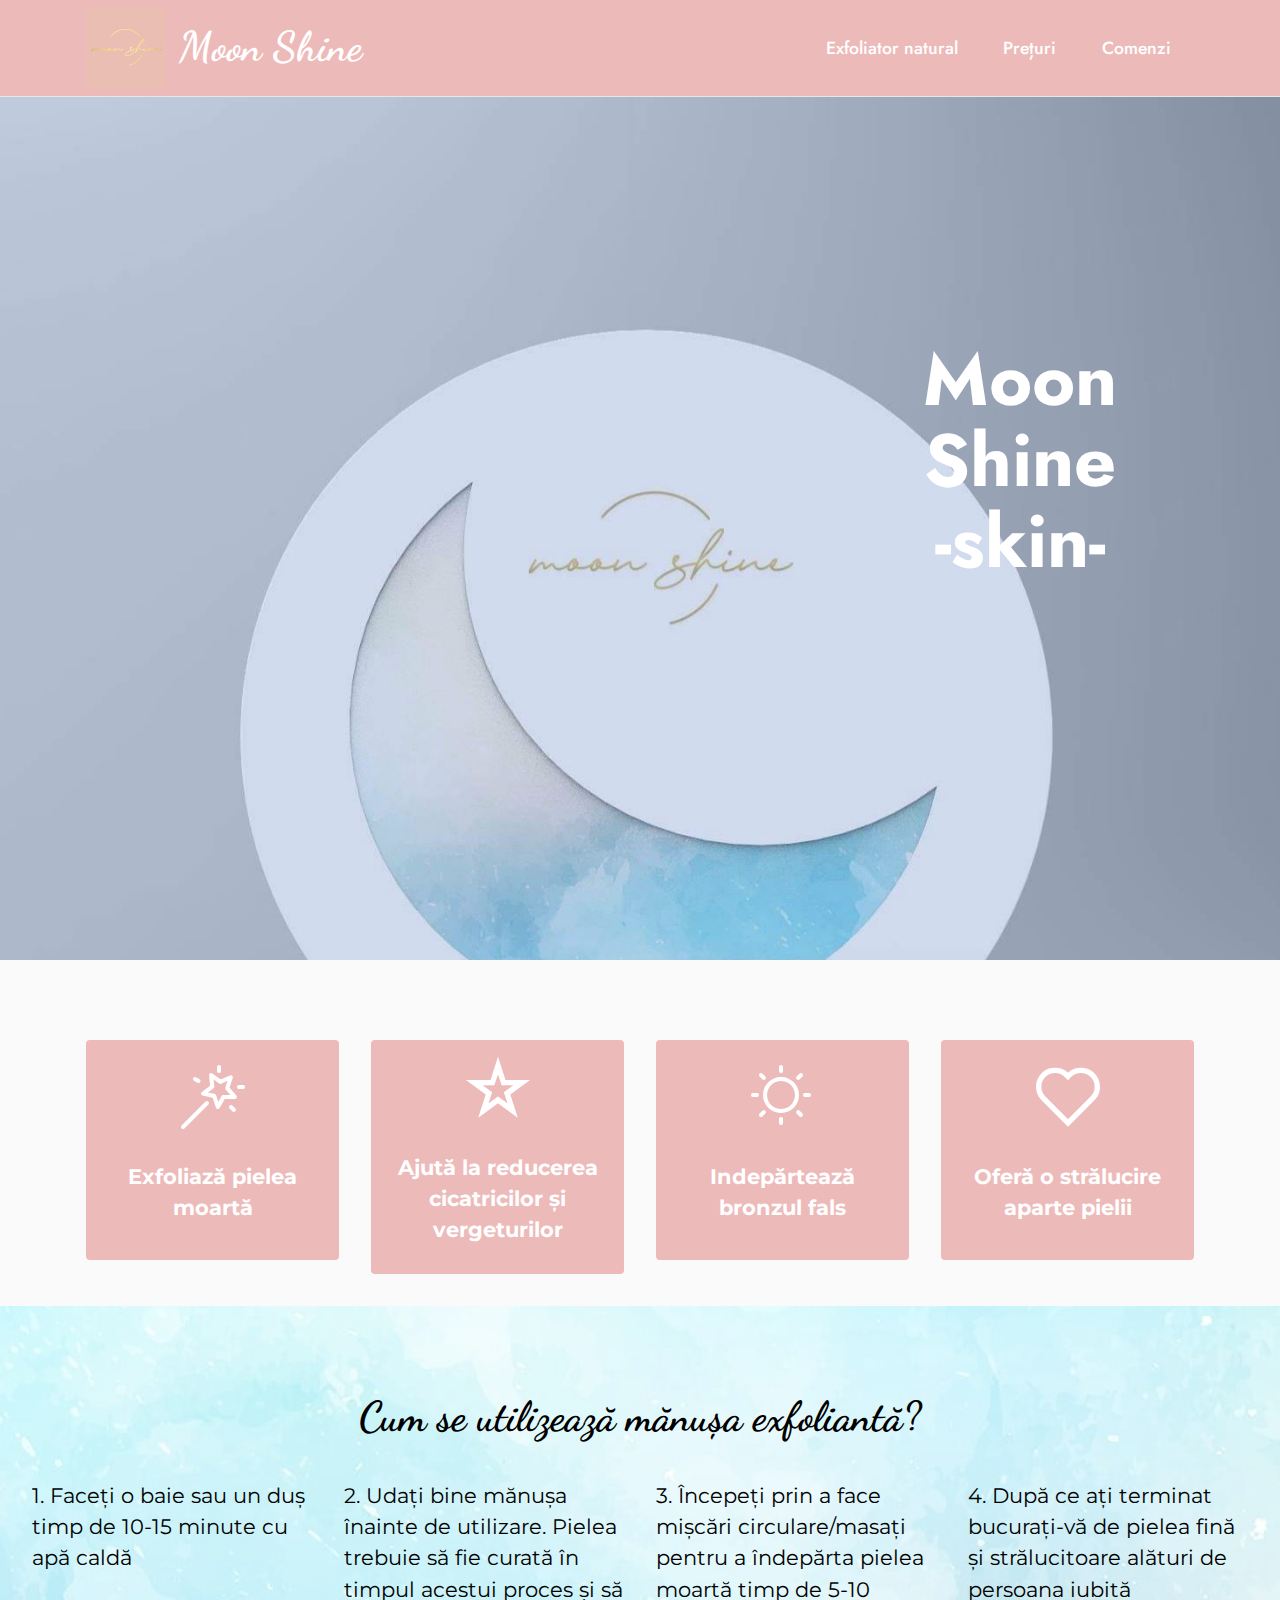
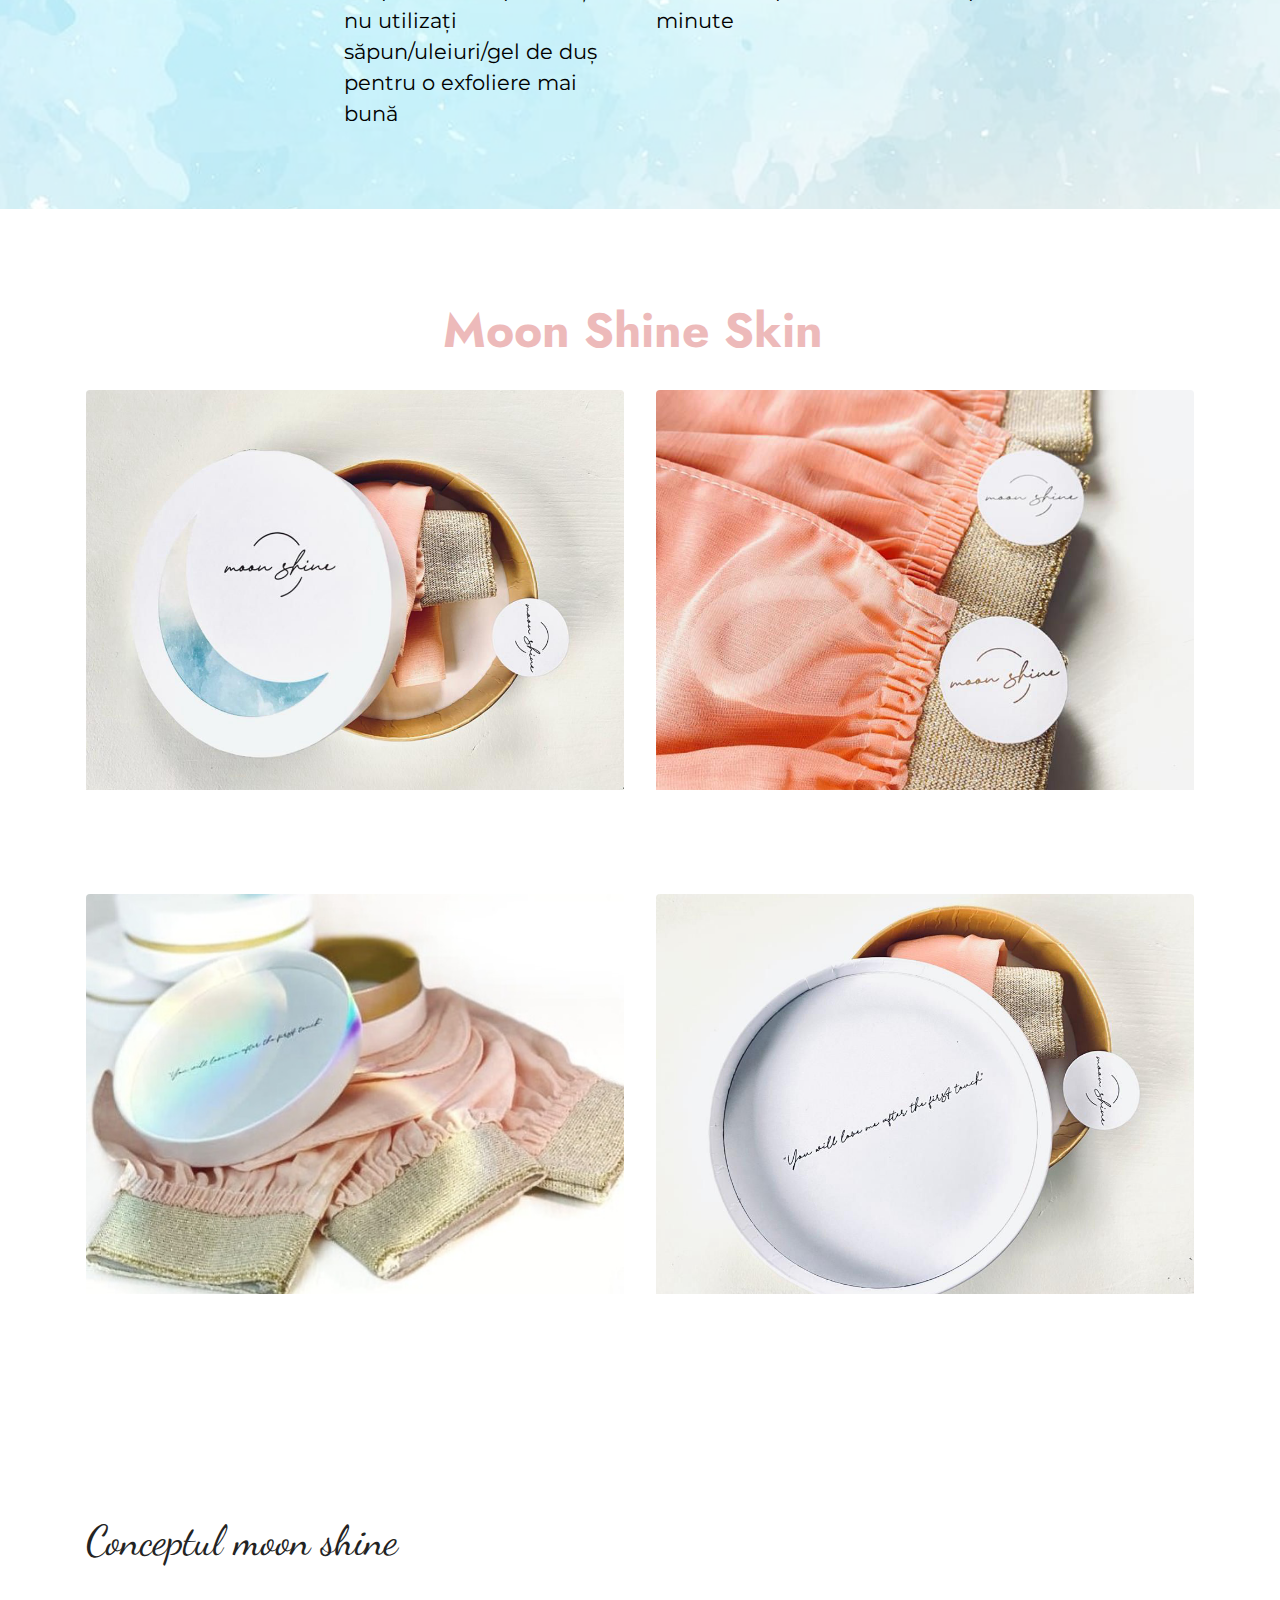
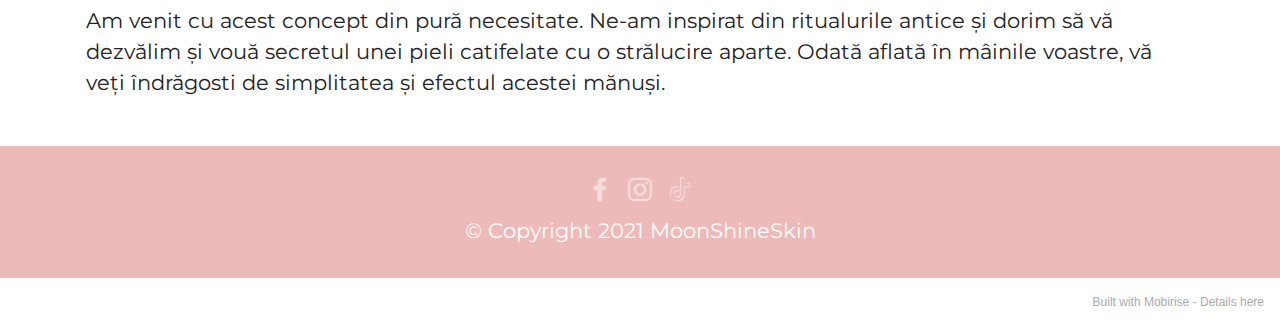
<file: index.html>
<!DOCTYPE html>
<html  >
<head>
  <!-- Site made with Mobirise Website Builder v5.2.0, https://mobirise.com -->
  <meta charset="UTF-8">
  <meta http-equiv="X-UA-Compatible" content="IE=edge">
  <meta name="generator" content="Mobirise v5.2.0, mobirise.com">
  <meta name="viewport" content="width=device-width, initial-scale=1, minimum-scale=1">
  <link rel="shortcut icon" href="assets/images/moonsh-160x160.jpg" type="image/x-icon">
  <meta name="description" content="">
  
  
  <title>Home</title>
  <link rel="stylesheet" href="assets/web/assets/mobirise-icons2/mobirise2.css">
  <link rel="stylesheet" href="assets/web/assets/mobirise-icons-bold/mobirise-icons-bold.css">
  <link rel="stylesheet" href="assets/tether/tether.min.css">
  <link rel="stylesheet" href="assets/bootstrap/css/bootstrap.min.css">
  <link rel="stylesheet" href="assets/bootstrap/css/bootstrap-grid.min.css">
  <link rel="stylesheet" href="assets/bootstrap/css/bootstrap-reboot.min.css">
  <link rel="stylesheet" href="assets/dropdown/css/style.css">
  <link rel="stylesheet" href="assets/socicon/css/styles.css">
  <link rel="stylesheet" href="assets/theme/css/style.css">
  <link rel="preload" as="style" href="assets/mobirise/css/mbr-additional.css"><link rel="stylesheet" href="assets/mobirise/css/mbr-additional.css" type="text/css">
  
  
  
  
</head>
<body>
  
  <section class="menu cid-s48OLK6784" once="menu" id="menu1-h">
    
    <nav class="navbar navbar-dropdown navbar-fixed-top navbar-expand-lg">
        <div class="container">
            <div class="navbar-brand">
                <span class="navbar-logo">
                    <a href="index.html">
                        <img src="assets/images/moonsh-160x160.jpg" alt="Mobirise" style="height: 5rem;">
                    </a>
                </span>
                <span class="navbar-caption-wrap"><a class="navbar-caption text-secondary display-5" href="index.html">Moon Shine</a></span>
            </div>
            <button class="navbar-toggler" type="button" data-toggle="collapse" data-target="#navbarSupportedContent" aria-controls="navbarNavAltMarkup" aria-expanded="false" aria-label="Toggle navigation">
                <div class="hamburger">
                    <span></span>
                    <span></span>
                    <span></span>
                    <span></span>
                </div>
            </button>
            <div class="collapse navbar-collapse" id="navbarSupportedContent">
                <ul class="navbar-nav nav-dropdown nav-right" data-app-modern-menu="true"><li class="nav-item"><a class="nav-link link text-secondary text-primary display-4" href="exfoliator natural.html">Exfoliator natural</a></li>
                    <li class="nav-item"><a class="nav-link link text-secondary text-primary display-4" href="page4.html">Prețuri</a></li><li class="nav-item"><a class="nav-link link text-secondary display-4" href="page3.html">Comenzi</a></li></ul>
                
                
            </div>
        </div>
    </nav>

</section>

<section class="header3 cid-sl1KBeVNVL mbr-fullscreen" id="header3-r">

    

    <div class="mbr-overlay" style="opacity: 0.2; background-color: rgb(68, 121, 217);"></div>

    <div class="align-center container">
        <div class="row justify-content-end">
            <div class="col-12 col-lg-4">
                <h1 class="mbr-section-title mbr-fonts-style mb-3 display-1"><strong>Moon Shine</strong><br><strong>-skin-<br></strong><br></h1>
                
                
                
            </div>
        </div>
    </div>
</section>

<section class="features1 cid-slZ04m0PbH" id="features2-23">

    

    
    <div class="container">
        <div class="row justify-content-center">
            <div class="col-12 col-md-6 col-lg-3">
                <div class="card-wrapper">
                    <div class="card-box align-center">
                        <span class="mbr-iconfont mbrib-magic-stick" style="color: rgb(255, 255, 255); fill: rgb(255, 255, 255);"></span>
                        <h4 class="card-title align-center mbr-black mbr-fonts-style display-7"><strong>Exfoliază pielea moartă</strong></h4>
                    </div>
                </div>
            </div>
            <div class="col-12 col-md-6 col-lg-3">
                <div class="card-wrapper">
                    <div class="card-box align-center">
                        <span class="mbr-iconfont mobi-mbri-star mobi-mbri" style="color: rgb(255, 255, 255); fill: rgb(255, 255, 255);"></span>
                        <h4 class="card-title align-center mbr-black mbr-fonts-style display-7"><strong>Ajută la reducerea cicatricilor și vergeturilor</strong></h4>
                    </div>
                </div>
            </div>
            <div class="col-12 col-md-6 col-lg-3">
                <div class="card-wrapper">
                    <div class="card-box align-center">
                        <span class="mbr-iconfont mbrib-sun" style="color: rgb(255, 255, 255); fill: rgb(255, 255, 255);"></span>
                        <h4 class="card-title align-center mbr-black mbr-fonts-style display-7"><strong>Indepărtează bronzul fals</strong></h4>
                    </div>
                </div>
            </div>
            <div class="col-12 col-md-6 col-lg-3">
                <div class="card-wrapper">
                    <div class="card-box align-center">
                        <span class="mbr-iconfont mobi-mbri-hearth mobi-mbri" style="color: rgb(255, 255, 255); fill: rgb(255, 255, 255);"></span>
                        <h4 class="card-title align-center mbr-black mbr-fonts-style display-7"><strong>Oferă o strălucire aparte pielii</strong></h4>
                    </div>
                </div>
            </div>
        </div>
    </div>
</section>

<section class="features17 cid-slZ071wQtu" id="features18-24">

    

    <div class="mbr-overlay" style="opacity: 0.5; background-color: rgb(255, 255, 255);">
    </div>
    <div class="container-fluid">
        <div class="mbr-section-head">
            <div class="col-12">
                <h4 class="mbr-section-title mbr-fonts-style align-center mb-0 display-5"><strong>Cum se utilizează mănușa exfoliantă?</strong></h4>
                
            </div>
        </div>
        <div class="row mt-4">
            <div class="col-12 col-md-6 col-lg-3">
                <div class="card-wrapper mb-4">
                    <div class="card-box align-left">
                        
                        <p class="mbr-text mbr-fonts-style mb-3 display-7">1. Faceți o baie sau un duș timp de 10-15 minute cu apă caldă</p><div class="link-wrap">
                                
                            </div>
                    </div>
                </div>
            </div>
            <div class="col-12 col-md-6 col-lg-3">
                <div class="card-wrapper mb-4">
                    <div class="card-box align-left">
                        
                        <p class="mbr-text mbr-fonts-style mb-3 display-7">2.&nbsp;Udați bine mănușa înainte de utilizare. Pielea trebuie să fie curată în timpul acestui proces și să nu utilizați săpun/uleiuri/gel de duș pentru o exfoliere mai bună</p><div class="link-wrap">
                                
                            </div>
                    </div>
                </div>
            </div>
            <div class="col-12 col-md-6 col-lg-3">
                <div class="card-wrapper mb-4">
                    <div class="card-box align-left">
                        
                        <p class="mbr-text mbr-fonts-style mb-3 display-7">3.<strong>&nbsp;</strong>Începeți prin a face mișcări circulare/masați pentru a îndepărta pielea moartă timp de 5-10 minute</p><div class="link-wrap">
                                
                            </div>
                    </div>
                </div>
            </div>
            <div class="col-12 col-md-6 col-lg-3">
                <div class="card-wrapper mb-4">
                    <div class="card-box align-left">
                        
                        <p class="mbr-text mbr-fonts-style mb-3 display-7">4.&nbsp;După ce ați terminat bucurați-vă de pielea fină și strălucitoare alături de persoana iubită</p><div class="link-wrap">
                                
                            </div>
                    </div>
                </div>
            </div>
        </div>
    </div>
</section>

<section class="gallery2 cid-so2EDxvLj9" id="gallery2-29">
    
    
    <div class="container">
        <div class="mbr-section-head">
            <h4 class="mbr-section-title mbr-fonts-style align-center mb-0 display-2"><strong>Moon Shine Skin&nbsp;</strong></h4>
            
        </div>
        <div class="row mt-4">
            <div class="item features-image сol-12 col-md-6 col-lg-6">
                <div class="item-wrapper">
                    <div class="item-img">
                        <img src="assets/images/whatsapp-image-2021-02-04-at-11.42.08-2-967x1024.jpg" alt="">
                    </div>
                    <div class="item-content">
                        <h5 class="item-title mbr-fonts-style display-5"></h5>
                        
                        
                    </div>
                    
                </div>
            </div>
            <div class="item features-image сol-12 col-md-6 col-lg-6">
                <div class="item-wrapper">
                    <div class="item-img">
                        <img src="assets/images/whatsapp-image-2021-02-04-at-11.42.08-4-768x1024.jpg" alt="">
                    </div>
                    <div class="item-content">
                        <h5 class="item-title mbr-fonts-style display-5"></h5>
                        
                        
                    </div>
                    
                </div>
            </div>
            <div class="item features-image сol-12 col-md-6 col-lg-6">
                <div class="item-wrapper">
                    <div class="item-img">
                        <img src="assets/images/whatsapp-image-2021-02-04-at-11.42.08-768x1024.jpeg" alt="">
                    </div>
                    <div class="item-content">
                        <h5 class="item-title mbr-fonts-style display-5"></h5>
                        
                        
                    </div>
                    
                </div>
            </div>
            <div class="item features-image сol-12 col-md-6 col-lg-6">
                <div class="item-wrapper">
                    <div class="item-img">
                        <img src="assets/images/whatsapp-image-2021-02-04-at-12.19.50-961x1024.jpg" alt="" title="">
                    </div>
                    <div class="item-content">
                        <h5 class="item-title mbr-fonts-style display-5"></h5>
                        
                        
                    </div>
                    
                </div>
            </div>
        </div>
    </div>
</section>

<section class="content5 cid-so3f8te6VV" id="content5-2a">
    
    <div class="container">
        <div class="row justify-content-center">
            <div class="col-md-12 col-lg-12">
                
                <h4 class="mbr-section-subtitle mbr-fonts-style mb-4 display-5">Conceptul moon shine</h4>
                <p class="mbr-text mbr-fonts-style display-7">Am venit cu acest concept din pură necesitate. Ne-am inspirat din ritualurile antice și dorim să vă dezvălim și vouă secretul unei pieli catifelate cu o strălucire aparte.&nbsp;Odată aflată în mâinile voastre, vă veți îndrăgosti de simplitatea și efectul acestei mănuși.&nbsp;</p>
            </div>
        </div>
    </div>
</section>

<section class="footer3 cid-s48P1Icc8J" once="footers" id="footer3-i">

    

    

    <div class="container">
        <div class="media-container-row align-center mbr-white">
            
            <div class="row social-row">
                <div class="social-list align-right pb-2">
                    
                    
                    
                    
                    
                    
                <div class="soc-item">
                        <a href="https://www.facebook.com/moonshineskin" target="_blank">
                            <span class="mbr-iconfont mbr-iconfont-social socicon-facebook socicon"></span>
                        </a>
                    </div><div class="soc-item">
                        <a href="https://www.instagram.com/moon_shine_skin/" target="_blank">
                            <span class="mbr-iconfont mbr-iconfont-social socicon-instagram socicon"></span>
                        </a>
                    </div><div class="soc-item">
                        <a href="https://www.instagram.com/moon_shine_skin/" target="_blank">
                            <span class="mbr-iconfont mbr-iconfont-social socicon-tiktok socicon"></span>
                        </a>
                    </div></div>
            </div>
            <div class="row row-copirayt">
                <p class="mbr-text mb-0 mbr-fonts-style mbr-white align-center display-7">© Copyright 2021 MoonShineSkin</p>
            </div>
        </div>
    </div>
</section><section style="background-color: #fff; font-family: -apple-system, BlinkMacSystemFont, 'Segoe UI', 'Roboto', 'Helvetica Neue', Arial, sans-serif; color:#aaa; font-size:12px; padding: 0; align-items: center; display: flex;"><a href="https://mobirise.site/s" style="flex: 1 1; height: 3rem; padding-left: 1rem;"></a><p style="flex: 0 0 auto; margin:0; padding-right:1rem;">Built with Mobirise - <a href="https://mobirise.site/l" style="color:#aaa;">Details here</a></p></section><script src="assets/web/assets/jquery/jquery.min.js"></script>  <script src="assets/popper/popper.min.js"></script>  <script src="assets/tether/tether.min.js"></script>  <script src="assets/bootstrap/js/bootstrap.min.js"></script>  <script src="assets/smoothscroll/smooth-scroll.js"></script>  <script src="assets/dropdown/js/nav-dropdown.js"></script>  <script src="assets/dropdown/js/navbar-dropdown.js"></script>  <script src="assets/touchswipe/jquery.touch-swipe.min.js"></script>  <script src="assets/theme/js/script.js"></script>  
  
  
</body>
</html>
</file>
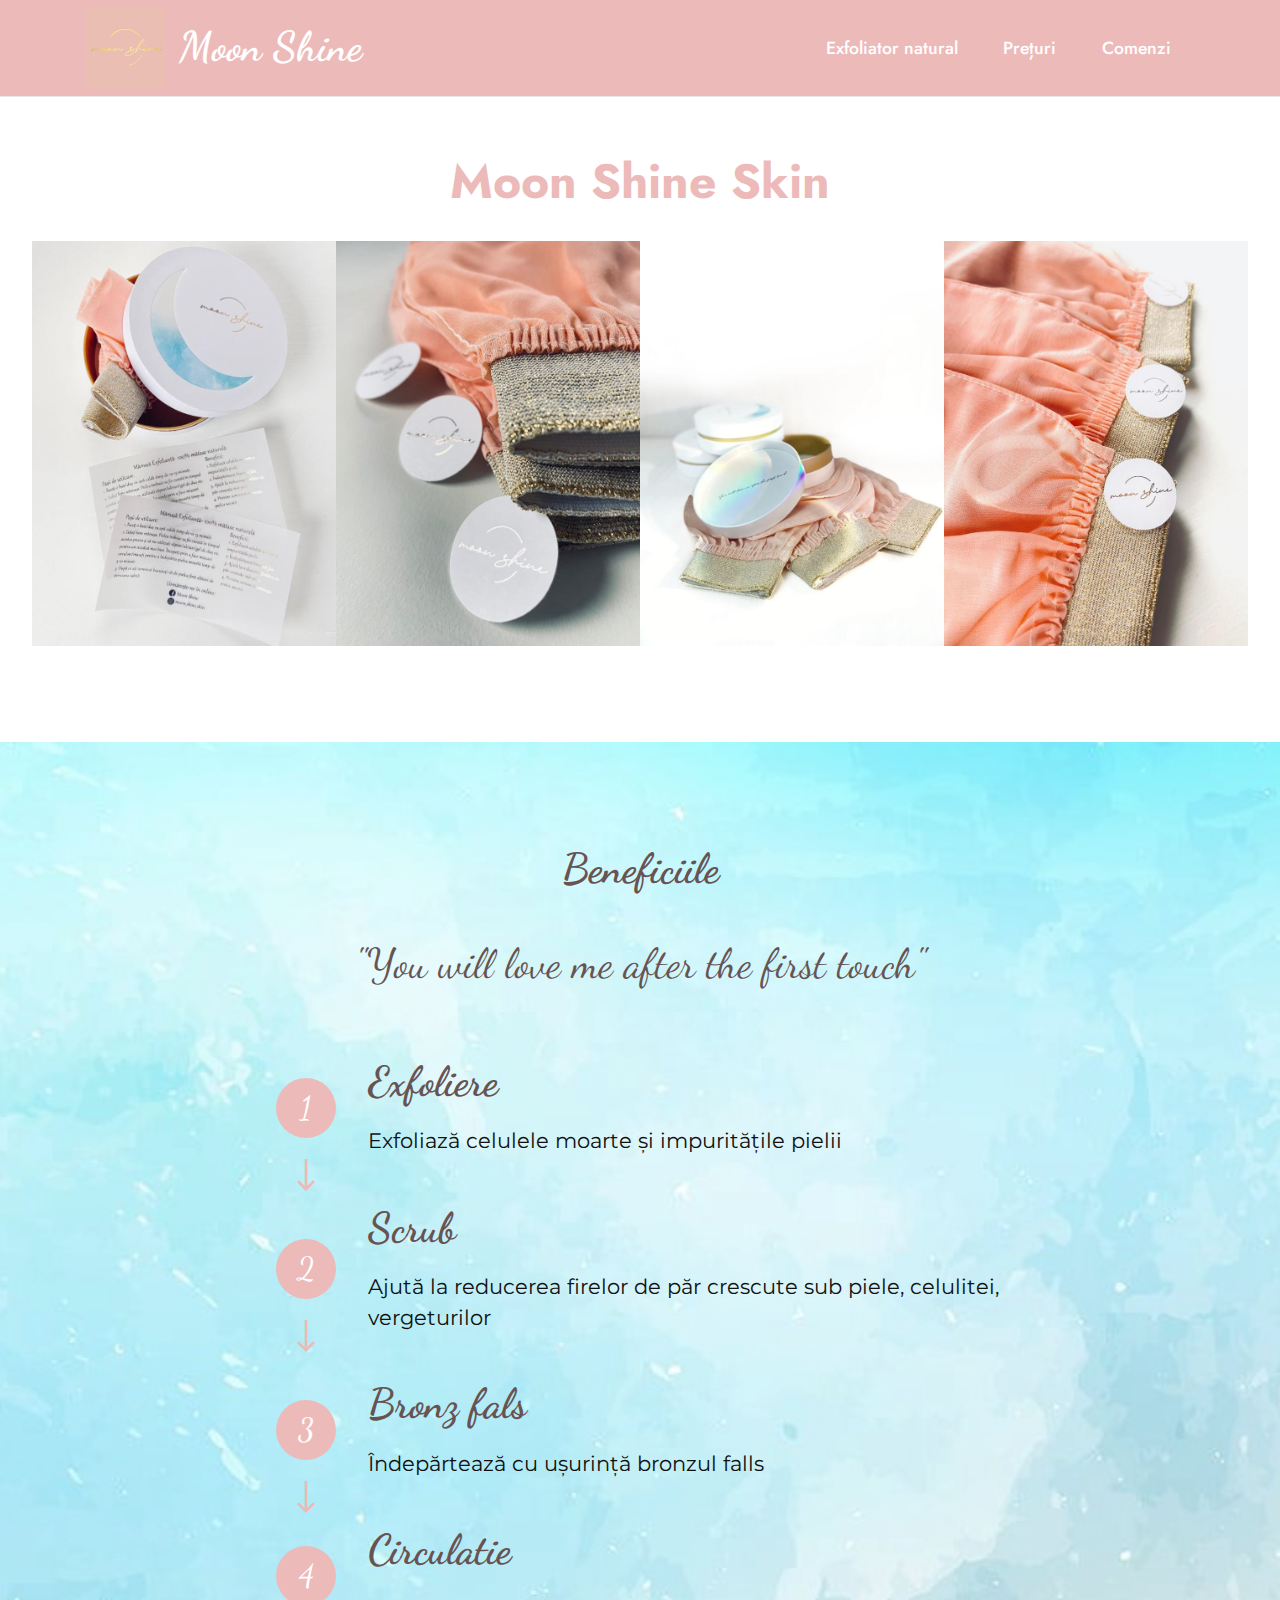
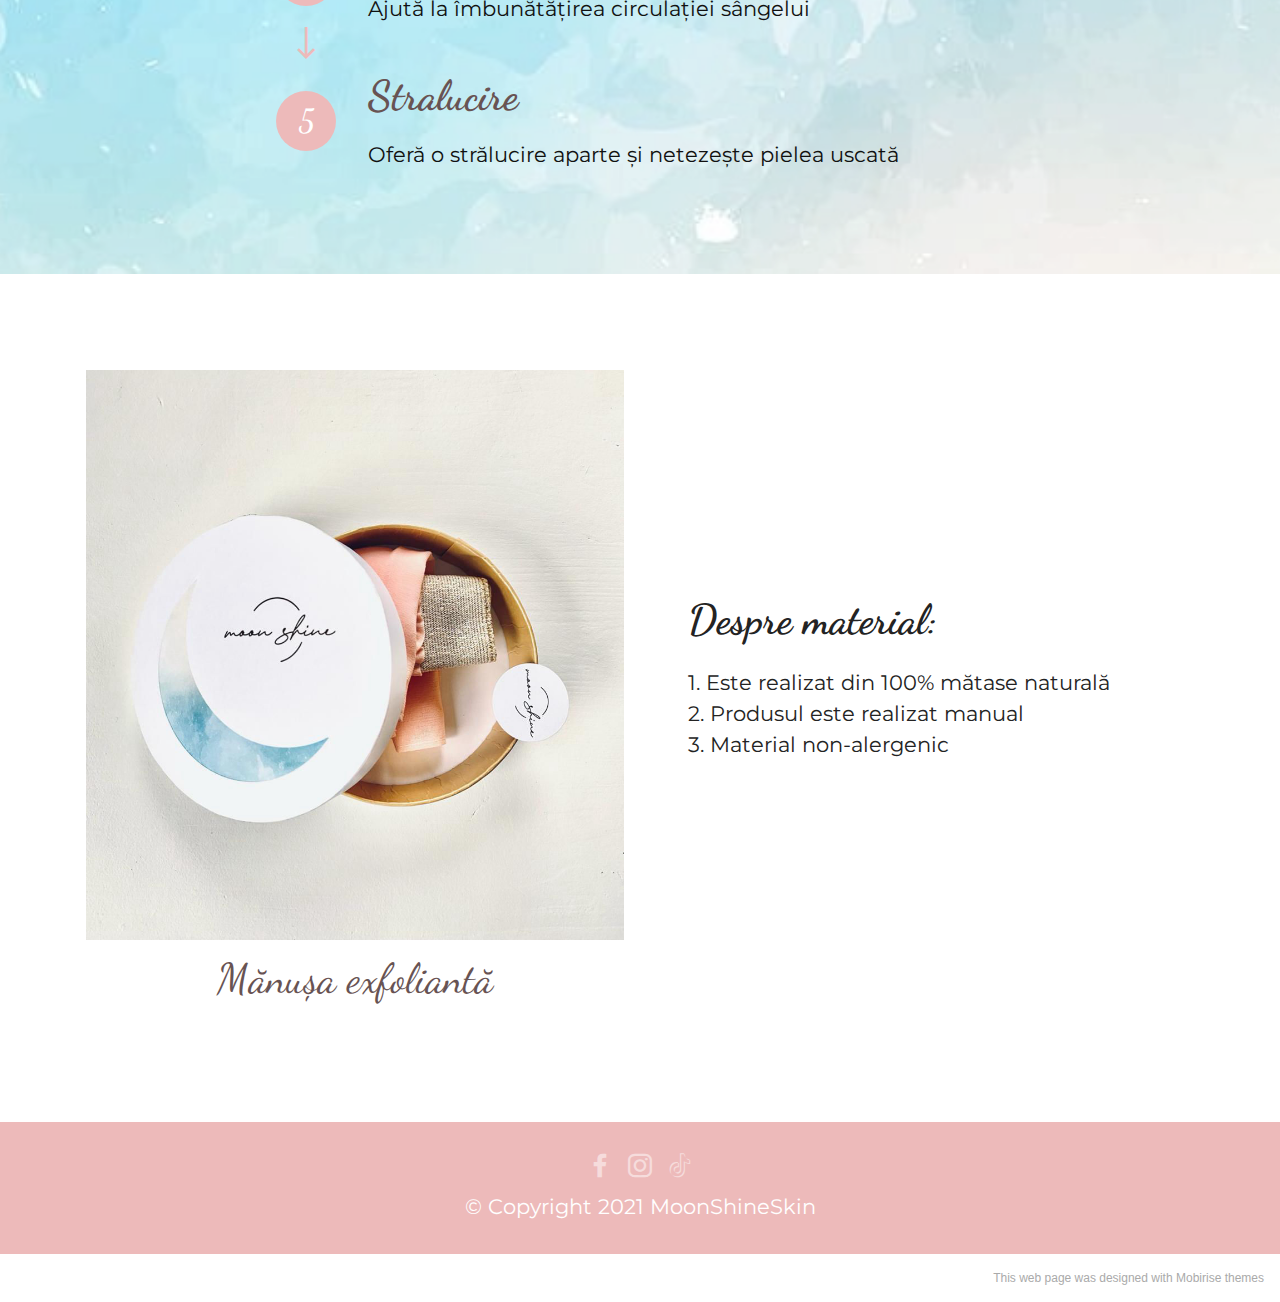
<file: exfoliator natural.html>
<!DOCTYPE html>
<html  >
<head>
  <!-- Site made with Mobirise Website Builder v5.2.0, https://mobirise.com -->
  <meta charset="UTF-8">
  <meta http-equiv="X-UA-Compatible" content="IE=edge">
  <meta name="generator" content="Mobirise v5.2.0, mobirise.com">
  <meta name="viewport" content="width=device-width, initial-scale=1, minimum-scale=1">
  <link rel="shortcut icon" href="assets/images/moonsh-160x160.jpg" type="image/x-icon">
  <meta name="description" content="">
  
  
  <title>exfoliator natural</title>
  <link rel="stylesheet" href="assets/web/assets/mobirise-icons2/mobirise2.css">
  <link rel="stylesheet" href="assets/tether/tether.min.css">
  <link rel="stylesheet" href="assets/bootstrap/css/bootstrap.min.css">
  <link rel="stylesheet" href="assets/bootstrap/css/bootstrap-grid.min.css">
  <link rel="stylesheet" href="assets/bootstrap/css/bootstrap-reboot.min.css">
  <link rel="stylesheet" href="assets/dropdown/css/style.css">
  <link rel="stylesheet" href="assets/socicon/css/styles.css">
  <link rel="stylesheet" href="assets/theme/css/style.css">
  <link rel="preload" as="style" href="assets/mobirise/css/mbr-additional.css"><link rel="stylesheet" href="assets/mobirise/css/mbr-additional.css" type="text/css">
  
  
  
  
</head>
<body>
  
  <section class="menu cid-s48OLK6784" once="menu" id="menu1-2b">
    
    <nav class="navbar navbar-dropdown navbar-fixed-top navbar-expand-lg">
        <div class="container">
            <div class="navbar-brand">
                <span class="navbar-logo">
                    <a href="index.html">
                        <img src="assets/images/moonsh-160x160.jpg" alt="Mobirise" style="height: 5rem;">
                    </a>
                </span>
                <span class="navbar-caption-wrap"><a class="navbar-caption text-secondary display-5" href="index.html">Moon Shine</a></span>
            </div>
            <button class="navbar-toggler" type="button" data-toggle="collapse" data-target="#navbarSupportedContent" aria-controls="navbarNavAltMarkup" aria-expanded="false" aria-label="Toggle navigation">
                <div class="hamburger">
                    <span></span>
                    <span></span>
                    <span></span>
                    <span></span>
                </div>
            </button>
            <div class="collapse navbar-collapse" id="navbarSupportedContent">
                <ul class="navbar-nav nav-dropdown nav-right" data-app-modern-menu="true"><li class="nav-item"><a class="nav-link link text-secondary text-primary display-4" href="exfoliator natural.html">Exfoliator natural</a></li>
                    <li class="nav-item"><a class="nav-link link text-secondary text-primary display-4" href="page4.html">Prețuri</a></li><li class="nav-item"><a class="nav-link link text-secondary display-4" href="page3.html">Comenzi</a></li></ul>
                
                
            </div>
        </div>
    </nav>

</section>

<section class="gallery6 mbr-gallery cid-so3nf8a1cy" id="gallery6-2l">
    

    

    <div class="container-fluid">
        <div class="mbr-section-head">
            <h3 class="mbr-section-title mbr-fonts-style align-center m-0 display-2"><strong>Moon Shine Skin</strong></h3>
            
        </div>
        <div class="row mbr-gallery mt-4">
            <div class="col-12 col-md-6 col-lg-3 item gallery-image">
                <div class="item-wrapper" data-toggle="modal" data-target="#solYG3cMCx-modal">
                    <img class="w-100" src="assets/images/whatsapp-image-2021-02-04-at-15.06.26-2-725x959.jpg" alt="" data-slide-to="0" data-target="#lb-solYG3cMCx">
                    <div class="icon-wrapper">
                        <span class="mobi-mbri mobi-mbri-search mbr-iconfont mbr-iconfont-btn"></span>
                    </div>
                </div>
                
            </div>
            <div class="col-12 col-md-6 col-lg-3 item gallery-image">
                <div class="item-wrapper" data-toggle="modal" data-target="#solYG3cMCx-modal">
                    <img class="w-100" src="assets/images/whatsapp-image-2021-02-04-at-15.06.26-725x967.jpg" alt="" data-slide-to="1" data-target="#lb-solYG3cMCx">
                    <div class="icon-wrapper">
                        <span class="mobi-mbri mobi-mbri-search mbr-iconfont mbr-iconfont-btn"></span>
                    </div>
                </div>
                
            </div>
            
            <div class="col-12 col-md-6 col-lg-3 item gallery-image">
                <div class="item-wrapper" data-toggle="modal" data-target="#solYG3cMCx-modal">
                    <img class="w-100" src="assets/images/whatsapp-image-2021-02-04-at-11.42.08-768x1024.jpg" alt="" data-slide-to="2" data-target="#lb-solYG3cMCx">
                    <div class="icon-wrapper">
                        <span class="mobi-mbri mobi-mbri-search mbr-iconfont mbr-iconfont-btn"></span>
                    </div>
                </div>
                
            </div><div class="col-12 col-md-6 col-lg-3 item gallery-image">
                <div class="item-wrapper" data-toggle="modal" data-target="#solYG3cMCx-modal">
                    <img class="w-100" src="assets/images/whatsapp-image-2021-02-04-at-11.42.08-4-725x967.jpg" alt="" data-slide-to="3" data-target="#lb-solYG3cMCx">
                    <div class="icon-wrapper">
                        <span class="mobi-mbri mobi-mbri-search mbr-iconfont mbr-iconfont-btn"></span>
                    </div>
                </div>
                
            </div>
        </div>

        <div class="modal mbr-slider" tabindex="-1" role="dialog" aria-hidden="true" id="solYG3cMCx-modal">
            <div class="modal-dialog" role="document">
                <div class="modal-content">
                    <div class="modal-body">
                        <div class="carousel slide" id="lb-solYG3cMCx" data-interval="5000">
                            <div class="carousel-inner">
                                <div class="carousel-item active">
                                    <img class="d-block w-100" src="assets/images/whatsapp-image-2021-02-04-at-15.06.26-2-725x959.jpg" alt="">
                                </div>
                                <div class="carousel-item">
                                    <img class="d-block w-100" src="assets/images/whatsapp-image-2021-02-04-at-15.06.26-725x967.jpg" alt="">
                                </div>
                                
                                <div class="carousel-item">
                                    <img class="d-block w-100" src="assets/images/whatsapp-image-2021-02-04-at-11.42.08-768x1024.jpg" alt="">
                                </div><div class="carousel-item">
                                    <img class="d-block w-100" src="assets/images/whatsapp-image-2021-02-04-at-11.42.08-4-725x967.jpg" alt="">
                                </div>
                            </div>
                            <ol class="carousel-indicators">
                                <li data-slide-to="0" class="active" data-target="#lb-solYG3cMCx"></li>
                                <li data-slide-to="1" data-target="#lb-solYG3cMCx"></li>
                                <li data-slide-to="2" data-target="#lb-solYG3cMCx"></li><li data-slide-to="3" data-target="#lb-solYG3cMCx"></li>
                                
                            </ol>
                            <a role="button" href="" class="close" data-dismiss="modal" aria-label="Close">
                            </a>
                            <a class="carousel-control-prev carousel-control" role="button" data-slide="prev" href="#lb-solYG3cMCx">
                                <span class="mobi-mbri mobi-mbri-arrow-prev" aria-hidden="true"></span>
                                <span class="sr-only">Previous</span>
                            </a>
                            <a class="carousel-control-next carousel-control" role="button" data-slide="next" href="#lb-solYG3cMCx">
                                <span class="mobi-mbri mobi-mbri-arrow-next" aria-hidden="true"></span>
                                <span class="sr-only">Next</span>
                            </a>
                        </div>
                    </div>
                </div>
            </div>
        </div>
    </div>
</section>

<section class="features19 cid-so3ojqgUqE" id="features20-2p">

    
    <div class="mbr-overlay" style="opacity: 0.3; background-color: rgb(255, 255, 255);">
    </div>
    <div class="container">
        <div class="row justify-content-center">
            <div class="col-md-12 col-lg-9">
                <div class="card-wrapper pb-4">
                    <div class="card-box align-center">
                        <h4 class="card-title mbr-fonts-style mb-4 display-5"><strong>Beneficiile</strong></h4>
                        <p class="mbr-text mbr-fonts-style mb-4 display-5">"You will love me after the first touch"</p>
                        
                    </div>
                </div>
            </div>
            <div class="col-12 col-md-8">
                <div class="item mbr-flex">
                    <div class="icon-box">
                        <span class="step-number mbr-fonts-style display-5">1</span>
                    </div>
                    <div class="text-box">
                        <h4 class="icon-title card-title mbr-black mbr-fonts-style display-5"><strong>Exfoliere</strong></h4>
                        <h5 class="icon-text mbr-black mbr-fonts-style display-7">Exfoliază celulele moarte și impuritățile pielii</h5>
                    </div>
                </div>
                <div class="item mbr-flex">
                    <div class="icon-box">
                        <span class="step-number mbr-fonts-style display-5">2</span>
                    </div>
                    <div class="text-box">
                        <h4 class="icon-title card-title mbr-black mbr-fonts-style display-5"><strong>Scrub</strong></h4>
                        <h5 class="icon-text mbr-black mbr-fonts-style display-7">Ajută la reducerea firelor de păr crescute sub piele, celulitei, vergeturilor</h5>
                    </div>
                </div>
                <div class="item mbr-flex">
                    <div class="icon-box">
                        <span class="step-number mbr-fonts-style display-5">3</span>
                    </div>
                    <div class="text-box">
                        <h4 class="icon-title card-title mbr-black mbr-fonts-style display-5"><strong>Bronz fals</strong></h4>
                        <h5 class="icon-text mbr-black mbr-fonts-style display-7">Îndepărtează cu ușurință bronzul falls</h5>
                    </div>
                </div>
                <div class="item mbr-flex">
                    <div class="icon-box">
                        <span class="step-number mbr-fonts-style display-5">4</span>
                    </div>
                    <div class="text-box">
                        <h4 class="icon-title card-title mbr-black mbr-fonts-style display-5"><strong>Circulatie</strong></h4>
                        <h5 class="icon-text mbr-black mbr-fonts-style display-7">Ajută la îmbunătățirea circulației sângelui</h5>
                    </div>
                </div>
                <div class="item mbr-flex last">
                    <div class="icon-box">
                        <span class="step-number mbr-fonts-style display-5">5</span>
                    </div>
                    <div class="text-box">
                        <h4 class="icon-title card-title mbr-black mbr-fonts-style display-5"><strong>Stralucire</strong></h4>
                        <h5 class="icon-text mbr-black mbr-fonts-style display-7">Oferă o strălucire aparte și netezește pielea uscată</h5>
                    </div>
                </div>
                
                
                
                
                
            </div>
        </div>
    </div>
</section>

<section class="image1 cid-so3nlUrXJP" id="image1-2n">
    

    

    <div class="container">
        <div class="row align-items-center">
            <div class="col-12 col-lg-6">
                <div class="image-wrapper">
                    <img src="assets/images/whatsapp-image-2021-02-04-at-11.42.08-2-967x1024.jpg" alt="Mobirise">
                    <p class="mbr-description mbr-fonts-style pt-2 align-center display-5">Mănușa exfoliantă</p>
                </div>
            </div>
            <div class="col-12 col-lg">
                <div class="text-wrapper">
                    <h3 class="mbr-section-title mbr-fonts-style mb-3 display-5"><strong>Despre material:</strong></h3>
                    <p class="mbr-text mbr-fonts-style display-7">1.&nbsp;Este realizat din 100% mătase naturală<br>2.&nbsp;Produsul este realizat manual<br>3.&nbsp;Material non-alergenic<br><br></p>
                </div>
            </div>
        </div>
    </div>
</section>

<section class="footer3 cid-s48P1Icc8J" once="footers" id="footer3-2c">

    

    

    <div class="container">
        <div class="media-container-row align-center mbr-white">
            
            <div class="row social-row">
                <div class="social-list align-right pb-2">
                    
                    
                    
                    
                    
                    
                <div class="soc-item">
                        <a href="https://www.facebook.com/moonshineskin" target="_blank">
                            <span class="mbr-iconfont mbr-iconfont-social socicon-facebook socicon"></span>
                        </a>
                    </div><div class="soc-item">
                        <a href="https://www.instagram.com/moon_shine_skin/" target="_blank">
                            <span class="mbr-iconfont mbr-iconfont-social socicon-instagram socicon"></span>
                        </a>
                    </div><div class="soc-item">
                        <a href="https://www.tiktok.com/@giuliagavriletea?lang=en" target="_blank">
                            <span class="mbr-iconfont mbr-iconfont-social socicon-tiktok socicon"></span>
                        </a>
                    </div></div>
            </div>
            <div class="row row-copirayt">
                <p class="mbr-text mb-0 mbr-fonts-style mbr-white align-center display-7">© Copyright 2021 MoonShineSkin</p>
            </div>
        </div>
    </div>
</section><section style="background-color: #fff; font-family: -apple-system, BlinkMacSystemFont, 'Segoe UI', 'Roboto', 'Helvetica Neue', Arial, sans-serif; color:#aaa; font-size:12px; padding: 0; align-items: center; display: flex;"><a href="https://mobirise.site/u" style="flex: 1 1; height: 3rem; padding-left: 1rem;"></a><p style="flex: 0 0 auto; margin:0; padding-right:1rem;"><a href="https://mobirise.site/r" style="color:#aaa;">This web page</a> was designed with Mobirise themes</p></section><script src="assets/web/assets/jquery/jquery.min.js"></script>  <script src="assets/popper/popper.min.js"></script>  <script src="assets/tether/tether.min.js"></script>  <script src="assets/bootstrap/js/bootstrap.min.js"></script>  <script src="assets/smoothscroll/smooth-scroll.js"></script>  <script src="assets/dropdown/js/nav-dropdown.js"></script>  <script src="assets/dropdown/js/navbar-dropdown.js"></script>  <script src="assets/touchswipe/jquery.touch-swipe.min.js"></script>  <script src="assets/theme/js/script.js"></script>  
  
  
</body>
</html>
</file>
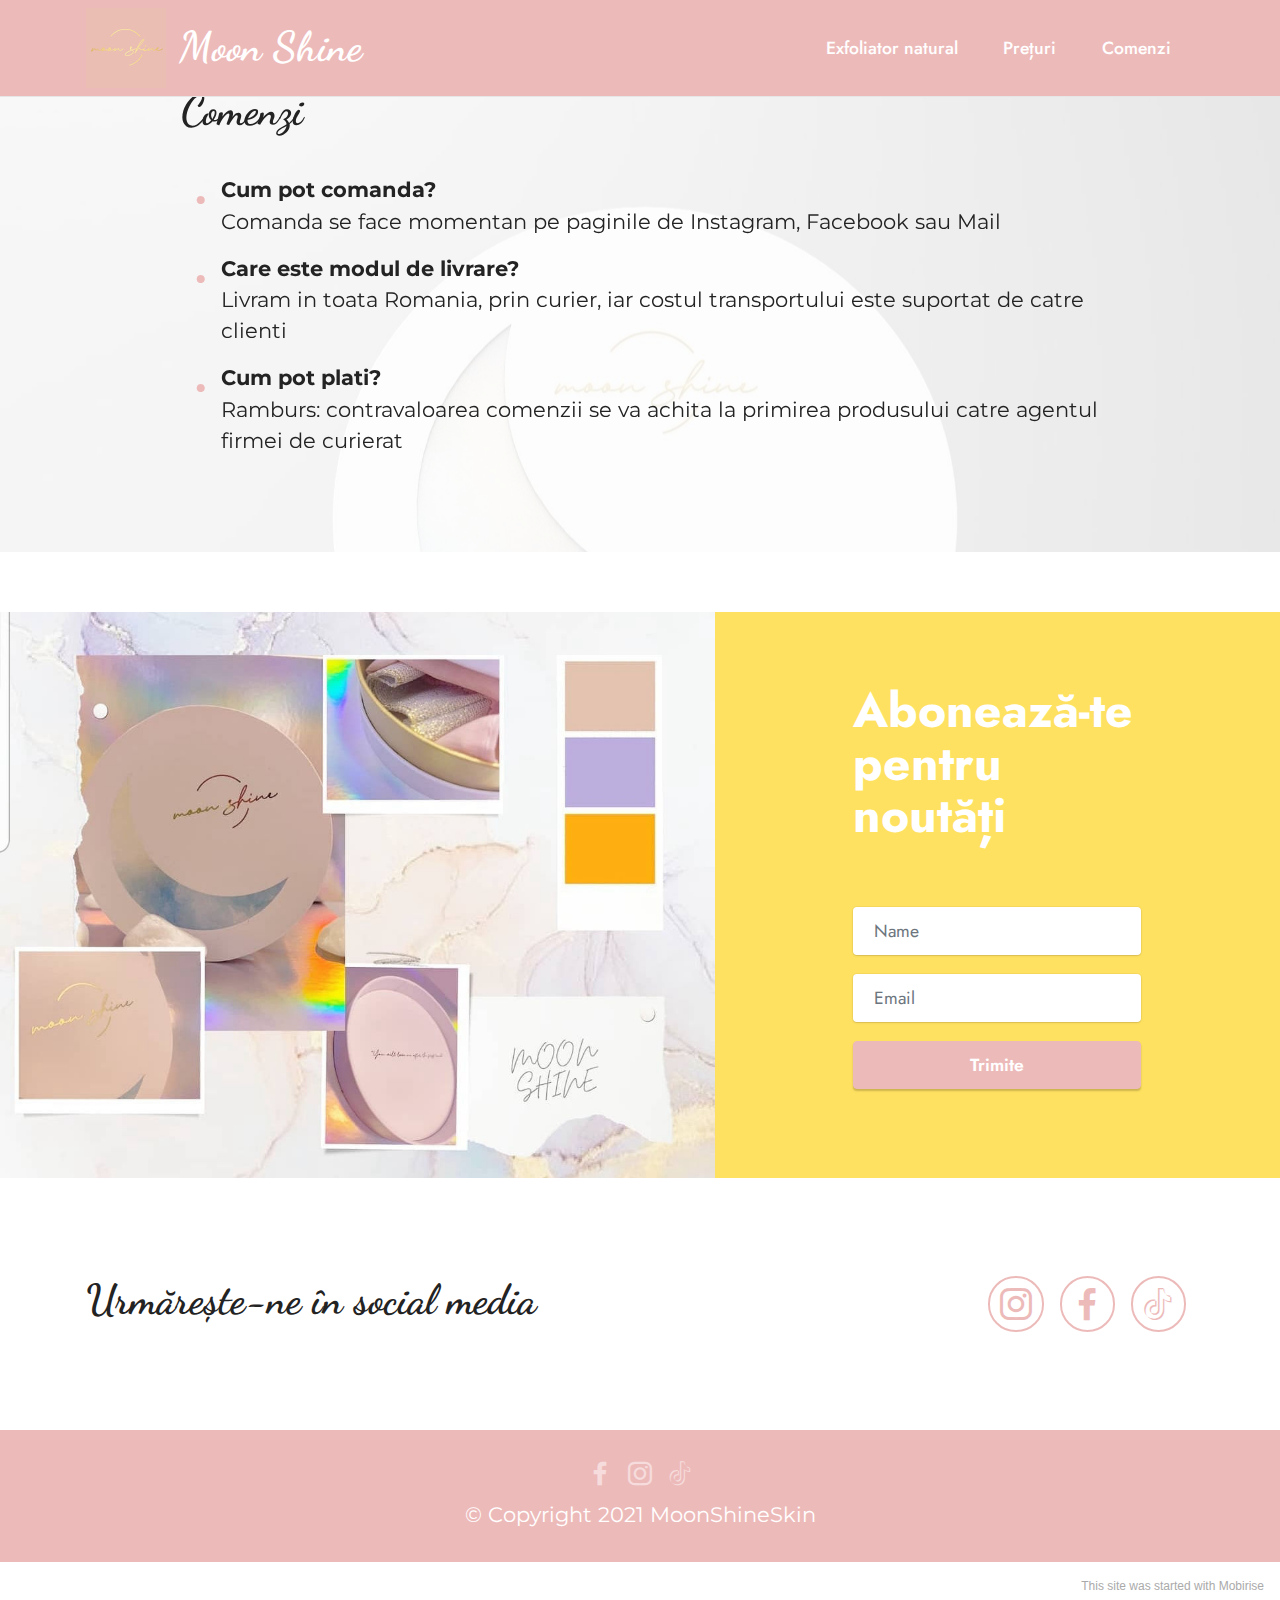
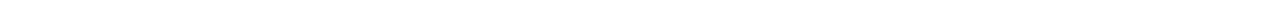
<file: page3.html>
<!DOCTYPE html>
<html  >
<head>
  <!-- Site made with Mobirise Website Builder v5.2.0, https://mobirise.com -->
  <meta charset="UTF-8">
  <meta http-equiv="X-UA-Compatible" content="IE=edge">
  <meta name="generator" content="Mobirise v5.2.0, mobirise.com">
  <meta name="viewport" content="width=device-width, initial-scale=1, minimum-scale=1">
  <link rel="shortcut icon" href="assets/images/moonsh-160x160.jpg" type="image/x-icon">
  <meta name="description" content="">
  
  
  <title>Comenzi</title>
  <link rel="stylesheet" href="assets/tether/tether.min.css">
  <link rel="stylesheet" href="assets/bootstrap/css/bootstrap.min.css">
  <link rel="stylesheet" href="assets/bootstrap/css/bootstrap-grid.min.css">
  <link rel="stylesheet" href="assets/bootstrap/css/bootstrap-reboot.min.css">
  <link rel="stylesheet" href="assets/dropdown/css/style.css">
  <link rel="stylesheet" href="assets/formstyler/jquery.formstyler.css">
  <link rel="stylesheet" href="assets/formstyler/jquery.formstyler.theme.css">
  <link rel="stylesheet" href="assets/datepicker/jquery.datetimepicker.min.css">
  <link rel="stylesheet" href="assets/socicon/css/styles.css">
  <link rel="stylesheet" href="assets/theme/css/style.css">
  <link rel="preload" as="style" href="assets/mobirise/css/mbr-additional.css"><link rel="stylesheet" href="assets/mobirise/css/mbr-additional.css" type="text/css">
  
  
  
  
</head>
<body>
  
  <section class="content14 cid-sl2nhXyrLQ mbr-parallax-background" id="content14-1f">
    
    <div class="mbr-overlay" style="opacity: 0.8; background-color: rgb(255, 255, 255);"></div>
    
    <div class="container">
        <div class="row justify-content-center">
            <div class="col-md-12 col-lg-10">
                    <h3 class="mbr-section-title mbr-fonts-style mb-4 display-5"><strong>Comenzi</strong></h3>
                <ul class="list mbr-fonts-style display-7">
                    <li><strong>Cum pot comanda?</strong><br>Comanda se face momentan pe paginile de Instagram, Facebook sau Mail</li>
                    <li><strong>Care este modul de livrare?</strong><br>Livram in toata Romania, prin curier, iar costul transportului este suportat de catre clienti&nbsp;</li>
                    <li><strong>Cum pot plati?</strong><br>Ramburs: contravaloarea comenzii se va achita la primirea produsului catre agentul firmei de curierat</li>
                </ul>
            </div>
        </div>
    </div>
</section>

<section class="menu cid-s48OLK6784" once="menu" id="menu1-19">
    
    <nav class="navbar navbar-dropdown navbar-fixed-top navbar-expand-lg">
        <div class="container">
            <div class="navbar-brand">
                <span class="navbar-logo">
                    <a href="index.html">
                        <img src="assets/images/moonsh-160x160.jpg" alt="Mobirise" style="height: 5rem;">
                    </a>
                </span>
                <span class="navbar-caption-wrap"><a class="navbar-caption text-secondary display-5" href="index.html">Moon Shine</a></span>
            </div>
            <button class="navbar-toggler" type="button" data-toggle="collapse" data-target="#navbarSupportedContent" aria-controls="navbarNavAltMarkup" aria-expanded="false" aria-label="Toggle navigation">
                <div class="hamburger">
                    <span></span>
                    <span></span>
                    <span></span>
                    <span></span>
                </div>
            </button>
            <div class="collapse navbar-collapse" id="navbarSupportedContent">
                <ul class="navbar-nav nav-dropdown nav-right" data-app-modern-menu="true"><li class="nav-item"><a class="nav-link link text-secondary text-primary display-4" href="exfoliator natural.html">Exfoliator natural</a></li>
                    <li class="nav-item"><a class="nav-link link text-secondary text-primary display-4" href="page4.html">Prețuri</a></li><li class="nav-item"><a class="nav-link link text-secondary display-4" href="page3.html">Comenzi</a></li></ul>
                
                
            </div>
        </div>
    </nav>

</section>

<section class="form3 cid-so3hPPZbLM" id="form3-2j">

    

    

    <div class="container-fluid">
        <div class="row justify-content-center">
            <div class="col-lg-7 col-12">
                <div class="image-wrapper">
                    <img class="w-100" src="assets/images/whatsapp-image-2021-02-04-at-11.44.02-1080x856.jpg" alt="Mobirise">
                </div>
            </div>
            <div class="col-lg-3 offset-lg-1 mbr-form" data-form-type="formoid">
                <form action="https://mobirise.eu/" method="POST" class="mbr-form form-with-styler" data-form-title="Form Name"><input type="hidden" name="email" data-form-email="true" value="I5U4ZchahdleE3wdAuAKZC7FhZpH+ekw84c6PueJOT+i1dCW8tsBUz+jiSgohfPPJkIOhEGnwndbJfDTEtUKTnl6jQwYO092BZ8Fl1kfRoy0jxk5CW6xQSFWua+sDBg3">
                    <div class="">
                        <div hidden="hidden" data-form-alert="" class="alert alert-success col-12">Îți mulțumim că ai ales Moon Shine Skin. Stelele noastre căzătoare îți vor îndeplini o dorință 💫</div>
                        <div hidden="hidden" data-form-alert-danger="" class="alert alert-danger col-12">Oops...! some
                            problem!</div>
                    </div>
                    <div class="dragArea row">
                        <div class="col-lg-12 col-md-12 col-sm-12">
                            <h1 class="mbr-section-title mb-4 display-2"><strong>Abonează-te pentru noutăți</strong></h1>
                        </div>
                        <div class="col-lg-12 col-md-12 col-sm-12">
                            <p class="mbr-text mbr-fonts-style mb-4 display-7"></p>
                        </div>
                        <div data-for="name" class="col-lg-12 col-md col-sm-12 form-group">
                            <input type="text" name="name" placeholder="Name" data-form-field="name" class="form-control" value="" id="name-form3-2j">
                        </div>
                        <div class="col-lg-12 col-md col-sm-12 form-group" data-for="email">
                            <input type="email" name="email" placeholder="Email" data-form-field="email" class="form-control" value="" id="email-form3-2j">
                        </div>
                        <div class="col-md-auto col-12 mbr-section-btn"><button type="submit" class="btn btn-primary display-4">Trimite</button></div>
                    </div>
                </form>
            </div>
            <div class="offset-lg-1"></div>
        </div>
    </div>
</section>

<section class="contacts4 cid-so3Sz3K8Dp" id="contacts4-2y">

    

    

    <div class="container">
        <div class="row align-items-center justify-content-center">
            <div class="text-content col-12 col-md-6">
                <h2 class="mbr-section-title mbr-fonts-style display-5"><strong>Urmărește-ne în social media</strong></h2>
                
            </div>
            <div class="icons d-flex align-items-center col-12 col-md-6 justify-content-end mt-md-0 mt-2 flex-wrap">
                <a href="https://www.instagram.com/moon_shine_skin/" target="_blank">
                    <span class="mbr-iconfont mbr-iconfont-social socicon-instagram socicon"></span>
                </a>
                <a href="https://www.facebook.com/moonshineskin" target="_blank">
                    <span class="mbr-iconfont mbr-iconfont-social socicon-facebook socicon"></span>
                </a>
                <a href="https://www.tiktok.com/@giuliagavriletea?lang=en" target="_blank">
                    <span class="mbr-iconfont mbr-iconfont-social socicon-tiktok socicon"></span>
                </a>
                
                
                
                
                
                
                
            </div>
        </div>
    </div>
    
</section>

<section class="footer3 cid-s48P1Icc8J" once="footers" id="footer3-1a">

    

    

    <div class="container">
        <div class="media-container-row align-center mbr-white">
            
            <div class="row social-row">
                <div class="social-list align-right pb-2">
                    
                    
                    
                    
                    
                    
                <div class="soc-item">
                        <a href="https://www.facebook.com/moonshineskin" target="_blank">
                            <span class="mbr-iconfont mbr-iconfont-social socicon-facebook socicon"></span>
                        </a>
                    </div><div class="soc-item">
                        <a href="https://www.instagram.com/moon_shine_skin/" target="_blank">
                            <span class="mbr-iconfont mbr-iconfont-social socicon-instagram socicon"></span>
                        </a>
                    </div><div class="soc-item">
                        <a href="https://www.tiktok.com/@giuliagavriletea?lang=en" target="_blank">
                            <span class="mbr-iconfont mbr-iconfont-social socicon-tiktok socicon"></span>
                        </a>
                    </div></div>
            </div>
            <div class="row row-copirayt">
                <p class="mbr-text mb-0 mbr-fonts-style mbr-white align-center display-7">© Copyright 2021 MoonShineSkin</p>
            </div>
        </div>
    </div>
</section><section style="background-color: #fff; font-family: -apple-system, BlinkMacSystemFont, 'Segoe UI', 'Roboto', 'Helvetica Neue', Arial, sans-serif; color:#aaa; font-size:12px; padding: 0; align-items: center; display: flex;"><a href="https://mobirise.site/y" style="flex: 1 1; height: 3rem; padding-left: 1rem;"></a><p style="flex: 0 0 auto; margin:0; padding-right:1rem;"><a href="https://mobirise.site/d" style="color:#aaa;">This site</a> was started with Mobirise</p></section><script src="assets/web/assets/jquery/jquery.min.js"></script>  <script src="assets/popper/popper.min.js"></script>  <script src="assets/tether/tether.min.js"></script>  <script src="assets/bootstrap/js/bootstrap.min.js"></script>  <script src="assets/smoothscroll/smooth-scroll.js"></script>  <script src="assets/parallax/jarallax.min.js"></script>  <script src="assets/dropdown/js/nav-dropdown.js"></script>  <script src="assets/dropdown/js/navbar-dropdown.js"></script>  <script src="assets/touchswipe/jquery.touch-swipe.min.js"></script>  <script src="assets/formstyler/jquery.formstyler.js"></script>  <script src="assets/formstyler/jquery.formstyler.min.js"></script>  <script src="assets/datepicker/jquery.datetimepicker.full.js"></script>  <script src="assets/sociallikes/social-likes.js"></script>  <script src="assets/theme/js/script.js"></script>  <script src="assets/formoid/formoid.min.js"></script>  
  
  
</body>
</html>
</file>
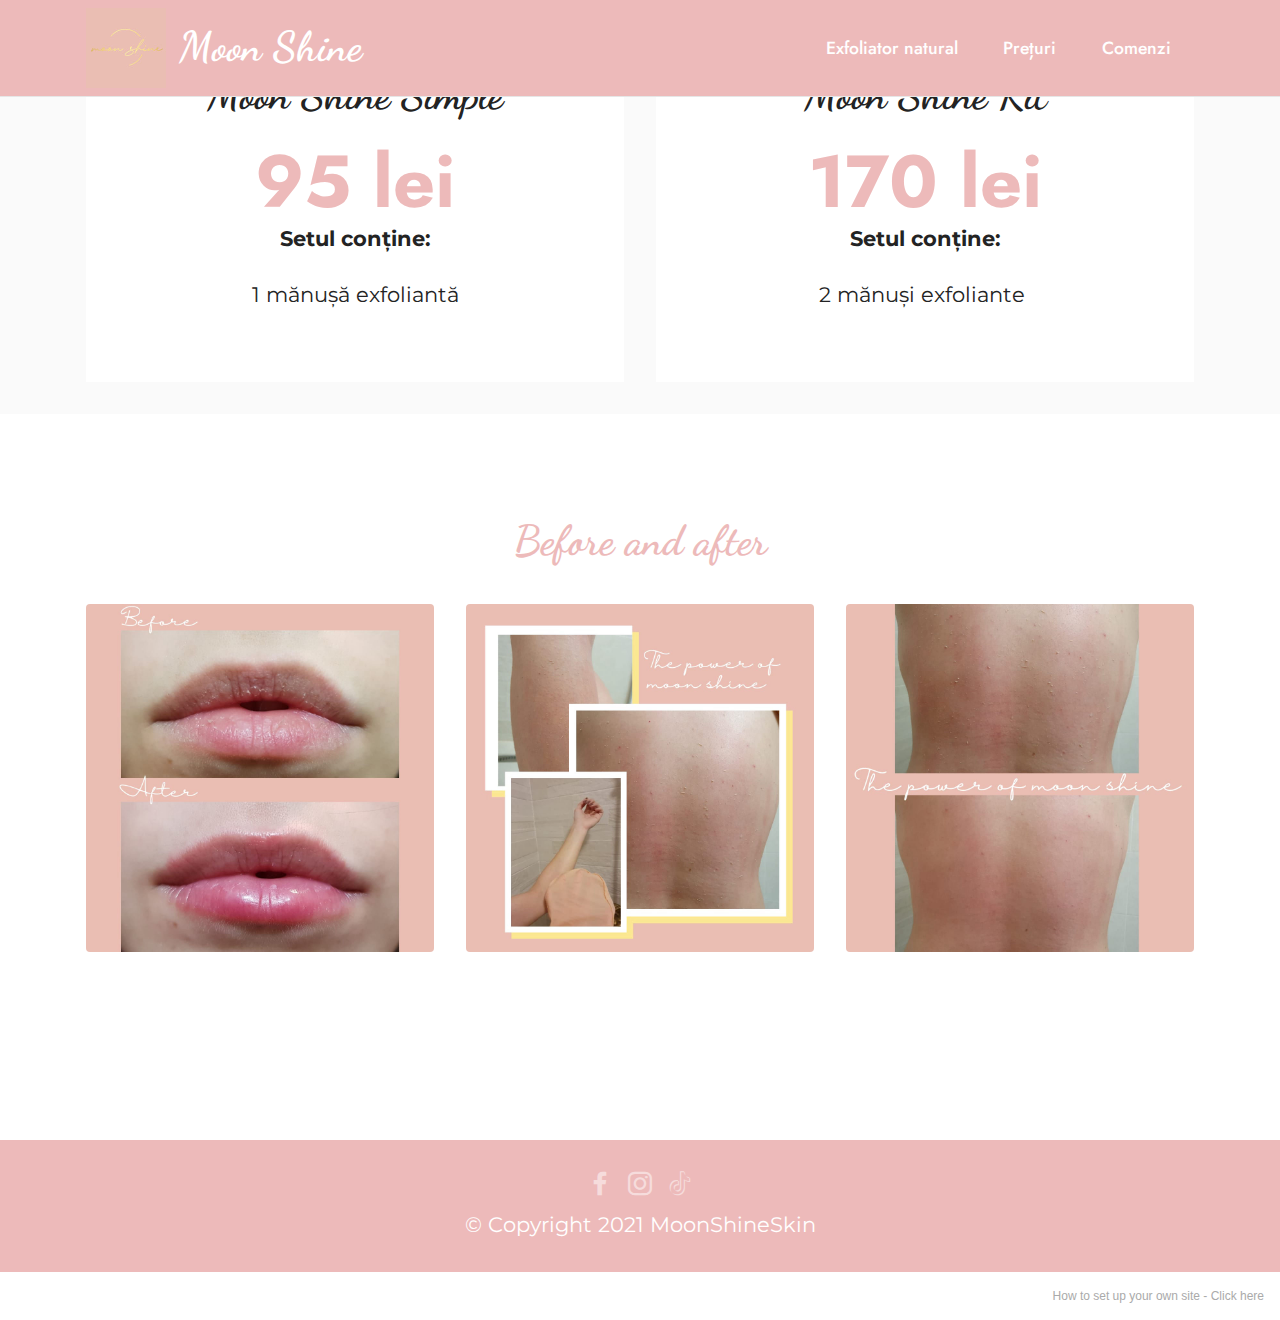
<file: page4.html>
<!DOCTYPE html>
<html  >
<head>
  <!-- Site made with Mobirise Website Builder v5.2.0, https://mobirise.com -->
  <meta charset="UTF-8">
  <meta http-equiv="X-UA-Compatible" content="IE=edge">
  <meta name="generator" content="Mobirise v5.2.0, mobirise.com">
  <meta name="viewport" content="width=device-width, initial-scale=1, minimum-scale=1">
  <link rel="shortcut icon" href="assets/images/moonsh-160x160.jpg" type="image/x-icon">
  <meta name="description" content="">
  
  
  <title>preturi</title>
  <link rel="stylesheet" href="assets/tether/tether.min.css">
  <link rel="stylesheet" href="assets/bootstrap/css/bootstrap.min.css">
  <link rel="stylesheet" href="assets/bootstrap/css/bootstrap-grid.min.css">
  <link rel="stylesheet" href="assets/bootstrap/css/bootstrap-reboot.min.css">
  <link rel="stylesheet" href="assets/dropdown/css/style.css">
  <link rel="stylesheet" href="assets/socicon/css/styles.css">
  <link rel="stylesheet" href="assets/theme/css/style.css">
  <link rel="preload" as="style" href="assets/mobirise/css/mbr-additional.css"><link rel="stylesheet" href="assets/mobirise/css/mbr-additional.css" type="text/css">
  
  
  
  
</head>
<body>
  
  <section class="pricing2 cid-so4fMsVKQC" id="pricing2-33">
    

    
    <div class="container">
        <div class="row justify-content-center">
            <div class="col-12 col-md-6 align-center col-lg-6">
                <div class="plan">
                    <div class="plan-header">
                        <h6 class="plan-title mbr-fonts-style mb-3 display-5"><strong>Moon Shine Simple</strong></h6>
                        <div class="plan-price">
                            <p class="price mbr-fonts-style m-0 display-1"><strong>95 lei</strong></p>
                            <p class="price-term mbr-fonts-style mb-3 display-7"><strong>Setul conține:</strong></p>
                        </div>
                    </div>
                    <div class="plan-body">
                        <div class="plan-list mb-4">
                            <ul class="list-group mbr-fonts-style list-group-flush display-7">
                                <li class="list-group-item"><span style="background-color: transparent; font-size: 1.3rem;">1 mănușă exfoliantă</span></li>
                            </ul>
                        </div>
                        
                    </div>
                </div>
            </div>
            <div class="col-12 col-md-6 align-center col-lg-6">
                <div class="plan">
                    <div class="plan-header">
                        <h6 class="plan-title mbr-fonts-style mb-3 display-5"><strong>Moon Shine Kit</strong></h6>
                        <div class="plan-price">
                            <p class="price mbr-fonts-style m-0 display-1"><strong>170 lei</strong></p>
                            <p class="price-term mbr-fonts-style mb-3 display-7"><strong>Setul conține:</strong></p>
                        </div>
                    </div>
                    <div class="plan-body">
                        <div class="plan-list mb-4">
                            <ul class="list-group mbr-fonts-style list-group-flush display-7">
                                <li class="list-group-item">2 mănuși exfoliante&nbsp;</li>
                            </ul>
                        </div>
                        
                    </div>
                </div>
            </div>
            
            
        </div>
    </div>
</section>

<section class="gallery1 cid-so4iFImA8t" id="gallery1-35">
    
    
    <div class="container">
        <div class="mbr-section-head">
            <h4 class="mbr-section-title mbr-fonts-style align-center mb-0 display-5"><strong>Before and after</strong></h4>
            
        </div>
        <div class="row mt-4">
            <div class="item features-image сol-12 col-md-6 col-lg-4">
                <div class="item-wrapper">
                    <div class="item-img">
                        <img src="assets/images/whatsapp-image-2021-02-07-at-17.52.57-1080x1080.jpg" alt="">
                    </div>
                    
                    
                </div>
            </div><div class="item features-image сol-12 col-md-6 col-lg-4">
                <div class="item-wrapper">
                    <div class="item-img">
                        <img src="assets/images/whatsapp-image-2021-02-07-at-17.52.57-1-1080x1080.jpg" alt="">
                    </div>
                    
                    
                </div>
            </div><div class="item features-image сol-12 col-md-6 col-lg-4">
                <div class="item-wrapper">
                    <div class="item-img">
                        <img src="assets/images/whatsapp-image-2021-02-07-at-17.52.57-2-1080x1080.jpg" alt="">
                    </div>
                    
                    
                </div>
            </div>
            
            
            
        </div>
    </div>
</section>

<section class="menu cid-s48OLK6784" once="menu" id="menu1-31">
    
    <nav class="navbar navbar-dropdown navbar-fixed-top navbar-expand-lg">
        <div class="container">
            <div class="navbar-brand">
                <span class="navbar-logo">
                    <a href="index.html">
                        <img src="assets/images/moonsh-160x160.jpg" alt="Mobirise" style="height: 5rem;">
                    </a>
                </span>
                <span class="navbar-caption-wrap"><a class="navbar-caption text-secondary display-5" href="index.html">Moon Shine</a></span>
            </div>
            <button class="navbar-toggler" type="button" data-toggle="collapse" data-target="#navbarSupportedContent" aria-controls="navbarNavAltMarkup" aria-expanded="false" aria-label="Toggle navigation">
                <div class="hamburger">
                    <span></span>
                    <span></span>
                    <span></span>
                    <span></span>
                </div>
            </button>
            <div class="collapse navbar-collapse" id="navbarSupportedContent">
                <ul class="navbar-nav nav-dropdown nav-right" data-app-modern-menu="true"><li class="nav-item"><a class="nav-link link text-secondary text-primary display-4" href="exfoliator natural.html">Exfoliator natural</a></li>
                    <li class="nav-item"><a class="nav-link link text-secondary text-primary display-4" href="page4.html">Prețuri</a></li><li class="nav-item"><a class="nav-link link text-secondary display-4" href="page3.html">Comenzi</a></li></ul>
                
                
            </div>
        </div>
    </nav>

</section>

<section class="footer3 cid-s48P1Icc8J" once="footers" id="footer3-32">

    

    

    <div class="container">
        <div class="media-container-row align-center mbr-white">
            
            <div class="row social-row">
                <div class="social-list align-right pb-2">
                    
                    
                    
                    
                    
                    
                <div class="soc-item">
                        <a href="https://www.facebook.com/moonshineskin" target="_blank">
                            <span class="mbr-iconfont mbr-iconfont-social socicon-facebook socicon"></span>
                        </a>
                    </div><div class="soc-item">
                        <a href="https://www.instagram.com/moon_shine_skin/" target="_blank">
                            <span class="mbr-iconfont mbr-iconfont-social socicon-instagram socicon"></span>
                        </a>
                    </div><div class="soc-item">
                        <a href="https://www.instagram.com/moon_shine_skin/" target="_blank">
                            <span class="mbr-iconfont mbr-iconfont-social socicon-tiktok socicon"></span>
                        </a>
                    </div></div>
            </div>
            <div class="row row-copirayt">
                <p class="mbr-text mb-0 mbr-fonts-style mbr-white align-center display-7">© Copyright 2021 MoonShineSkin</p>
            </div>
        </div>
    </div>
</section><section style="background-color: #fff; font-family: -apple-system, BlinkMacSystemFont, 'Segoe UI', 'Roboto', 'Helvetica Neue', Arial, sans-serif; color:#aaa; font-size:12px; padding: 0; align-items: center; display: flex;"><a href="https://mobirise.site/i" style="flex: 1 1; height: 3rem; padding-left: 1rem;"></a><p style="flex: 0 0 auto; margin:0; padding-right:1rem;">How to set up your own site - <a href="https://mobirise.site/x" style="color:#aaa;">Click here</a></p></section><script src="assets/web/assets/jquery/jquery.min.js"></script>  <script src="assets/popper/popper.min.js"></script>  <script src="assets/tether/tether.min.js"></script>  <script src="assets/bootstrap/js/bootstrap.min.js"></script>  <script src="assets/smoothscroll/smooth-scroll.js"></script>  <script src="assets/dropdown/js/nav-dropdown.js"></script>  <script src="assets/dropdown/js/navbar-dropdown.js"></script>  <script src="assets/touchswipe/jquery.touch-swipe.min.js"></script>  <script src="assets/theme/js/script.js"></script>  
  
  
</body>
</html>
</file>
<file: assets/web/assets/mobirise-icons2/mobirise2.css>
@font-face {
  font-family: 'Moririse2';
  font-display: swap;
  src:  url('mobirise2.eot?f2bix4');
  src:  url('mobirise2.eot?f2bix4#iefix') format('embedded-opentype'),
    url('mobirise2.ttf?f2bix4') format('truetype'),
    url('mobirise2.woff?f2bix4') format('woff'),
    url('mobirise2.svg?f2bix4#mobirise2') format('svg');
  font-weight: normal;
  font-style: normal;
}

[class^="mobi-"], [class*=" mobi-"] {
  /* use !important to prevent issues with browser extensions that change fonts */
  font-family: 'Moririse2' !important;
  speak: none;
  font-style: normal;
  font-weight: normal;
  font-variant: normal;
  text-transform: none;
  line-height: 1;

  /* Better Font Rendering =========== */
  -webkit-font-smoothing: antialiased;
  -moz-osx-font-smoothing: grayscale;
}

.mobi-mbri-add-submenu:before {
  content: "\e900";
}
.mobi-mbri-alert:before {
  content: "\e901";
}
.mobi-mbri-align-center:before {
  content: "\e902";
}
.mobi-mbri-align-justify:before {
  content: "\e903";
}
.mobi-mbri-align-left:before {
  content: "\e904";
}
.mobi-mbri-align-right:before {
  content: "\e905";
}
.mobi-mbri-android:before {
  content: "\e906";
}
.mobi-mbri-apple:before {
  content: "\e907";
}
.mobi-mbri-arrow-down:before {
  content: "\e908";
}
.mobi-mbri-arrow-next:before {
  content: "\e909";
}
.mobi-mbri-arrow-prev:before {
  content: "\e90a";
}
.mobi-mbri-arrow-up:before {
  content: "\e90b";
}
.mobi-mbri-bold:before {
  content: "\e90c";
}
.mobi-mbri-bookmark:before {
  content: "\e90d";
}
.mobi-mbri-bootstrap:before {
  content: "\e90e";
}
.mobi-mbri-briefcase:before {
  content: "\e90f";
}
.mobi-mbri-browse:before {
  content: "\e910";
}
.mobi-mbri-bulleted-list:before {
  content: "\e911";
}
.mobi-mbri-calendar:before {
  content: "\e912";
}
.mobi-mbri-camera:before {
  content: "\e913";
}
.mobi-mbri-cart-add:before {
  content: "\e914";
}
.mobi-mbri-cart-full:before {
  content: "\e915";
}
.mobi-mbri-cash:before {
  content: "\e916";
}
.mobi-mbri-change-style:before {
  content: "\e917";
}
.mobi-mbri-chat:before {
  content: "\e918";
}
.mobi-mbri-clock:before {
  content: "\e919";
}
.mobi-mbri-close:before {
  content: "\e91a";
}
.mobi-mbri-cloud:before {
  content: "\e91b";
}
.mobi-mbri-code:before {
  content: "\e91c";
}
.mobi-mbri-contact-form:before {
  content: "\e91d";
}
.mobi-mbri-credit-card:before {
  content: "\e91e";
}
.mobi-mbri-cursor-click:before {
  content: "\e91f";
}
.mobi-mbri-cust-feedback:before {
  content: "\e920";
}
.mobi-mbri-database:before {
  content: "\e921";
}
.mobi-mbri-delivery:before {
  content: "\e922";
}
.mobi-mbri-desktop:before {
  content: "\e923";
}
.mobi-mbri-devices:before {
  content: "\e924";
}
.mobi-mbri-down:before {
  content: "\e925";
}
.mobi-mbri-download-2:before {
  content: "\e926";
}
.mobi-mbri-download:before {
  content: "\e927";
}
.mobi-mbri-drag-n-drop-2:before {
  content: "\e928";
}
.mobi-mbri-drag-n-drop:before {
  content: "\e929";
}
.mobi-mbri-edit-2:before {
  content: "\e92a";
}
.mobi-mbri-edit:before {
  content: "\e92b";
}
.mobi-mbri-error:before {
  content: "\e92c";
}
.mobi-mbri-extension:before {
  content: "\e92d";
}
.mobi-mbri-features:before {
  content: "\e92e";
}
.mobi-mbri-file:before {
  content: "\e92f";
}
.mobi-mbri-flag:before {
  content: "\e930";
}
.mobi-mbri-folder:before {
  content: "\e931";
}
.mobi-mbri-gift:before {
  content: "\e932";
}
.mobi-mbri-github:before {
  content: "\e933";
}
.mobi-mbri-globe-2:before {
  content: "\e934";
}
.mobi-mbri-globe:before {
  content: "\e935";
}
.mobi-mbri-growing-chart:before {
  content: "\e936";
}
.mobi-mbri-hearth:before {
  content: "\e937";
}
.mobi-mbri-help:before {
  content: "\e938";
}
.mobi-mbri-home:before {
  content: "\e939";
}
.mobi-mbri-hot-cup:before {
  content: "\e93a";
}
.mobi-mbri-idea:before {
  content: "\e93b";
}
.mobi-mbri-image-gallery:before {
  content: "\e93c";
}
.mobi-mbri-image-slider:before {
  content: "\e93d";
}
.mobi-mbri-info:before {
  content: "\e93e";
}
.mobi-mbri-italic:before {
  content: "\e93f";
}
.mobi-mbri-key:before {
  content: "\e940";
}
.mobi-mbri-laptop:before {
  content: "\e941";
}
.mobi-mbri-layers:before {
  content: "\e942";
}
.mobi-mbri-left-right:before {
  content: "\e943";
}
.mobi-mbri-left:before {
  content: "\e944";
}
.mobi-mbri-letter:before {
  content: "\e945";
}
.mobi-mbri-like:before {
  content: "\e946";
}
.mobi-mbri-link:before {
  content: "\e947";
}
.mobi-mbri-lock:before {
  content: "\e948";
}
.mobi-mbri-login:before {
  content: "\e949";
}
.mobi-mbri-logout:before {
  content: "\e94a";
}
.mobi-mbri-magic-stick:before {
  content: "\e94b";
}
.mobi-mbri-map-pin:before {
  content: "\e94c";
}
.mobi-mbri-menu:before {
  content: "\e94d";
}
.mobi-mbri-mobile-2:before {
  content: "\e94e";
}
.mobi-mbri-mobile-horizontal:before {
  content: "\e94f";
}
.mobi-mbri-mobile:before {
  content: "\e950";
}
.mobi-mbri-mobirise:before {
  content: "\e951";
}
.mobi-mbri-more-horizontal:before {
  content: "\e952";
}
.mobi-mbri-more-vertical:before {
  content: "\e953";
}
.mobi-mbri-music:before {
  content: "\e954";
}
.mobi-mbri-new-file:before {
  content: "\e955";
}
.mobi-mbri-numbered-list:before {
  content: "\e956";
}
.mobi-mbri-opened-folder:before {
  content: "\e957";
}
.mobi-mbri-pages:before {
  content: "\e958";
}
.mobi-mbri-paper-plane:before {
  content: "\e959";
}
.mobi-mbri-paperclip:before {
  content: "\e95a";
}
.mobi-mbri-phone:before {
  content: "\e95b";
}
.mobi-mbri-photo:before {
  content: "\e95c";
}
.mobi-mbri-photos:before {
  content: "\e95d";
}
.mobi-mbri-pin:before {
  content: "\e95e";
}
.mobi-mbri-play:before {
  content: "\e95f";
}
.mobi-mbri-plus:before {
  content: "\e960";
}
.mobi-mbri-preview:before {
  content: "\e961";
}
.mobi-mbri-print:before {
  content: "\e962";
}
.mobi-mbri-protect:before {
  content: "\e963";
}
.mobi-mbri-question:before {
  content: "\e964";
}
.mobi-mbri-quote-left:before {
  content: "\e965";
}
.mobi-mbri-quote-right:before {
  content: "\e966";
}
.mobi-mbri-redo:before {
  content: "\e967";
}
.mobi-mbri-refresh:before {
  content: "\e968";
}
.mobi-mbri-responsive-2:before {
  content: "\e969";
}
.mobi-mbri-responsive:before {
  content: "\e96a";
}
.mobi-mbri-right:before {
  content: "\e96b";
}
.mobi-mbri-rocket:before {
  content: "\e96c";
}
.mobi-mbri-sad-face:before {
  content: "\e96d";
}
.mobi-mbri-sale:before {
  content: "\e96e";
}
.mobi-mbri-save:before {
  content: "\e96f";
}
.mobi-mbri-search:before {
  content: "\e970";
}
.mobi-mbri-setting-2:before {
  content: "\e971";
}
.mobi-mbri-setting-3:before {
  content: "\e972";
}
.mobi-mbri-setting:before {
  content: "\e973";
}
.mobi-mbri-share:before {
  content: "\e974";
}
.mobi-mbri-shopping-bag:before {
  content: "\e975";
}
.mobi-mbri-shopping-basket:before {
  content: "\e976";
}
.mobi-mbri-shopping-cart:before {
  content: "\e977";
}
.mobi-mbri-sites:before {
  content: "\e978";
}
.mobi-mbri-smile-face:before {
  content: "\e979";
}
.mobi-mbri-speed:before {
  content: "\e97a";
}
.mobi-mbri-star:before {
  content: "\e97b";
}
.mobi-mbri-success:before {
  content: "\e97c";
}
.mobi-mbri-sun:before {
  content: "\e97d";
}
.mobi-mbri-sun2:before {
  content: "\e97e";
}
.mobi-mbri-tablet-vertical:before {
  content: "\e97f";
}
.mobi-mbri-tablet:before {
  content: "\e980";
}
.mobi-mbri-target:before {
  content: "\e981";
}
.mobi-mbri-timer:before {
  content: "\e982";
}
.mobi-mbri-to-ftp:before {
  content: "\e983";
}
.mobi-mbri-to-local-drive:before {
  content: "\e984";
}
.mobi-mbri-touch-swipe:before {
  content: "\e985";
}
.mobi-mbri-touch:before {
  content: "\e986";
}
.mobi-mbri-trash:before {
  content: "\e987";
}
.mobi-mbri-underline:before {
  content: "\e988";
}
.mobi-mbri-undo:before {
  content: "\e989";
}
.mobi-mbri-unlink:before {
  content: "\e98a";
}
.mobi-mbri-unlock:before {
  content: "\e98b";
}
.mobi-mbri-up-down:before {
  content: "\e98c";
}
.mobi-mbri-up:before {
  content: "\e98d";
}
.mobi-mbri-update:before {
  content: "\e98e";
}
.mobi-mbri-upload-2:before {
  content: "\e98f";
}
.mobi-mbri-upload:before {
  content: "\e990";
}
.mobi-mbri-user-2:before {
  content: "\e991";
}
.mobi-mbri-user:before {
  content: "\e992";
}
.mobi-mbri-users:before {
  content: "\e993";
}
.mobi-mbri-video-play:before {
  content: "\e994";
}
.mobi-mbri-video:before {
  content: "\e995";
}
.mobi-mbri-watch:before {
  content: "\e996";
}
.mobi-mbri-website-theme-2:before {
  content: "\e997";
}
.mobi-mbri-website-theme:before {
  content: "\e998";
}
.mobi-mbri-wifi:before {
  content: "\e999";
}
.mobi-mbri-windows:before {
  content: "\e99a";
}
.mobi-mbri-zoom-in:before {
  content: "\e99b";
}
.mobi-mbri-zoom-out:before {
  content: "\e99c";
}
</file>
<file: assets/web/assets/mobirise-icons-bold/mobirise-icons-bold.css>
@font-face {
  font-family: 'mobirise-icons-bold';
  font-display: swap;
  src:  url('mobirise-icons-bold.eot?m1l4yr');
  src:  url('mobirise-icons-bold.eot?m1l4yr#iefix') format('embedded-opentype'),
    url('mobirise-icons-bold.ttf?m1l4yr') format('truetype'),
    url('mobirise-icons-bold.woff?m1l4yr') format('woff'),
    url('mobirise-icons-bold.svg?m1l4yr#mobirise-icons-bold') format('svg');
  font-weight: normal;
  font-style: normal;
}

[class^="mbrib-"], [class*="mbrib-"] {
  /* use !important to prevent issues with browser extensions that change fonts */
  font-family: 'mobirise-icons-bold' !important;
  speak: none;
  font-style: normal;
  font-weight: normal;
  font-variant: normal;
  text-transform: none;
  line-height: 1;

  /* Better Font Rendering =========== */
  -webkit-font-smoothing: antialiased;
  -moz-osx-font-smoothing: grayscale;
}

.mbrib-add-submenu:before {
  content: "\e900";
}
.mbrib-alert:before {
  content: "\e901";
}
.mbrib-align-center:before {
  content: "\e902";
}
.mbrib-align-justify:before {
  content: "\e903";
}
.mbrib-align-left:before {
  content: "\e904";
}
.mbrib-align-right:before {
  content: "\e905";
}
.mbrib-android:before {
  content: "\e906";
}
.mbrib-apple:before {
  content: "\e907";
}
.mbrib-arrow-down:before {
  content: "\e908";
}
.mbrib-arrow-next:before {
  content: "\e909";
}
.mbrib-arrow-prev:before {
  content: "\e90a";
}
.mbrib-arrow-up:before {
  content: "\e90b";
}
.mbrib-bold:before {
  content: "\e90c";
}
.mbrib-bookmark:before {
  content: "\e90d";
}
.mbrib-bootstrap:before {
  content: "\e90e";
}
.mbrib-briefcase:before {
  content: "\e90f";
}
.mbrib-browse:before {
  content: "\e910";
}
.mbrib-bulleted-list:before {
  content: "\e911";
}
.mbrib-calendar:before {
  content: "\e912";
}
.mbrib-camera:before {
  content: "\e913";
}
.mbrib-cart-add:before {
  content: "\e914";
}
.mbrib-cart-full:before {
  content: "\e915";
}
.mbrib-cash:before {
  content: "\e916";
}
.mbrib-change-style:before {
  content: "\e917";
}
.mbrib-chat:before {
  content: "\e918";
}
.mbrib-clock:before {
  content: "\e919";
}
.mbrib-close:before {
  content: "\e91a";
}
.mbrib-cloud:before {
  content: "\e91b";
}
.mbrib-code:before {
  content: "\e91c";
}
.mbrib-contact-form:before {
  content: "\e91d";
}
.mbrib-credit-card:before {
  content: "\e91e";
}
.mbrib-cursor-click:before {
  content: "\e91f";
}
.mbrib-cust-feedback:before {
  content: "\e920";
}
.mbrib-database:before {
  content: "\e921";
}
.mbrib-delivery:before {
  content: "\e922";
}
.mbrib-desktop:before {
  content: "\e923";
}
.mbrib-devices:before {
  content: "\e924";
}
.mbrib-down:before {
  content: "\e925";
}
.mbrib-download:before {
  content: "\e926";
}
.mbrib-drag-n-drop:before {
  content: "\e927";
}
.mbrib-drag-n-drop2:before {
  content: "\e928";
}
.mbrib-edit:before {
  content: "\e929";
}
.mbrib-edit2:before {
  content: "\e92a";
}
.mbrib-error:before {
  content: "\e92b";
}
.mbrib-extension:before {
  content: "\e92c";
}
.mbrib-features:before {
  content: "\e92d";
}
.mbrib-file:before {
  content: "\e92e";
}
.mbrib-flag:before {
  content: "\e92f";
}
.mbrib-folder:before {
  content: "\e930";
}
.mbrib-gift:before {
  content: "\e931";
}
.mbrib-github:before {
  content: "\e932";
}
.mbrib-globe-2:before {
  content: "\e933";
}
.mbrib-globe:before {
  content: "\e934";
}
.mbrib-growing-chart:before {
  content: "\e935";
}
.mbrib-hearth:before {
  content: "\e936";
}
.mbrib-help:before {
  content: "\e937";
}
.mbrib-home:before {
  content: "\e938";
}
.mbrib-hot-cup:before {
  content: "\e939";
}
.mbrib-idea:before {
  content: "\e93a";
}
.mbrib-image-gallery:before {
  content: "\e93b";
}
.mbrib-image-slider:before {
  content: "\e93c";
}
.mbrib-info:before {
  content: "\e93d";
}
.mbrib-italic:before {
  content: "\e93e";
}
.mbrib-key:before {
  content: "\e93f";
}
.mbrib-laptop:before {
  content: "\e940";
}
.mbrib-layers:before {
  content: "\e941";
}
.mbrib-left-right:before {
  content: "\e942";
}
.mbrib-left:before {
  content: "\e943";
}
.mbrib-letter:before {
  content: "\e944";
}
.mbrib-like:before {
  content: "\e945";
}
.mbrib-link:before {
  content: "\e946";
}
.mbrib-lock:before {
  content: "\e947";
}
.mbrib-login:before {
  content: "\e948";
}
.mbrib-logout:before {
  content: "\e949";
}
.mbrib-magic-stick:before {
  content: "\e94a";
}
.mbrib-map-pin:before {
  content: "\e94b";
}
.mbrib-menu:before {
  content: "\e94c";
}
.mbrib-mobile:before {
  content: "\e94d";
}
.mbrib-mobile2:before {
  content: "\e94e";
}
.mbrib-mobirise:before {
  content: "\e94f";
}
.mbrib-more-horizontal:before {
  content: "\e950";
}
.mbrib-more-vertical:before {
  content: "\e951";
}
.mbrib-music:before {
  content: "\e952";
}
.mbrib-new-file:before {
  content: "\e953";
}
.mbrib-numbered-list:before {
  content: "\e954";
}
.mbrib-opened-folder:before {
  content: "\e955";
}
.mbrib-pages:before {
  content: "\e956";
}
.mbrib-paper-plane:before {
  content: "\e957";
}
.mbrib-paperclip:before {
  content: "\e958";
}
.mbrib-photo:before {
  content: "\e959";
}
.mbrib-photos:before {
  content: "\e95a";
}
.mbrib-pin:before {
  content: "\e95b";
}
.mbrib-play:before {
  content: "\e95c";
}
.mbrib-plus:before {
  content: "\e95d";
}
.mbrib-preview:before {
  content: "\e95e";
}
.mbrib-print:before {
  content: "\e95f";
}
.mbrib-protect:before {
  content: "\e960";
}
.mbrib-question:before {
  content: "\e961";
}
.mbrib-quote-left:before {
  content: "\e962";
}
.mbrib-quote-right:before {
  content: "\e963";
}
.mbrib-redo:before {
  content: "\e964";
}
.mbrib-refresh:before {
  content: "\e965";
}
.mbrib-responsive:before {
  content: "\e966";
}
.mbrib-right:before {
  content: "\e967";
}
.mbrib-rocket:before {
  content: "\e968";
}
.mbrib-sad-face:before {
  content: "\e969";
}
.mbrib-sale:before {
  content: "\e96a";
}
.mbrib-save:before {
  content: "\e96b";
}
.mbrib-search:before {
  content: "\e96c";
}
.mbrib-setting:before {
  content: "\e96d";
}
.mbrib-setting2:before {
  content: "\e96e";
}
.mbrib-setting3:before {
  content: "\e96f";
}
.mbrib-share:before {
  content: "\e970";
}
.mbrib-shopping-bag:before {
  content: "\e971";
}
.mbrib-shopping-basket:before {
  content: "\e972";
}
.mbrib-shopping-cart:before {
  content: "\e973";
}
.mbrib-sites:before {
  content: "\e974";
}
.mbrib-smile-face:before {
  content: "\e975";
}
.mbrib-speed:before {
  content: "\e976";
}
.mbrib-star:before {
  content: "\e977";
}
.mbrib-success:before {
  content: "\e978";
}
.mbrib-sun:before {
  content: "\e979";
}
.mbrib-sun2:before {
  content: "\e97a";
}
.mbrib-tablet-vertical:before {
  content: "\e97b";
}
.mbrib-tablet:before {
  content: "\e97c";
}
.mbrib-target:before {
  content: "\e97d";
}
.mbrib-timer:before {
  content: "\e97e";
}
.mbrib-to-ftp:before {
  content: "\e97f";
}
.mbrib-to-local-drive:before {
  content: "\e980";
}
.mbrib-touch-swipe:before {
  content: "\e981";
}
.mbrib-touch:before {
  content: "\e982";
}
.mbrib-trash:before {
  content: "\e983";
}
.mbrib-underline:before {
  content: "\e984";
}
.mbrib-undo:before {
  content: "\e985";
}
.mbrib-unlink:before {
  content: "\e986";
}
.mbrib-unlock:before {
  content: "\e987";
}
.mbrib-up-down:before {
  content: "\e988";
}
.mbrib-up:before {
  content: "\e989";
}
.mbrib-update:before {
  content: "\e98a";
}
.mbrib-upload:before {
  content: "\e98b";
}
.mbrib-user:before {
  content: "\e98c";
}
.mbrib-user2:before {
  content: "\e98d";
}
.mbrib-users:before {
  content: "\e98e";
}
.mbrib-video-play:before {
  content: "\e98f";
}
.mbrib-video:before {
  content: "\e990";
}
.mbrib-watch:before {
  content: "\e991";
}
.mbrib-website-theme:before {
  content: "\e992";
}
.mbrib-wifi:before {
  content: "\e993";
}
.mbrib-windows:before {
  content: "\e994";
}
.mbrib-zoom-out:before {
  content: "\e995";
}
</file>
<file: assets/dropdown/css/style.css>
.navbar-dropdown {
  left: 0;
  padding: 0;
  position: absolute;
  right: 0;
  top: 0;
  transition: all 0.45s ease;
  z-index: 1030;
  background: #282828; }
  .navbar-dropdown .navbar-logo {
    margin-right: 0.8rem;
    transition: margin 0.3s ease-in-out;
    vertical-align: middle; }
    .navbar-dropdown .navbar-logo img {
      height: 3.125rem;
      transition: all 0.3s ease-in-out; }
    .navbar-dropdown .navbar-logo.mbr-iconfont {
      font-size: 3.125rem;
      line-height: 3.125rem; }
  .navbar-dropdown .navbar-caption {
    font-weight: 700;
    white-space: normal;
    vertical-align: -4px;
    line-height: 3.125rem !important; }
    .navbar-dropdown .navbar-caption, .navbar-dropdown .navbar-caption:hover {
      color: inherit;
      text-decoration: none; }
  .navbar-dropdown .mbr-iconfont + .navbar-caption {
    vertical-align: -1px; }
  .navbar-dropdown.navbar-fixed-top {
    position: fixed; }
  .navbar-dropdown .navbar-brand span {
    vertical-align: -4px; }
  .navbar-dropdown.bg-color.transparent {
    background: none; }
  .navbar-dropdown.navbar-short .navbar-brand {
    padding: 0.625rem 0; }
    .navbar-dropdown.navbar-short .navbar-brand span {
      vertical-align: -1px; }
  .navbar-dropdown.navbar-short .navbar-caption {
    line-height: 2.375rem !important;
    vertical-align: -2px; }
  .navbar-dropdown.navbar-short .navbar-logo {
    margin-right: 0.5rem; }
    .navbar-dropdown.navbar-short .navbar-logo img {
      height: 2.375rem; }
    .navbar-dropdown.navbar-short .navbar-logo.mbr-iconfont {
      font-size: 2.375rem;
      line-height: 2.375rem; }
  .navbar-dropdown.navbar-short .mbr-table-cell {
    height: 3.625rem; }
  .navbar-dropdown .navbar-close {
    left: 0.6875rem;
    position: fixed;
    top: 0.75rem;
    z-index: 1000; }
  .navbar-dropdown .hamburger-icon {
    content: "";
    display: inline-block;
    vertical-align: middle;
    width: 16px;
    -webkit-box-shadow: 0 -6px 0 1px #282828,0 0 0 1px #282828,0 6px 0 1px #282828;
    -moz-box-shadow: 0 -6px 0 1px #282828,0 0 0 1px #282828,0 6px 0 1px #282828;
    box-shadow: 0 -6px 0 1px #282828,0 0 0 1px #282828,0 6px 0 1px #282828; }

.dropdown-menu .dropdown-toggle[data-toggle="dropdown-submenu"]::after {
  border-bottom: 0.35em solid transparent;
  border-left: 0.35em solid;
  border-right: 0;
  border-top: 0.35em solid transparent;
  margin-left: 0.3rem; }

.dropdown-menu .dropdown-item:focus {
  outline: 0; }

.nav-dropdown {
  font-size: 0.75rem;
  font-weight: 500;
  height: auto !important; }
  .nav-dropdown .nav-btn {
    padding-left: 1rem; }
  .nav-dropdown .link {
    margin: .667em 1.667em;
    font-weight: 500;
    padding: 0;
    transition: color .2s ease-in-out; }
    .nav-dropdown .link.dropdown-toggle {
      margin-right: 2.583em; }
      .nav-dropdown .link.dropdown-toggle::after {
        margin-left: .25rem;
        border-top: 0.35em solid;
        border-right: 0.35em solid transparent;
        border-left: 0.35em solid transparent;
        border-bottom: 0; }
      .nav-dropdown .link.dropdown-toggle[aria-expanded="true"] {
        margin: 0;
        padding: 0.667em 3.263em  0.667em 1.667em; }
  .nav-dropdown .link::after,
  .nav-dropdown .dropdown-item::after {
    color: inherit; }
  .nav-dropdown .btn {
    font-size: 0.75rem;
    font-weight: 700;
    letter-spacing: 0;
    margin-bottom: 0;
    padding-left: 1.25rem;
    padding-right: 1.25rem; }
  .nav-dropdown .dropdown-menu {
    border-radius: 0;
    border: 0;
    left: 0;
    margin: 0;
    padding-bottom: 1.25rem;
    padding-top: 1.25rem;
    position: relative; }
  .nav-dropdown .dropdown-submenu {
    margin-left: 0.125rem;
    top: 0; }
  .nav-dropdown .dropdown-item {
    font-weight: 500;
    line-height: 2;
    padding: 0.3846em 4.615em 0.3846em 1.5385em;
    position: relative;
    transition: color .2s ease-in-out, background-color .2s ease-in-out; }
    .nav-dropdown .dropdown-item::after {
      margin-top: -0.3077em;
      position: absolute;
      right: 1.1538em;
      top: 50%; }
    .nav-dropdown .dropdown-item:focus, .nav-dropdown .dropdown-item:hover {
      background: none; }

@media (max-width: 767px) {
  .nav-dropdown.navbar-toggleable-sm {
    bottom: 0;
    display: none;
    left: 0;
    overflow-x: hidden;
    position: fixed;
    top: 0;
    transform: translateX(-100%);
    -ms-transform: translateX(-100%);
    -webkit-transform: translateX(-100%);
    width: 18.75rem;
    z-index: 999; } }
.nav-dropdown.navbar-toggleable-xl {
  bottom: 0;
  display: none;
  left: 0;
  overflow-x: hidden;
  position: fixed;
  top: 0;
  transform: translateX(-100%);
  -ms-transform: translateX(-100%);
  -webkit-transform: translateX(-100%);
  width: 18.75rem;
  z-index: 999; }

.nav-dropdown-sm {
  display: block !important;
  overflow-x: hidden;
  overflow: auto;
  padding-top: 3.875rem; }
  .nav-dropdown-sm::after {
    content: "";
    display: block;
    height: 3rem;
    width: 100%; }
  .nav-dropdown-sm.collapse.in ~ .navbar-close {
    display: block !important; }
  .nav-dropdown-sm.collapsing, .nav-dropdown-sm.collapse.in {
    transform: translateX(0);
    -ms-transform: translateX(0);
    -webkit-transform: translateX(0);
    transition: all 0.25s ease-out;
    -webkit-transition: all 0.25s ease-out;
    background: #282828; }
  .nav-dropdown-sm.collapsing[aria-expanded="false"] {
    transform: translateX(-100%);
    -ms-transform: translateX(-100%);
    -webkit-transform: translateX(-100%); }
  .nav-dropdown-sm .nav-item {
    display: block;
    margin-left: 0 !important;
    padding-left: 0; }
  .nav-dropdown-sm .link,
  .nav-dropdown-sm .dropdown-item {
    border-top: 1px dotted rgba(255, 255, 255, 0.1);
    font-size: 0.8125rem;
    line-height: 1.6;
    margin: 0 !important;
    padding: 0.875rem 2.4rem 0.875rem 1.5625rem !important;
    position: relative;
    white-space: normal; }
    .nav-dropdown-sm .link:focus, .nav-dropdown-sm .link:hover,
    .nav-dropdown-sm .dropdown-item:focus,
    .nav-dropdown-sm .dropdown-item:hover {
      background: rgba(0, 0, 0, 0.2) !important;
      color: #c0a375; }
  .nav-dropdown-sm .nav-btn {
    position: relative;
    padding: 1.5625rem 1.5625rem 0 1.5625rem; }
    .nav-dropdown-sm .nav-btn::before {
      border-top: 1px dotted rgba(255, 255, 255, 0.1);
      content: "";
      left: 0;
      position: absolute;
      top: 0;
      width: 100%; }
    .nav-dropdown-sm .nav-btn + .nav-btn {
      padding-top: 0.625rem; }
      .nav-dropdown-sm .nav-btn + .nav-btn::before {
        display: none; }
  .nav-dropdown-sm .btn {
    padding: 0.625rem 0; }
  .nav-dropdown-sm .dropdown-toggle[data-toggle="dropdown-submenu"]::after {
    margin-left: .25rem;
    border-top: 0.35em solid;
    border-right: 0.35em solid transparent;
    border-left: 0.35em solid transparent;
    border-bottom: 0; }
  .nav-dropdown-sm .dropdown-toggle[data-toggle="dropdown-submenu"][aria-expanded="true"]::after {
    border-top: 0;
    border-right: 0.35em solid transparent;
    border-left: 0.35em solid transparent;
    border-bottom: 0.35em solid; }
  .nav-dropdown-sm .dropdown-menu {
    margin: 0;
    padding: 0;
    position: relative;
    top: 0;
    left: 0;
    width: 100%;
    border: 0;
    float: none;
    border-radius: 0;
    background: none; }
  .nav-dropdown-sm .dropdown-submenu {
    left: 100%;
    margin-left: 0.125rem;
    margin-top: -1.25rem;
    top: 0; }

.navbar-toggleable-sm .nav-dropdown .dropdown-menu {
  position: absolute; }

.navbar-toggleable-sm .nav-dropdown .dropdown-submenu {
  left: 100%;
  margin-left: 0.125rem;
  margin-top: -1.25rem;
  top: 0; }

.navbar-toggleable-sm.opened .nav-dropdown .dropdown-menu {
  position: relative; }

.navbar-toggleable-sm.opened .nav-dropdown .dropdown-submenu {
  left: 0;
  margin-left: 00rem;
  margin-top: 0rem;
  top: 0; }

.is-builder .nav-dropdown.collapsing {
  transition: none !important; }

/*# sourceMappingURL=style.css.map */
</file>
<file: assets/socicon/css/styles.css>
@charset "UTF-8";

@font-face {
  font-family: 'Socicon';
  src:  url('../fonts/socicon.eot');
  src:  url('../fonts/socicon.eot?#iefix') format('embedded-opentype'),
    url('../fonts/socicon.woff2') format('woff2'),
    url('../fonts/socicon.ttf') format('truetype'),
    url('../fonts/socicon.woff') format('woff'),
    url('../fonts/socicon.svg#socicon') format('svg');
  font-weight: normal;
  font-style: normal;
}

[data-icon]:before {
  font-family: "socicon" !important;
  content: attr(data-icon);
  font-style: normal !important;
  font-weight: normal !important;
  font-variant: normal !important;
  text-transform: none !important;
  speak: none;
  line-height: 1;
  -webkit-font-smoothing: antialiased;
  -moz-osx-font-smoothing: grayscale;
}

[class^="socicon-"], [class*=" socicon-"] {
  /* use !important to prevent issues with browser extensions that change fonts */
  font-family: 'Socicon' !important;
  speak: none;
  font-style: normal;
  font-weight: normal;
  font-variant: normal;
  text-transform: none;
  line-height: 1;

  /* Better Font Rendering =========== */
  -webkit-font-smoothing: antialiased;
  -moz-osx-font-smoothing: grayscale;
}

.socicon-eitaa:before {
  content: "\e97c";
}
.socicon-soroush:before {
  content: "\e97d";
}
.socicon-bale:before {
  content: "\e97e";
}
.socicon-zazzle:before {
  content: "\e97b";
}
.socicon-society6:before {
  content: "\e97a";
}
.socicon-redbubble:before {
  content: "\e979";
}
.socicon-avvo:before {
  content: "\e978";
}
.socicon-stitcher:before {
  content: "\e977";
}
.socicon-googlehangouts:before {
  content: "\e974";
}
.socicon-dlive:before {
  content: "\e975";
}
.socicon-vsco:before {
  content: "\e976";
}
.socicon-flipboard:before {
  content: "\e973";
}
.socicon-ubuntu:before {
  content: "\e958";
}
.socicon-artstation:before {
  content: "\e959";
}
.socicon-invision:before {
  content: "\e95a";
}
.socicon-torial:before {
  content: "\e95b";
}
.socicon-collectorz:before {
  content: "\e95c";
}
.socicon-seenthis:before {
  content: "\e95d";
}
.socicon-googleplaymusic:before {
  content: "\e95e";
}
.socicon-debian:before {
  content: "\e95f";
}
.socicon-filmfreeway:before {
  content: "\e960";
}
.socicon-gnome:before {
  content: "\e961";
}
.socicon-itchio:before {
  content: "\e962";
}
.socicon-jamendo:before {
  content: "\e963";
}
.socicon-mix:before {
  content: "\e964";
}
.socicon-sharepoint:before {
  content: "\e965";
}
.socicon-tinder:before {
  content: "\e966";
}
.socicon-windguru:before {
  content: "\e967";
}
.socicon-cdbaby:before {
  content: "\e968";
}
.socicon-elementaryos:before {
  content: "\e969";
}
.socicon-stage32:before {
  content: "\e96a";
}
.socicon-tiktok:before {
  content: "\e96b";
}
.socicon-gitter:before {
  content: "\e96c";
}
.socicon-letterboxd:before {
  content: "\e96d";
}
.socicon-threema:before {
  content: "\e96e";
}
.socicon-splice:before {
  content: "\e96f";
}
.socicon-metapop:before {
  content: "\e970";
}
.socicon-naver:before {
  content: "\e971";
}
.socicon-remote:before {
  content: "\e972";
}
.socicon-internet:before {
  content: "\e957";
}
.socicon-moddb:before {
  content: "\e94b";
}
.socicon-indiedb:before {
  content: "\e94c";
}
.socicon-traxsource:before {
  content: "\e94d";
}
.socicon-gamefor:before {
  content: "\e94e";
}
.socicon-pixiv:before {
  content: "\e94f";
}
.socicon-myanimelist:before {
  content: "\e950";
}
.socicon-blackberry:before {
  content: "\e951";
}
.socicon-wickr:before {
  content: "\e952";
}
.socicon-spip:before {
  content: "\e953";
}
.socicon-napster:before {
  content: "\e954";
}
.socicon-beatport:before {
  content: "\e955";
}
.socicon-hackerone:before {
  content: "\e956";
}
.socicon-hackernews:before {
  content: "\e946";
}
.socicon-smashwords:before {
  content: "\e947";
}
.socicon-kobo:before {
  content: "\e948";
}
.socicon-bookbub:before {
  content: "\e949";
}
.socicon-mailru:before {
  content: "\e94a";
}
.socicon-gitlab:before {
  content: "\e945";
}
.socicon-instructables:before {
  content: "\e944";
}
.socicon-portfolio:before {
  content: "\e943";
}
.socicon-codered:before {
  content: "\e940";
}
.socicon-origin:before {
  content: "\e941";
}
.socicon-nextdoor:before {
  content: "\e942";
}
.socicon-udemy:before {
  content: "\e93f";
}
.socicon-livemaster:before {
  content: "\e93e";
}
.socicon-crunchbase:before {
  content: "\e93b";
}
.socicon-homefy:before {
  content: "\e93c";
}
.socicon-calendly:before {
  content: "\e93d";
}
.socicon-realtor:before {
  content: "\e90f";
}
.socicon-tidal:before {
  content: "\e910";
}
.socicon-qobuz:before {
  content: "\e911";
}
.socicon-natgeo:before {
  content: "\e912";
}
.socicon-mastodon:before {
  content: "\e913";
}
.socicon-unsplash:before {
  content: "\e914";
}
.socicon-homeadvisor:before {
  content: "\e915";
}
.socicon-angieslist:before {
  content: "\e916";
}
.socicon-codepen:before {
  content: "\e917";
}
.socicon-slack:before {
  content: "\e918";
}
.socicon-openaigym:before {
  content: "\e919";
}
.socicon-logmein:before {
  content: "\e91a";
}
.socicon-fiverr:before {
  content: "\e91b";
}
.socicon-gotomeeting:before {
  content: "\e91c";
}
.socicon-aliexpress:before {
  content: "\e91d";
}
.socicon-guru:before {
  content: "\e91e";
}
.socicon-appstore:before {
  content: "\e91f";
}
.socicon-homes:before {
  content: "\e920";
}
.socicon-zoom:before {
  content: "\e921";
}
.socicon-alibaba:before {
  content: "\e922";
}
.socicon-craigslist:before {
  content: "\e923";
}
.socicon-wix:before {
  content: "\e924";
}
.socicon-redfin:before {
  content: "\e925";
}
.socicon-googlecalendar:before {
  content: "\e926";
}
.socicon-shopify:before {
  content: "\e927";
}
.socicon-freelancer:before {
  content: "\e928";
}
.socicon-seedrs:before {
  content: "\e929";
}
.socicon-bing:before {
  content: "\e92a";
}
.socicon-doodle:before {
  content: "\e92b";
}
.socicon-bonanza:before {
  content: "\e92c";
}
.socicon-squarespace:before {
  content: "\e92d";
}
.socicon-toptal:before {
  content: "\e92e";
}
.socicon-gust:before {
  content: "\e92f";
}
.socicon-ask:before {
  content: "\e930";
}
.socicon-trulia:before {
  content: "\e931";
}
.socicon-loomly:before {
  content: "\e932";
}
.socicon-ghost:before {
  content: "\e933";
}
.socicon-upwork:before {
  content: "\e934";
}
.socicon-fundable:before {
  content: "\e935";
}
.socicon-booking:before {
  content: "\e936";
}
.socicon-googlemaps:before {
  content: "\e937";
}
.socicon-zillow:before {
  content: "\e938";
}
.socicon-niconico:before {
  content: "\e939";
}
.socicon-toneden:before {
  content: "\e93a";
}
.socicon-augment:before {
  content: "\e908";
}
.socicon-bitbucket:before {
  content: "\e909";
}
.socicon-fyuse:before {
  content: "\e90a";
}
.socicon-yt-gaming:before {
  content: "\e90b";
}
.socicon-sketchfab:before {
  content: "\e90c";
}
.socicon-mobcrush:before {
  content: "\e90d";
}
.socicon-microsoft:before {
  content: "\e90e";
}
.socicon-pandora:before {
  content: "\e907";
}
.socicon-messenger:before {
  content: "\e906";
}
.socicon-gamewisp:before {
  content: "\e905";
}
.socicon-bloglovin:before {
  content: "\e904";
}
.socicon-tunein:before {
  content: "\e903";
}
.socicon-gamejolt:before {
  content: "\e901";
}
.socicon-trello:before {
  content: "\e902";
}
.socicon-spreadshirt:before {
  content: "\e900";
}
.socicon-500px:before {
  content: "\e000";
}
.socicon-8tracks:before {
  content: "\e001";
}
.socicon-airbnb:before {
  content: "\e002";
}
.socicon-alliance:before {
  content: "\e003";
}
.socicon-amazon:before {
  content: "\e004";
}
.socicon-amplement:before {
  content: "\e005";
}
.socicon-android:before {
  content: "\e006";
}
.socicon-angellist:before {
  content: "\e007";
}
.socicon-apple:before {
  content: "\e008";
}
.socicon-appnet:before {
  content: "\e009";
}
.socicon-baidu:before {
  content: "\e00a";
}
.socicon-bandcamp:before {
  content: "\e00b";
}
.socicon-battlenet:before {
  content: "\e00c";
}
.socicon-mixer:before {
  content: "\e00d";
}
.socicon-bebee:before {
  content: "\e00e";
}
.socicon-bebo:before {
  content: "\e00f";
}
.socicon-behance:before {
  content: "\e010";
}
.socicon-blizzard:before {
  content: "\e011";
}
.socicon-blogger:before {
  content: "\e012";
}
.socicon-buffer:before {
  content: "\e013";
}
.socicon-chrome:before {
  content: "\e014";
}
.socicon-coderwall:before {
  content: "\e015";
}
.socicon-curse:before {
  content: "\e016";
}
.socicon-dailymotion:before {
  content: "\e017";
}
.socicon-deezer:before {
  content: "\e018";
}
.socicon-delicious:before {
  content: "\e019";
}
.socicon-deviantart:before {
  content: "\e01a";
}
.socicon-diablo:before {
  content: "\e01b";
}
.socicon-digg:before {
  content: "\e01c";
}
.socicon-discord:before {
  content: "\e01d";
}
.socicon-disqus:before {
  content: "\e01e";
}
.socicon-douban:before {
  content: "\e01f";
}
.socicon-draugiem:before {
  content: "\e020";
}
.socicon-dribbble:before {
  content: "\e021";
}
.socicon-drupal:before {
  content: "\e022";
}
.socicon-ebay:before {
  content: "\e023";
}
.socicon-ello:before {
  content: "\e024";
}
.socicon-endomodo:before {
  content: "\e025";
}
.socicon-envato:before {
  content: "\e026";
}
.socicon-etsy:before {
  content: "\e027";
}
.socicon-facebook:before {
  content: "\e028";
}
.socicon-feedburner:before {
  content: "\e029";
}
.socicon-filmweb:before {
  content: "\e02a";
}
.socicon-firefox:before {
  content: "\e02b";
}
.socicon-flattr:before {
  content: "\e02c";
}
.socicon-flickr:before {
  content: "\e02d";
}
.socicon-formulr:before {
  content: "\e02e";
}
.socicon-forrst:before {
  content: "\e02f";
}
.socicon-foursquare:before {
  content: "\e030";
}
.socicon-friendfeed:before {
  content: "\e031";
}
.socicon-github:before {
  content: "\e032";
}
.socicon-goodreads:before {
  content: "\e033";
}
.socicon-google:before {
  content: "\e034";
}
.socicon-googlescholar:before {
  content: "\e035";
}
.socicon-googlegroups:before {
  content: "\e036";
}
.socicon-googlephotos:before {
  content: "\e037";
}
.socicon-googleplus:before {
  content: "\e038";
}
.socicon-grooveshark:before {
  content: "\e039";
}
.socicon-hackerrank:before {
  content: "\e03a";
}
.socicon-hearthstone:before {
  content: "\e03b";
}
.socicon-hellocoton:before {
  content: "\e03c";
}
.socicon-heroes:before {
  content: "\e03d";
}
.socicon-smashcast:before {
  content: "\e03e";
}
.socicon-horde:before {
  content: "\e03f";
}
.socicon-houzz:before {
  content: "\e040";
}
.socicon-icq:before {
  content: "\e041";
}
.socicon-identica:before {
  content: "\e042";
}
.socicon-imdb:before {
  content: "\e043";
}
.socicon-instagram:before {
  content: "\e044";
}
.socicon-issuu:before {
  content: "\e045";
}
.socicon-istock:before {
  content: "\e046";
}
.socicon-itunes:before {
  content: "\e047";
}
.socicon-keybase:before {
  content: "\e048";
}
.socicon-lanyrd:before {
  content: "\e049";
}
.socicon-lastfm:before {
  content: "\e04a";
}
.socicon-line:before {
  content: "\e04b";
}
.socicon-linkedin:before {
  content: "\e04c";
}
.socicon-livejournal:before {
  content: "\e04d";
}
.socicon-lyft:before {
  content: "\e04e";
}
.socicon-macos:before {
  content: "\e04f";
}
.socicon-mail:before {
  content: "\e050";
}
.socicon-medium:before {
  content: "\e051";
}
.socicon-meetup:before {
  content: "\e052";
}
.socicon-mixcloud:before {
  content: "\e053";
}
.socicon-modelmayhem:before {
  content: "\e054";
}
.socicon-mumble:before {
  content: "\e055";
}
.socicon-myspace:before {
  content: "\e056";
}
.socicon-newsvine:before {
  content: "\e057";
}
.socicon-nintendo:before {
  content: "\e058";
}
.socicon-npm:before {
  content: "\e059";
}
.socicon-odnoklassniki:before {
  content: "\e05a";
}
.socicon-openid:before {
  content: "\e05b";
}
.socicon-opera:before {
  content: "\e05c";
}
.socicon-outlook:before {
  content: "\e05d";
}
.socicon-overwatch:before {
  content: "\e05e";
}
.socicon-patreon:before {
  content: "\e05f";
}
.socicon-paypal:before {
  content: "\e060";
}
.socicon-periscope:before {
  content: "\e061";
}
.socicon-persona:before {
  content: "\e062";
}
.socicon-pinterest:before {
  content: "\e063";
}
.socicon-play:before {
  content: "\e064";
}
.socicon-player:before {
  content: "\e065";
}
.socicon-playstation:before {
  content: "\e066";
}
.socicon-pocket:before {
  content: "\e067";
}
.socicon-qq:before {
  content: "\e068";
}
.socicon-quora:before {
  content: "\e069";
}
.socicon-raidcall:before {
  content: "\e06a";
}
.socicon-ravelry:before {
  content: "\e06b";
}
.socicon-reddit:before {
  content: "\e06c";
}
.socicon-renren:before {
  content: "\e06d";
}
.socicon-researchgate:before {
  content: "\e06e";
}
.socicon-residentadvisor:before {
  content: "\e06f";
}
.socicon-reverbnation:before {
  content: "\e070";
}
.socicon-rss:before {
  content: "\e071";
}
.socicon-sharethis:before {
  content: "\e072";
}
.socicon-skype:before {
  content: "\e073";
}
.socicon-slideshare:before {
  content: "\e074";
}
.socicon-smugmug:before {
  content: "\e075";
}
.socicon-snapchat:before {
  content: "\e076";
}
.socicon-songkick:before {
  content: "\e077";
}
.socicon-soundcloud:before {
  content: "\e078";
}
.socicon-spotify:before {
  content: "\e079";
}
.socicon-stackexchange:before {
  content: "\e07a";
}
.socicon-stackoverflow:before {
  content: "\e07b";
}
.socicon-starcraft:before {
  content: "\e07c";
}
.socicon-stayfriends:before {
  content: "\e07d";
}
.socicon-steam:before {
  content: "\e07e";
}
.socicon-storehouse:before {
  content: "\e07f";
}
.socicon-strava:before {
  content: "\e080";
}
.socicon-streamjar:before {
  content: "\e081";
}
.socicon-stumbleupon:before {
  content: "\e082";
}
.socicon-swarm:before {
  content: "\e083";
}
.socicon-teamspeak:before {
  content: "\e084";
}
.socicon-teamviewer:before {
  content: "\e085";
}
.socicon-technorati:before {
  content: "\e086";
}
.socicon-telegram:before {
  content: "\e087";
}
.socicon-tripadvisor:before {
  content: "\e088";
}
.socicon-tripit:before {
  content: "\e089";
}
.socicon-triplej:before {
  content: "\e08a";
}
.socicon-tumblr:before {
  content: "\e08b";
}
.socicon-twitch:before {
  content: "\e08c";
}
.socicon-twitter:before {
  content: "\e08d";
}
.socicon-uber:before {
  content: "\e08e";
}
.socicon-ventrilo:before {
  content: "\e08f";
}
.socicon-viadeo:before {
  content: "\e090";
}
.socicon-viber:before {
  content: "\e091";
}
.socicon-viewbug:before {
  content: "\e092";
}
.socicon-vimeo:before {
  content: "\e093";
}
.socicon-vine:before {
  content: "\e094";
}
.socicon-vkontakte:before {
  content: "\e095";
}
.socicon-warcraft:before {
  content: "\e096";
}
.socicon-wechat:before {
  content: "\e097";
}
.socicon-weibo:before {
  content: "\e098";
}
.socicon-whatsapp:before {
  content: "\e099";
}
.socicon-wikipedia:before {
  content: "\e09a";
}
.socicon-windows:before {
  content: "\e09b";
}
.socicon-wordpress:before {
  content: "\e09c";
}
.socicon-wykop:before {
  content: "\e09d";
}
.socicon-xbox:before {
  content: "\e09e";
}
.socicon-xing:before {
  content: "\e09f";
}
.socicon-yahoo:before {
  content: "\e0a0";
}
.socicon-yammer:before {
  content: "\e0a1";
}
.socicon-yandex:before {
  content: "\e0a2";
}
.socicon-yelp:before {
  content: "\e0a3";
}
.socicon-younow:before {
  content: "\e0a4";
}
.socicon-youtube:before {
  content: "\e0a5";
}
.socicon-zapier:before {
  content: "\e0a6";
}
.socicon-zerply:before {
  content: "\e0a7";
}
.socicon-zomato:before {
  content: "\e0a8";
}
.socicon-zynga:before {
  content: "\e0a9";
}
</file>
<file: assets/theme/css/style.css>
section {
  background-color: #ffffff;
}

body {
  font-style: normal;
  line-height: 1.5;
  font-weight: 400;
  color: #232323;
  position: relative;
}

section,
.container,
.container-fluid {
  position: relative;
  word-wrap: break-word;
}

a.mbr-iconfont:hover {
  text-decoration: none;
}

.article .lead p,
.article .lead ul,
.article .lead ol,
.article .lead pre,
.article .lead blockquote {
  margin-bottom: 0;
}

a {
  font-style: normal;
  font-weight: 400;
  cursor: pointer;
}

a, a:hover {
  text-decoration: none;
}

.mbr-section-title {
  font-style: normal;
  line-height: 1.3;
}

.mbr-section-subtitle {
  line-height: 1.3;
}

.mbr-text {
  font-style: normal;
  line-height: 1.7;
}

h1,
h2,
h3,
h4,
h5,
h6,
.display-1,
.display-2,
.display-4,
.display-5,
.display-7,
span,
p,
a {
  line-height: 1;
  word-break: break-word;
  word-wrap: break-word;
  font-weight: 400;
}

b,
strong {
  font-weight: bold;
}

input:-webkit-autofill, input:-webkit-autofill:hover, input:-webkit-autofill:focus, input:-webkit-autofill:active {
  -webkit-transition-delay: 9999s;
          transition-delay: 9999s;
  -webkit-transition-property: background-color, color;
  transition-property: background-color, color;
}

textarea[type="hidden"] {
  display: none;
}

section {
  background-position: 50% 50%;
  background-repeat: no-repeat;
  background-size: cover;
}

section .mbr-background-video,
section .mbr-background-video-preview {
  position: absolute;
  bottom: 0;
  left: 0;
  right: 0;
  top: 0;
}

.hidden {
  visibility: hidden;
}

.mbr-z-index20 {
  z-index: 20;
}

/*! Base colors */
.mbr-white {
  color: #ffffff;
}

.mbr-black {
  color: #111111;
}

.mbr-bg-white {
  background-color: #ffffff;
}

.mbr-bg-black {
  background-color: #000000;
}

/*! Text-aligns */
.align-left {
  text-align: left;
}

.align-center {
  text-align: center;
}

.align-right {
  text-align: right;
}

/*! Font-weight  */
.mbr-light {
  font-weight: 300;
}

.mbr-regular {
  font-weight: 400;
}

.mbr-semibold {
  font-weight: 500;
}

.mbr-bold {
  font-weight: 700;
}

/*! Media  */
.media-content {
  -ms-flex-preferred-size: 100%;
      flex-basis: 100%;
}

.media-container-row {
  display: -webkit-box;
  display: -ms-flexbox;
  display: flex;
  -webkit-box-orient: horizontal;
  -webkit-box-direction: normal;
      -ms-flex-direction: row;
          flex-direction: row;
  -ms-flex-wrap: wrap;
      flex-wrap: wrap;
  -webkit-box-pack: center;
      -ms-flex-pack: center;
          justify-content: center;
  -ms-flex-line-pack: center;
      align-content: center;
  -webkit-box-align: start;
      -ms-flex-align: start;
          align-items: start;
}

.media-container-row .media-size-item {
  width: 400px;
}

.media-container-column {
  display: -webkit-box;
  display: -ms-flexbox;
  display: flex;
  -webkit-box-orient: vertical;
  -webkit-box-direction: normal;
      -ms-flex-direction: column;
          flex-direction: column;
  -ms-flex-wrap: wrap;
      flex-wrap: wrap;
  -webkit-box-pack: center;
      -ms-flex-pack: center;
          justify-content: center;
  -ms-flex-line-pack: center;
      align-content: center;
  -webkit-box-align: stretch;
      -ms-flex-align: stretch;
          align-items: stretch;
}

.media-container-column > * {
  width: 100%;
}

@media (min-width: 992px) {
  .media-container-row {
    -ms-flex-wrap: nowrap;
        flex-wrap: nowrap;
  }
}

figure {
  margin-bottom: 0;
  overflow: hidden;
}

figure[mbr-media-size] {
  -webkit-transition: width 0.1s;
  transition: width 0.1s;
}

img,
iframe {
  display: block;
  width: 100%;
}

.card {
  background-color: transparent;
  border: none;
}

.card-box {
  width: 100%;
}

.card-img {
  text-align: center;
  -ms-flex-negative: 0;
      flex-shrink: 0;
  -webkit-flex-shrink: 0;
}

.media {
  max-width: 100%;
  margin: 0 auto;
}

.mbr-figure {
  -ms-flex-item-align: center;
      -ms-grid-row-align: center;
      align-self: center;
}

.media-container > div {
  max-width: 100%;
}

.mbr-figure img,
.card-img img {
  width: 100%;
}

@media (max-width: 991px) {
  .media-size-item {
    width: auto !important;
  }
  .media {
    width: auto;
  }
  .mbr-figure {
    width: 100% !important;
  }
}

/*! Buttons */
.mbr-section-btn {
  margin-left: -0.6rem;
  margin-right: -0.6rem;
  font-size: 0;
}

.btn {
  font-weight: 600;
  border-width: 1px;
  font-style: normal;
  margin: 0.6rem 0.6rem;
  white-space: normal;
  -webkit-transition: all 0.2s ease-in-out;
  transition: all 0.2s ease-in-out;
  display: -webkit-inline-box;
  display: -ms-inline-flexbox;
  display: inline-flex;
  -webkit-box-align: center;
      -ms-flex-align: center;
          align-items: center;
  -webkit-box-pack: center;
      -ms-flex-pack: center;
          justify-content: center;
  word-break: break-word;
}

.btn-sm {
  font-weight: 600;
  letter-spacing: 0px;
  -webkit-transition: all 0.3s ease-in-out;
  transition: all 0.3s ease-in-out;
}

.btn-md {
  font-weight: 600;
  letter-spacing: 0px;
  -webkit-transition: all 0.3s ease-in-out;
  transition: all 0.3s ease-in-out;
}

.btn-lg {
  font-weight: 600;
  letter-spacing: 0px;
  -webkit-transition: all 0.3s ease-in-out;
  transition: all 0.3s ease-in-out;
}

.btn-form {
  margin: 0;
}

.btn-form:hover {
  cursor: pointer;
}

nav .mbr-section-btn {
  margin-left: 0rem;
  margin-right: 0rem;
}

/*! Btn icon margin */
.btn .mbr-iconfont,
.btn.btn-sm .mbr-iconfont {
  -webkit-box-ordinal-group: 2;
      -ms-flex-order: 1;
          order: 1;
  cursor: pointer;
  margin-left: 0.5rem;
  vertical-align: sub;
}

.btn.btn-md .mbr-iconfont,
.btn.btn-md .mbr-iconfont {
  margin-left: 0.8rem;
}

.mbr-regular {
  font-weight: 400;
}

.mbr-semibold {
  font-weight: 500;
}

.mbr-bold {
  font-weight: 700;
}

[type="submit"] {
  -webkit-appearance: none;
}

/*! Full-screen */
.mbr-fullscreen .mbr-overlay {
  min-height: 100vh;
}

.mbr-fullscreen {
  display: -webkit-box;
  display: -ms-flexbox;
  display: flex;
  display: -moz-flex;
  display: -ms-flex;
  display: -o-flex;
  -webkit-box-align: center;
      -ms-flex-align: center;
          align-items: center;
  min-height: 100vh;
  padding-top: 3rem;
  padding-bottom: 3rem;
}

/*! Map */
.map {
  height: 25rem;
  position: relative;
}

.map iframe {
  width: 100%;
  height: 100%;
}

/*! Scroll to top arrow */
.mbr-arrow-up {
  bottom: 25px;
  right: 90px;
  position: fixed;
  text-align: right;
  z-index: 5000;
  color: #ffffff;
  font-size: 22px;
}

.mbr-arrow-up a {
  background: rgba(0, 0, 0, 0.2);
  border-radius: 50%;
  color: #fff;
  display: inline-block;
  height: 60px;
  width: 60px;
  border: 2px solid #fff;
  outline-style: none !important;
  position: relative;
  text-decoration: none;
  -webkit-transition: all 0.3s ease-in-out;
  transition: all 0.3s ease-in-out;
  cursor: pointer;
  text-align: center;
}

.mbr-arrow-up a:hover {
  background-color: rgba(0, 0, 0, 0.4);
}

.mbr-arrow-up a i {
  line-height: 60px;
}

.mbr-arrow-up-icon {
  display: block;
  color: #fff;
}

.mbr-arrow-up-icon::before {
  content: "\203a";
  display: inline-block;
  font-family: serif;
  font-size: 22px;
  line-height: 1;
  font-style: normal;
  position: relative;
  top: 6px;
  left: -4px;
  -webkit-transform: rotate(-90deg);
          transform: rotate(-90deg);
}

/*! Arrow Down */
.mbr-arrow {
  position: absolute;
  bottom: 45px;
  left: 50%;
  width: 60px;
  height: 60px;
  cursor: pointer;
  background-color: rgba(80, 80, 80, 0.5);
  border-radius: 50%;
  -webkit-transform: translateX(-50%);
          transform: translateX(-50%);
}

@media (max-width: 767px) {
  .mbr-arrow {
    display: none;
  }
}

.mbr-arrow > a {
  display: inline-block;
  text-decoration: none;
  outline-style: none;
  -webkit-animation: arrowdown 1.7s ease-in-out infinite;
          animation: arrowdown 1.7s ease-in-out infinite;
  color: #ffffff;
}

.mbr-arrow > a > i {
  position: absolute;
  top: -2px;
  left: 15px;
  font-size: 2rem;
}

#scrollToTop a i::before {
  content: "";
  position: absolute;
  display: block;
  border-bottom: 2.5px solid #fff;
  border-left: 2.5px solid #fff;
  width: 27.8%;
  height: 27.8%;
  left: 50%;
  top: 50%;
  -webkit-transform: rotate(135deg);
  transform: translateY(-30%) translateX(-50%) rotate(135deg);
}

@keyframes arrowdown {
  0% {
    -webkit-transform: translateY(0px);
            transform: translateY(0px);
  }
  50% {
    -webkit-transform: translateY(-5px);
            transform: translateY(-5px);
  }
  100% {
    -webkit-transform: translateY(0px);
            transform: translateY(0px);
  }
}

@-webkit-keyframes arrowdown {
  0% {
    -webkit-transform: translateY(0px);
            transform: translateY(0px);
  }
  50% {
    -webkit-transform: translateY(-5px);
            transform: translateY(-5px);
  }
  100% {
    -webkit-transform: translateY(0px);
            transform: translateY(0px);
  }
}

@media (max-width: 500px) {
  .mbr-arrow-up {
    left: 50%;
    right: auto;
  }
}

/*Gradients animation*/
@keyframes gradient-animation {
  from {
    background-position: 0% 100%;
    -webkit-animation-timing-function: ease-in-out;
            animation-timing-function: ease-in-out;
  }
  to {
    background-position: 100% 0%;
    -webkit-animation-timing-function: ease-in-out;
            animation-timing-function: ease-in-out;
  }
}

@-webkit-keyframes gradient-animation {
  from {
    background-position: 0% 100%;
    -webkit-animation-timing-function: ease-in-out;
            animation-timing-function: ease-in-out;
  }
  to {
    background-position: 100% 0%;
    -webkit-animation-timing-function: ease-in-out;
            animation-timing-function: ease-in-out;
  }
}

.bg-gradient {
  background-size: 200% 200%;
  animation: gradient-animation 5s infinite alternate;
  -webkit-animation: gradient-animation 5s infinite alternate;
}

.menu .navbar-brand {
  display: -webkit-flex;
}

.menu .navbar-brand span {
  display: -webkit-box;
  display: -ms-flexbox;
  display: flex;
  display: -webkit-flex;
}

.menu .navbar-brand .navbar-caption-wrap {
  display: -webkit-flex;
}

.menu .navbar-brand .navbar-logo img {
  display: -webkit-flex;
}

@media (min-width: 768px) and (max-width: 991px) {
  .menu .navbar-toggleable-sm .navbar-nav {
    display: -webkit-box;
    display: -ms-flexbox;
  }
}

@media (max-width: 991px) {
  .menu .navbar-collapse {
    max-height: 93.5vh;
  }
  .menu .navbar-collapse.show {
    overflow: auto;
  }
}

@media (min-width: 992px) {
  .menu .navbar-nav.nav-dropdown {
    display: -webkit-flex;
  }
  .menu .navbar-toggleable-sm .navbar-collapse {
    display: -webkit-flex !important;
  }
  .menu .collapsed .navbar-collapse {
    max-height: 93.5vh;
  }
  .menu .collapsed .navbar-collapse.show {
    overflow: auto;
  }
}

@media (max-width: 767px) {
  .menu .navbar-collapse {
    max-height: 80vh;
  }
}

.nav-link .mbr-iconfont {
  margin-right: .5rem;
}

.navbar {
  display: -webkit-flex;
  -webkit-flex-wrap: wrap;
  -webkit-align-items: center;
  -webkit-justify-content: space-between;
}

.navbar-collapse {
  -webkit-flex-basis: 100%;
  -webkit-flex-grow: 1;
  -webkit-align-items: center;
}

.nav-dropdown .link {
  padding: 0.667em 1.667em !important;
  margin: 0 !important;
}

.nav {
  display: -webkit-flex;
  -webkit-flex-wrap: wrap;
}

.row {
  display: -webkit-flex;
  -webkit-flex-wrap: wrap;
}

.justify-content-center {
  -webkit-justify-content: center;
}

.form-inline {
  display: -webkit-flex;
}

.card-wrapper {
  -webkit-flex: 1;
}

.carousel-control {
  z-index: 10;
  display: -webkit-flex;
}

.carousel-controls {
  display: -webkit-flex;
}

.media {
  display: -webkit-flex;
}

.form-group:focus {
  outline: none;
}

.jq-selectbox__select {
  padding: 7px 0;
  position: relative;
}

.jq-selectbox__dropdown {
  overflow: hidden;
  border-radius: 10px;
  position: absolute;
  top: 100%;
  left: 0 !important;
  width: 100% !important;
}

.jq-selectbox__trigger-arrow {
  right: 0;
  -webkit-transform: translateY(-50%);
          transform: translateY(-50%);
}

.jq-selectbox li {
  padding: 1.07em 0.5em;
}

input[type="range"] {
  padding-left: 0 !important;
  padding-right: 0 !important;
}

.modal-dialog,
.modal-content {
  height: 100%;
}

.modal-dialog .carousel-inner {
  height: calc(100vh - 1.75rem);
}

@media (max-width: 575px) {
  .modal-dialog .carousel-inner {
    height: calc(100vh - 1rem);
  }
}

.carousel-item {
  text-align: center;
}

.carousel-item img {
  margin: auto;
}

.navbar-toggler {
  -webkit-align-self: flex-start;
  -ms-flex-item-align: start;
  align-self: flex-start;
  padding: 0.25rem 0.75rem;
  font-size: 1.25rem;
  line-height: 1;
  background: transparent;
  border: 1px solid transparent;
  border-radius: 0.25rem;
}

.navbar-toggler:focus,
.navbar-toggler:hover {
  text-decoration: none;
}

.navbar-toggler-icon {
  display: inline-block;
  width: 1.5em;
  height: 1.5em;
  vertical-align: middle;
  content: "";
  background: no-repeat center center;
  background-size: 100% 100%;
}

.navbar-toggler-left {
  position: absolute;
  left: 1rem;
}

.navbar-toggler-right {
  position: absolute;
  right: 1rem;
}

.card-img {
  width: auto;
}

.menu .navbar.collapsed:not(.beta-menu) {
  -webkit-box-orient: vertical;
  -webkit-box-direction: normal;
      -ms-flex-direction: column;
          flex-direction: column;
}

.carousel-item.active,
.carousel-item-next,
.carousel-item-prev {
  display: -webkit-box;
  display: -ms-flexbox;
  display: flex;
}

.note-air-layout .dropup .dropdown-menu,
.note-air-layout .navbar-fixed-bottom .dropdown .dropdown-menu {
  bottom: initial !important;
}

html,
body {
  height: auto;
  min-height: 100vh;
}

.dropup .dropdown-toggle::after {
  display: none;
}

.form-asterisk {
  font-family: initial;
  position: absolute;
  top: -2px;
  font-weight: normal;
}

.form-control-label {
  position: relative;
  cursor: pointer;
  margin-bottom: 0.357em;
  padding: 0;
}

.alert {
  color: #ffffff;
  border-radius: 0;
  border: 0;
  font-size: 1.1rem;
  line-height: 1.5;
  margin-bottom: 1.875rem;
  padding: 1.25rem;
  position: relative;
  text-align: center;
}

.alert.alert-form::after {
  background-color: inherit;
  bottom: -7px;
  content: "";
  display: block;
  height: 14px;
  left: 50%;
  margin-left: -7px;
  position: absolute;
  -webkit-transform: rotate(45deg);
          transform: rotate(45deg);
  width: 14px;
}

.form-control {
  background-color: #ffffff;
  background-clip: border-box;
  color: #232323;
  line-height: 1rem !important;
  height: auto;
  padding: 0.6rem 1.2rem;
  -webkit-transition: border-color 0.25s ease 0s;
  transition: border-color 0.25s ease 0s;
  border: 1px solid transparent !important;
  border-radius: 4px;
  -webkit-box-shadow: rgba(0, 0, 0, 0.07) 0px 1px 1px 0px, rgba(0, 0, 0, 0.07) 0px 1px 3px 0px, rgba(0, 0, 0, 0.03) 0px 0px 0px 1px;
          box-shadow: rgba(0, 0, 0, 0.07) 0px 1px 1px 0px, rgba(0, 0, 0, 0.07) 0px 1px 3px 0px, rgba(0, 0, 0, 0.03) 0px 0px 0px 1px;
}

.form-active .form-control:invalid {
  border-color: red;
}

form .row {
  margin-left: -0.6rem;
  margin-right: -0.6rem;
}

form .row [class*="col"] {
  padding-left: 0.6rem;
  padding-right: 0.6rem;
}

form .mbr-section-btn {
  margin: 0;
  padding-left: 0.6rem;
  padding-right: 0.6rem;
}

form .btn {
  display: -webkit-box;
  display: -ms-flexbox;
  display: flex;
  padding: 0.6rem 1.2rem;
  margin: 0;
}

form .form-check-input {
  margin-top: .5;
}

textarea.form-control {
  line-height: 1.5rem !important;
}

.form-group {
  margin-bottom: 1.2rem;
}

.form-control,
form .btn {
  min-height: 48px;
}

.gdpr-block label span.textGDPR input[name='gdpr'] {
  top: 7px;
}

.form-control:focus {
  -webkit-box-shadow: none;
          box-shadow: none;
}

:focus {
  outline: none;
}

.mbr-overlay {
  background-color: #000;
  bottom: 0;
  left: 0;
  opacity: 0.5;
  position: absolute;
  right: 0;
  top: 0;
  z-index: 0;
  pointer-events: none;
}

blockquote {
  font-style: italic;
  padding: 3rem;
  font-size: 1.09rem;
  position: relative;
  border-left: 3px solid;
}

ul,
ol,
pre,
blockquote {
  margin-bottom: 2.3125rem;
}

.mt-4 {
  margin-top: 2rem !important;
}

.mb-4 {
  margin-bottom: 2rem !important;
}

@media (min-width: 992px) {
  .container {
    padding-left: 16px;
    padding-right: 16px;
  }
  .row {
    margin-left: -16px;
    margin-right: -16px;
  }
  .row > [class*="col"] {
    padding-left: 16px;
    padding-right: 16px;
  }
}

@media (min-width: 768px) {
  .container-fluid {
    padding-left: 32px;
    padding-right: 32px;
  }
}

@media (min-width: 768px) and (max-width: 991px) {
  .mbr-container {
    padding-left: 32px;
    padding-right: 32px;
  }
}

@media (max-width: 767px) {
  .mbr-container {
    padding-left: 16px;
    padding-right: 16px;
  }
}

.card-wrapper,
.item-wrapper {
  overflow: hidden;
}

.app-video-wrapper > img {
  opacity: 1;
}
/*# sourceMappingURL=style.css.map */.engine {
	position: absolute;
	text-indent: -2400px;
	text-align: center;
	padding: 0;
	top: 0;
	left: -2400px;
}
</file>
<file: assets/mobirise/css/mbr-additional.css>
@import url(https://fonts.googleapis.com/css?family=Jost:100,200,300,400,500,600,700,800,900,100i,200i,300i,400i,500i,600i,700i,800i,900i&display=swap);
@import url(https://fonts.googleapis.com/css?family=Dancing+Script:400,500,600,700&display=swap);
@import url(https://fonts.googleapis.com/css?family=Montserrat:100,100i,200,200i,300,300i,400,400i,500,500i,600,600i,700,700i,800,800i,900,900i&display=swap);





body {
  font-family: IBM Plex Sans;
}
.display-1 {
  font-family: 'Jost', sans-serif;
  font-size: 4.6rem;
  line-height: 1.1;
}
.display-1 > .mbr-iconfont {
  font-size: 5.75rem;
}
.display-2 {
  font-family: 'Jost', sans-serif;
  font-size: 3rem;
  line-height: 1.1;
}
.display-2 > .mbr-iconfont {
  font-size: 3.75rem;
}
.display-4 {
  font-family: 'Jost', sans-serif;
  font-size: 1.1rem;
  line-height: 1.5;
}
.display-4 > .mbr-iconfont {
  font-size: 1.375rem;
}
.display-5 {
  font-family: 'Dancing Script', handwriting;
  font-size: 2.6rem;
  line-height: 1.5;
}
.display-5 > .mbr-iconfont {
  font-size: 3.25rem;
}
.display-7 {
  font-family: 'Montserrat', sans-serif;
  font-size: 1.3rem;
  line-height: 1.5;
}
.display-7 > .mbr-iconfont {
  font-size: 1.625rem;
}
/* ---- Fluid typography for mobile devices ---- */
/* 1.4 - font scale ratio ( bootstrap == 1.42857 ) */
/* 100vw - current viewport width */
/* (48 - 20)  48 == 48rem == 768px, 20 == 20rem == 320px(minimal supported viewport) */
/* 0.65 - min scale variable, may vary */
@media (max-width: 992px) {
  .display-1 {
    font-size: 3.68rem;
  }
}
@media (max-width: 768px) {
  .display-1 {
    font-size: 3.22rem;
    font-size: calc( 2.26rem + (4.6 - 2.26) * ((100vw - 20rem) / (48 - 20)));
    line-height: calc( 1.1 * (2.26rem + (4.6 - 2.26) * ((100vw - 20rem) / (48 - 20))));
  }
  .display-2 {
    font-size: 2.4rem;
    font-size: calc( 1.7rem + (3 - 1.7) * ((100vw - 20rem) / (48 - 20)));
    line-height: calc( 1.3 * (1.7rem + (3 - 1.7) * ((100vw - 20rem) / (48 - 20))));
  }
  .display-4 {
    font-size: 0.88rem;
    font-size: calc( 1.0350000000000001rem + (1.1 - 1.0350000000000001) * ((100vw - 20rem) / (48 - 20)));
    line-height: calc( 1.4 * (1.0350000000000001rem + (1.1 - 1.0350000000000001) * ((100vw - 20rem) / (48 - 20))));
  }
  .display-5 {
    font-size: 2.08rem;
    font-size: calc( 1.56rem + (2.6 - 1.56) * ((100vw - 20rem) / (48 - 20)));
    line-height: calc( 1.4 * (1.56rem + (2.6 - 1.56) * ((100vw - 20rem) / (48 - 20))));
  }
  .display-7 {
    font-size: 1.04rem;
    font-size: calc( 1.105rem + (1.3 - 1.105) * ((100vw - 20rem) / (48 - 20)));
    line-height: calc( 1.4 * (1.105rem + (1.3 - 1.105) * ((100vw - 20rem) / (48 - 20))));
  }
}
/* Buttons */
.btn {
  padding: 0.6rem 1.2rem;
  border-radius: 4px;
}
.btn-sm {
  padding: 0.6rem 1.2rem;
  border-radius: 4px;
}
.btn-md {
  padding: 0.6rem 1.2rem;
  border-radius: 4px;
}
.btn-lg {
  padding: 1rem 2.6rem;
  border-radius: 4px;
}
.bg-primary {
  background-color: #edbaba !important;
}
.bg-success {
  background-color: #000000 !important;
}
.bg-info {
  background-color: #47b5ed !important;
}
.bg-warning {
  background-color: #ffe161 !important;
}
.bg-danger {
  background-color: #ff9966 !important;
}
.btn-primary,
.btn-primary:active {
  background-color: #edbaba !important;
  border-color: #edbaba !important;
  color: #ffffff !important;
  box-shadow: 0 2px 2px 0 rgba(0, 0, 0, 0.2);
}
.btn-primary:hover,
.btn-primary:focus,
.btn-primary.focus,
.btn-primary.active {
  color: #ffffff !important;
  background-color: #db7575 !important;
  border-color: #db7575 !important;
  box-shadow: 0 2px 5px 0 rgba(0, 0, 0, 0.2);
}
.btn-primary.disabled,
.btn-primary:disabled {
  color: #ffffff !important;
  background-color: #db7575 !important;
  border-color: #db7575 !important;
}
.btn-secondary,
.btn-secondary:active {
  background-color: #ffffff !important;
  border-color: #ffffff !important;
  color: #808080 !important;
  box-shadow: 0 2px 2px 0 rgba(0, 0, 0, 0.2);
}
.btn-secondary:hover,
.btn-secondary:focus,
.btn-secondary.focus,
.btn-secondary.active {
  color: #545454 !important;
  background-color: #d4d4d4 !important;
  border-color: #d4d4d4 !important;
  box-shadow: 0 2px 5px 0 rgba(0, 0, 0, 0.2);
}
.btn-secondary.disabled,
.btn-secondary:disabled {
  color: #808080 !important;
  background-color: #d4d4d4 !important;
  border-color: #d4d4d4 !important;
}
.btn-info,
.btn-info:active {
  background-color: #47b5ed !important;
  border-color: #47b5ed !important;
  color: #ffffff !important;
  box-shadow: 0 2px 2px 0 rgba(0, 0, 0, 0.2);
}
.btn-info:hover,
.btn-info:focus,
.btn-info.focus,
.btn-info.active {
  color: #ffffff !important;
  background-color: #148cca !important;
  border-color: #148cca !important;
  box-shadow: 0 2px 5px 0 rgba(0, 0, 0, 0.2);
}
.btn-info.disabled,
.btn-info:disabled {
  color: #ffffff !important;
  background-color: #148cca !important;
  border-color: #148cca !important;
}
.btn-success,
.btn-success:active {
  background-color: #000000 !important;
  border-color: #000000 !important;
  color: #ffffff !important;
  box-shadow: 0 2px 2px 0 rgba(0, 0, 0, 0.2);
}
.btn-success:hover,
.btn-success:focus,
.btn-success.focus,
.btn-success.active {
  color: #ffffff !important;
  background-color: #000000 !important;
  border-color: #000000 !important;
  box-shadow: 0 2px 5px 0 rgba(0, 0, 0, 0.2);
}
.btn-success.disabled,
.btn-success:disabled {
  color: #ffffff !important;
  background-color: #000000 !important;
  border-color: #000000 !important;
}
.btn-warning,
.btn-warning:active {
  background-color: #ffe161 !important;
  border-color: #ffe161 !important;
  color: #614f00 !important;
  box-shadow: 0 2px 2px 0 rgba(0, 0, 0, 0.2);
}
.btn-warning:hover,
.btn-warning:focus,
.btn-warning.focus,
.btn-warning.active {
  color: #0a0800 !important;
  background-color: #ffd10a !important;
  border-color: #ffd10a !important;
  box-shadow: 0 2px 5px 0 rgba(0, 0, 0, 0.2);
}
.btn-warning.disabled,
.btn-warning:disabled {
  color: #614f00 !important;
  background-color: #ffd10a !important;
  border-color: #ffd10a !important;
}
.btn-danger,
.btn-danger:active {
  background-color: #ff9966 !important;
  border-color: #ff9966 !important;
  color: #ffffff !important;
  box-shadow: 0 2px 2px 0 rgba(0, 0, 0, 0.2);
}
.btn-danger:hover,
.btn-danger:focus,
.btn-danger.focus,
.btn-danger.active {
  color: #ffffff !important;
  background-color: #ff5f0f !important;
  border-color: #ff5f0f !important;
  box-shadow: 0 2px 5px 0 rgba(0, 0, 0, 0.2);
}
.btn-danger.disabled,
.btn-danger:disabled {
  color: #ffffff !important;
  background-color: #ff5f0f !important;
  border-color: #ff5f0f !important;
}
.btn-white,
.btn-white:active {
  background-color: #fafafa !important;
  border-color: #fafafa !important;
  color: #7a7a7a !important;
  box-shadow: 0 2px 2px 0 rgba(0, 0, 0, 0.2);
}
.btn-white:hover,
.btn-white:focus,
.btn-white.focus,
.btn-white.active {
  color: #4f4f4f !important;
  background-color: #cfcfcf !important;
  border-color: #cfcfcf !important;
  box-shadow: 0 2px 5px 0 rgba(0, 0, 0, 0.2);
}
.btn-white.disabled,
.btn-white:disabled {
  color: #7a7a7a !important;
  background-color: #cfcfcf !important;
  border-color: #cfcfcf !important;
}
.btn-black,
.btn-black:active {
  background-color: #232323 !important;
  border-color: #232323 !important;
  color: #ffffff !important;
  box-shadow: 0 2px 2px 0 rgba(0, 0, 0, 0.2);
}
.btn-black:hover,
.btn-black:focus,
.btn-black.focus,
.btn-black.active {
  color: #ffffff !important;
  background-color: #000000 !important;
  border-color: #000000 !important;
  box-shadow: 0 2px 5px 0 rgba(0, 0, 0, 0.2);
}
.btn-black.disabled,
.btn-black:disabled {
  color: #ffffff !important;
  background-color: #000000 !important;
  border-color: #000000 !important;
}
.btn-primary-outline,
.btn-primary-outline:active {
  background-color: transparent !important;
  border-color: transparent;
  color: #edbaba;
}
.btn-primary-outline:hover,
.btn-primary-outline:focus,
.btn-primary-outline.focus,
.btn-primary-outline.active {
  color: #db7575 !important;
  background-color: transparent!important;
  border-color: transparent!important;
  box-shadow: none!important;
}
.btn-primary-outline.disabled,
.btn-primary-outline:disabled {
  color: #ffffff !important;
  background-color: #edbaba !important;
  border-color: #edbaba !important;
}
.btn-secondary-outline,
.btn-secondary-outline:active {
  background-color: transparent !important;
  border-color: transparent;
  color: #ffffff;
}
.btn-secondary-outline:hover,
.btn-secondary-outline:focus,
.btn-secondary-outline.focus,
.btn-secondary-outline.active {
  color: #d4d4d4 !important;
  background-color: transparent!important;
  border-color: transparent!important;
  box-shadow: none!important;
}
.btn-secondary-outline.disabled,
.btn-secondary-outline:disabled {
  color: #808080 !important;
  background-color: #ffffff !important;
  border-color: #ffffff !important;
}
.btn-info-outline,
.btn-info-outline:active {
  background-color: transparent !important;
  border-color: transparent;
  color: #47b5ed;
}
.btn-info-outline:hover,
.btn-info-outline:focus,
.btn-info-outline.focus,
.btn-info-outline.active {
  color: #148cca !important;
  background-color: transparent!important;
  border-color: transparent!important;
  box-shadow: none!important;
}
.btn-info-outline.disabled,
.btn-info-outline:disabled {
  color: #ffffff !important;
  background-color: #47b5ed !important;
  border-color: #47b5ed !important;
}
.btn-success-outline,
.btn-success-outline:active {
  background-color: transparent !important;
  border-color: transparent;
  color: #000000;
}
.btn-success-outline:hover,
.btn-success-outline:focus,
.btn-success-outline.focus,
.btn-success-outline.active {
  color: #000000 !important;
  background-color: transparent!important;
  border-color: transparent!important;
  box-shadow: none!important;
}
.btn-success-outline.disabled,
.btn-success-outline:disabled {
  color: #ffffff !important;
  background-color: #000000 !important;
  border-color: #000000 !important;
}
.btn-warning-outline,
.btn-warning-outline:active {
  background-color: transparent !important;
  border-color: transparent;
  color: #ffe161;
}
.btn-warning-outline:hover,
.btn-warning-outline:focus,
.btn-warning-outline.focus,
.btn-warning-outline.active {
  color: #ffd10a !important;
  background-color: transparent!important;
  border-color: transparent!important;
  box-shadow: none!important;
}
.btn-warning-outline.disabled,
.btn-warning-outline:disabled {
  color: #614f00 !important;
  background-color: #ffe161 !important;
  border-color: #ffe161 !important;
}
.btn-danger-outline,
.btn-danger-outline:active {
  background-color: transparent !important;
  border-color: transparent;
  color: #ff9966;
}
.btn-danger-outline:hover,
.btn-danger-outline:focus,
.btn-danger-outline.focus,
.btn-danger-outline.active {
  color: #ff5f0f !important;
  background-color: transparent!important;
  border-color: transparent!important;
  box-shadow: none!important;
}
.btn-danger-outline.disabled,
.btn-danger-outline:disabled {
  color: #ffffff !important;
  background-color: #ff9966 !important;
  border-color: #ff9966 !important;
}
.btn-black-outline,
.btn-black-outline:active {
  background-color: transparent !important;
  border-color: transparent;
  color: #232323;
}
.btn-black-outline:hover,
.btn-black-outline:focus,
.btn-black-outline.focus,
.btn-black-outline.active {
  color: #000000 !important;
  background-color: transparent!important;
  border-color: transparent!important;
  box-shadow: none!important;
}
.btn-black-outline.disabled,
.btn-black-outline:disabled {
  color: #ffffff !important;
  background-color: #232323 !important;
  border-color: #232323 !important;
}
.btn-white-outline,
.btn-white-outline:active {
  background-color: transparent !important;
  border-color: transparent;
  color: #fafafa;
}
.btn-white-outline:hover,
.btn-white-outline:focus,
.btn-white-outline.focus,
.btn-white-outline.active {
  color: #cfcfcf !important;
  background-color: transparent!important;
  border-color: transparent!important;
  box-shadow: none!important;
}
.btn-white-outline.disabled,
.btn-white-outline:disabled {
  color: #7a7a7a !important;
  background-color: #fafafa !important;
  border-color: #fafafa !important;
}
.text-primary {
  color: #edbaba !important;
}
.text-secondary {
  color: #ffffff !important;
}
.text-success {
  color: #000000 !important;
}
.text-info {
  color: #47b5ed !important;
}
.text-warning {
  color: #ffe161 !important;
}
.text-danger {
  color: #ff9966 !important;
}
.text-white {
  color: #fafafa !important;
}
.text-black {
  color: #232323 !important;
}
a.text-primary:hover,
a.text-primary:focus,
a.text-primary.active {
  color: #d86969 !important;
}
a.text-secondary:hover,
a.text-secondary:focus,
a.text-secondary.active {
  color: #cccccc !important;
}
a.text-success:hover,
a.text-success:focus,
a.text-success.active {
  color: #000000 !important;
}
a.text-info:hover,
a.text-info:focus,
a.text-info.active {
  color: #1283bc !important;
}
a.text-warning:hover,
a.text-warning:focus,
a.text-warning.active {
  color: #facb00 !important;
}
a.text-danger:hover,
a.text-danger:focus,
a.text-danger.active {
  color: #ff5500 !important;
}
a.text-white:hover,
a.text-white:focus,
a.text-white.active {
  color: #c7c7c7 !important;
}
a.text-black:hover,
a.text-black:focus,
a.text-black.active {
  color: #000000 !important;
}
a[class*="text-"]:not(.nav-link):not(.dropdown-item):not([role]) {
  position: relative;
  background-image: transparent;
  background-size: 10000px 2px;
  background-repeat: no-repeat;
  background-position: 0px 1.2em;
  background-position: -10000px 1.2em;
}
a[class*="text-"]:not(.nav-link):not(.dropdown-item):not([role]):hover {
  transition: background-position 2s ease-in-out;
  background-image: linear-gradient(currentColor 50%, currentColor 50%);
  background-position: 0px 1.2em;
}
.nav-tabs .nav-link.active {
  color: #edbaba;
}
.nav-tabs .nav-link:not(.active) {
  color: #232323;
}
.alert-success {
  background-color: #70c770;
}
.alert-info {
  background-color: #47b5ed;
}
.alert-warning {
  background-color: #ffe161;
}
.alert-danger {
  background-color: #ff9966;
}
.mbr-gallery-filter li.active .btn {
  background-color: #edbaba;
  border-color: #edbaba;
  color: #ffffff;
}
.mbr-gallery-filter li.active .btn:focus {
  box-shadow: none;
}
a,
a:hover {
  color: #edbaba;
}
.mbr-plan-header.bg-primary .mbr-plan-subtitle,
.mbr-plan-header.bg-primary .mbr-plan-price-desc {
  color: #ffffff;
}
.mbr-plan-header.bg-success .mbr-plan-subtitle,
.mbr-plan-header.bg-success .mbr-plan-price-desc {
  color: #b3b3b3;
}
.mbr-plan-header.bg-info .mbr-plan-subtitle,
.mbr-plan-header.bg-info .mbr-plan-price-desc {
  color: #ffffff;
}
.mbr-plan-header.bg-warning .mbr-plan-subtitle,
.mbr-plan-header.bg-warning .mbr-plan-price-desc {
  color: #ffffff;
}
.mbr-plan-header.bg-danger .mbr-plan-subtitle,
.mbr-plan-header.bg-danger .mbr-plan-price-desc {
  color: #ffffff;
}
/* Scroll to top button*/
.scrollToTop_wraper {
  display: none;
}
.form-control {
  font-family: 'Jost', sans-serif;
  font-size: 1.1rem;
  line-height: 1.5;
  font-weight: 400;
}
.form-control > .mbr-iconfont {
  font-size: 1.375rem;
}
.form-control:hover,
.form-control:focus {
  box-shadow: rgba(0, 0, 0, 0.07) 0px 1px 1px 0px, rgba(0, 0, 0, 0.07) 0px 1px 3px 0px, rgba(0, 0, 0, 0.03) 0px 0px 0px 1px;
  border-color: #edbaba !important;
}
.form-control:-webkit-input-placeholder {
  font-family: 'Jost', sans-serif;
  font-size: 1.1rem;
  line-height: 1.5;
  font-weight: 400;
}
.form-control:-webkit-input-placeholder > .mbr-iconfont {
  font-size: 1.375rem;
}
blockquote {
  border-color: #edbaba;
}
/* Forms */
.jq-selectbox li:hover,
.jq-selectbox li.selected {
  background-color: #edbaba;
  color: #ffffff;
}
.jq-number__spin {
  transition: 0.25s ease;
}
.jq-number__spin:hover {
  border-color: #edbaba;
}
.jq-selectbox .jq-selectbox__trigger-arrow,
.jq-number__spin.minus:after,
.jq-number__spin.plus:after {
  transition: 0.4s;
  border-top-color: #353535;
  border-bottom-color: #353535;
}
.jq-selectbox:hover .jq-selectbox__trigger-arrow,
.jq-number__spin.minus:hover:after,
.jq-number__spin.plus:hover:after {
  border-top-color: #edbaba;
  border-bottom-color: #edbaba;
}
.xdsoft_datetimepicker .xdsoft_calendar td.xdsoft_default,
.xdsoft_datetimepicker .xdsoft_calendar td.xdsoft_current,
.xdsoft_datetimepicker .xdsoft_timepicker .xdsoft_time_box > div > div.xdsoft_current {
  color: #000000 !important;
  background-color: #edbaba !important;
  box-shadow: none !important;
}
.xdsoft_datetimepicker .xdsoft_calendar td:hover,
.xdsoft_datetimepicker .xdsoft_timepicker .xdsoft_time_box > div > div:hover {
  color: #000000 !important;
  background: #ffffff !important;
  box-shadow: none !important;
}
.lazy-bg {
  background-image: none !important;
}
.lazy-placeholder:not(section),
.lazy-none {
  display: block;
  position: relative;
  padding-bottom: 56.25%;
  width: 100%;
  height: auto;
}
iframe.lazy-placeholder,
.lazy-placeholder:after {
  content: '';
  position: absolute;
  width: 200px;
  height: 200px;
  background: transparent no-repeat center;
  background-size: contain;
  top: 50%;
  left: 50%;
  transform: translateX(-50%) translateY(-50%);
  background-image: url("data:image/svg+xml;charset=UTF-8,%3csvg width='32' height='32' viewBox='0 0 64 64' xmlns='http://www.w3.org/2000/svg' stroke='%23edbaba' %3e%3cg fill='none' fill-rule='evenodd'%3e%3cg transform='translate(16 16)' stroke-width='2'%3e%3ccircle stroke-opacity='.5' cx='16' cy='16' r='16'/%3e%3cpath d='M32 16c0-9.94-8.06-16-16-16'%3e%3canimateTransform attributeName='transform' type='rotate' from='0 16 16' to='360 16 16' dur='1s' repeatCount='indefinite'/%3e%3c/path%3e%3c/g%3e%3c/g%3e%3c/svg%3e");
}
section.lazy-placeholder:after {
  opacity: 0.5;
}
body {
  overflow-x: hidden;
}
a {
  transition: color 0.6s;
}
.cid-s48OLK6784 {
  z-index: 1000;
  width: 100%;
  position: relative;
  min-height: 60px;
}
.cid-s48OLK6784 nav.navbar {
  position: fixed;
}
.cid-s48OLK6784 .dropdown-item:before {
  font-family: Moririse2 !important;
  content: '\e966';
  display: inline-block;
  width: 0;
  position: absolute;
  left: 1rem;
  top: 0.5rem;
  margin-right: 0.5rem;
  line-height: 1;
  font-size: inherit;
  vertical-align: middle;
  text-align: center;
  overflow: hidden;
  transform: scale(0, 1);
  transition: all 0.25s ease-in-out;
}
.cid-s48OLK6784 .dropdown-menu {
  padding: 0;
}
.cid-s48OLK6784 .dropdown-item {
  border-bottom: 1px solid #e6e6e6;
}
.cid-s48OLK6784 .dropdown-item:hover,
.cid-s48OLK6784 .dropdown-item:focus {
  background: #edbaba !important;
  color: white !important;
}
.cid-s48OLK6784 .nav-dropdown .link {
  padding: 0 0.3em !important;
  margin: .667em 1em !important;
}
.cid-s48OLK6784 .nav-dropdown .link.dropdown-toggle::after {
  margin-left: 0.5rem;
  margin-top: 0.2rem;
}
.cid-s48OLK6784 .nav-link {
  position: relative;
}
.cid-s48OLK6784 .container {
  display: flex;
  margin: auto;
}
.cid-s48OLK6784 .iconfont-wrapper {
  color: #000000 !important;
  font-size: 1.5rem;
  padding-right: .5rem;
}
.cid-s48OLK6784 .navbar-caption {
  padding-right: 4rem;
}
.cid-s48OLK6784 .dropdown-menu,
.cid-s48OLK6784 .navbar.opened {
  background: #edbaba !important;
}
.cid-s48OLK6784 .nav-item:focus,
.cid-s48OLK6784 .nav-link:focus {
  outline: none;
}
.cid-s48OLK6784 .dropdown .dropdown-menu .dropdown-item {
  width: auto;
  transition: all 0.25s ease-in-out;
}
.cid-s48OLK6784 .dropdown .dropdown-menu .dropdown-item::after {
  right: 0.5rem;
}
.cid-s48OLK6784 .dropdown .dropdown-menu .dropdown-item .mbr-iconfont {
  margin-left: -1.8rem;
  padding-right: 1rem;
  font-size: inherit;
}
.cid-s48OLK6784 .dropdown .dropdown-menu .dropdown-item .mbr-iconfont:before {
  display: inline-block;
  transform: scale(1, 1);
  transition: all 0.25s ease-in-out;
}
.cid-s48OLK6784 .collapsed .dropdown-menu .dropdown-item:before {
  display: none;
}
.cid-s48OLK6784 .collapsed .dropdown .dropdown-menu .dropdown-item {
  padding: 0.235em 1.5em 0.235em 1.5em !important;
  transition: none;
  margin: 0 !important;
}
.cid-s48OLK6784 .navbar {
  min-height: 77px;
  transition: all .3s;
  border-bottom: 1px solid transparent;
  background: #edbaba;
}
.cid-s48OLK6784 .navbar:not(.navbar-short) {
  border-bottom: 1px solid #e6e6e6;
}
.cid-s48OLK6784 .navbar.opened {
  transition: all .3s;
}
.cid-s48OLK6784 .navbar .dropdown-item {
  padding: .5rem 1.8rem;
}
.cid-s48OLK6784 .navbar .navbar-logo img {
  width: auto;
}
.cid-s48OLK6784 .navbar .navbar-collapse {
  justify-content: flex-end;
  z-index: 1;
}
.cid-s48OLK6784 .navbar.collapsed .nav-item .nav-link::before {
  display: none;
}
.cid-s48OLK6784 .navbar.collapsed.opened .dropdown-menu {
  top: 0;
}
@media (min-width: 992px) {
  .cid-s48OLK6784 .navbar.collapsed.opened:not(.navbar-short) .navbar-collapse {
    max-height: calc(98.5vh - 5rem);
  }
}
.cid-s48OLK6784 .navbar.collapsed .dropdown-menu .dropdown-submenu {
  left: 0 !important;
}
.cid-s48OLK6784 .navbar.collapsed .dropdown-menu .dropdown-item:after {
  right: auto;
}
.cid-s48OLK6784 .navbar.collapsed .dropdown-menu .dropdown-toggle[data-toggle="dropdown-submenu"]:after {
  margin-left: 0.5rem;
  margin-top: 0.2rem;
  border-top: 0.35em solid;
  border-right: 0.35em solid transparent;
  border-left: 0.35em solid transparent;
  border-bottom: 0;
  top: 55%;
}
.cid-s48OLK6784 .navbar.collapsed ul.navbar-nav li {
  margin: auto;
}
.cid-s48OLK6784 .navbar.collapsed .dropdown-menu .dropdown-item {
  padding: .25rem 1.5rem;
  text-align: center;
}
.cid-s48OLK6784 .navbar.collapsed .icons-menu {
  padding-left: 0;
  padding-right: 0;
  padding-top: .5rem;
  padding-bottom: .5rem;
}
@media (max-width: 991px) {
  .cid-s48OLK6784 .navbar .nav-item .nav-link::before {
    display: none;
  }
  .cid-s48OLK6784 .navbar.opened .dropdown-menu {
    top: 0;
  }
  .cid-s48OLK6784 .navbar .dropdown-menu .dropdown-submenu {
    left: 0 !important;
  }
  .cid-s48OLK6784 .navbar .dropdown-menu .dropdown-item:after {
    right: auto;
  }
  .cid-s48OLK6784 .navbar .dropdown-menu .dropdown-toggle[data-toggle="dropdown-submenu"]:after {
    margin-left: 0.5rem;
    margin-top: 0.2rem;
    border-top: 0.35em solid;
    border-right: 0.35em solid transparent;
    border-left: 0.35em solid transparent;
    border-bottom: 0;
    top: 55%;
  }
  .cid-s48OLK6784 .navbar .navbar-logo img {
    height: 3.8rem !important;
  }
  .cid-s48OLK6784 .navbar ul.navbar-nav li {
    margin: auto;
  }
  .cid-s48OLK6784 .navbar .dropdown-menu .dropdown-item {
    padding: .25rem 1.5rem !important;
    text-align: center;
  }
  .cid-s48OLK6784 .navbar .navbar-brand {
    flex-shrink: initial;
    flex-basis: auto;
    word-break: break-word;
    padding-right: 2rem;
  }
  .cid-s48OLK6784 .navbar .navbar-toggler {
    flex-basis: auto;
  }
  .cid-s48OLK6784 .navbar .icons-menu {
    padding-left: 0;
    padding-top: .5rem;
    padding-bottom: .5rem;
  }
}
.cid-s48OLK6784 .navbar.navbar-short {
  min-height: 60px;
}
.cid-s48OLK6784 .navbar.navbar-short .navbar-logo img {
  height: 3rem !important;
}
.cid-s48OLK6784 .navbar.navbar-short .navbar-brand {
  padding: 0;
}
.cid-s48OLK6784 .navbar-brand {
  flex-shrink: 0;
  align-items: center;
  margin-right: 0;
  padding: 0;
  transition: all .3s;
  word-break: break-word;
  z-index: 1;
}
.cid-s48OLK6784 .navbar-brand .navbar-caption {
  line-height: inherit !important;
}
.cid-s48OLK6784 .navbar-brand .navbar-logo a {
  outline: none;
}
.cid-s48OLK6784 .dropdown-item.active,
.cid-s48OLK6784 .dropdown-item:active {
  background-color: transparent;
}
.cid-s48OLK6784 .navbar-expand-lg .navbar-nav .nav-link {
  padding: 0;
}
.cid-s48OLK6784 .nav-dropdown .link.dropdown-toggle {
  margin-right: 1.667em;
}
.cid-s48OLK6784 .nav-dropdown .link.dropdown-toggle[aria-expanded="true"] {
  margin-right: 0;
  padding: 0.667em 1.667em;
}
.cid-s48OLK6784 .navbar.navbar-expand-lg .dropdown .dropdown-menu {
  background: #edbaba;
}
.cid-s48OLK6784 .navbar.navbar-expand-lg .dropdown .dropdown-menu .dropdown-submenu {
  margin: 0;
  left: 100%;
}
.cid-s48OLK6784 .navbar .dropdown.open > .dropdown-menu {
  display: block;
}
.cid-s48OLK6784 ul.navbar-nav {
  flex-wrap: wrap;
}
.cid-s48OLK6784 .navbar-buttons {
  text-align: center;
  min-width: 170px;
}
.cid-s48OLK6784 button.navbar-toggler {
  outline: none;
  width: 31px;
  height: 20px;
  cursor: pointer;
  transition: all .2s;
  position: relative;
  align-self: center;
}
.cid-s48OLK6784 button.navbar-toggler .hamburger span {
  position: absolute;
  right: 0;
  width: 30px;
  height: 2px;
  border-right: 5px;
  background-color: currentColor;
}
.cid-s48OLK6784 button.navbar-toggler .hamburger span:nth-child(1) {
  top: 0;
  transition: all .2s;
}
.cid-s48OLK6784 button.navbar-toggler .hamburger span:nth-child(2) {
  top: 8px;
  transition: all .15s;
}
.cid-s48OLK6784 button.navbar-toggler .hamburger span:nth-child(3) {
  top: 8px;
  transition: all .15s;
}
.cid-s48OLK6784 button.navbar-toggler .hamburger span:nth-child(4) {
  top: 16px;
  transition: all .2s;
}
.cid-s48OLK6784 nav.opened .hamburger span:nth-child(1) {
  top: 8px;
  width: 0;
  opacity: 0;
  right: 50%;
  transition: all .2s;
}
.cid-s48OLK6784 nav.opened .hamburger span:nth-child(2) {
  transform: rotate(45deg);
  transition: all .25s;
}
.cid-s48OLK6784 nav.opened .hamburger span:nth-child(3) {
  transform: rotate(-45deg);
  transition: all .25s;
}
.cid-s48OLK6784 nav.opened .hamburger span:nth-child(4) {
  top: 8px;
  width: 0;
  opacity: 0;
  right: 50%;
  transition: all .2s;
}
.cid-s48OLK6784 .navbar-dropdown {
  padding: .5rem 1rem;
  position: fixed;
}
.cid-s48OLK6784 a.nav-link {
  display: flex;
  align-items: center;
  justify-content: center;
}
.cid-s48OLK6784 .icons-menu {
  flex-wrap: nowrap;
  display: flex;
  justify-content: center;
  padding-left: 1rem;
  padding-right: 1rem;
  padding-top: 0.3rem;
  text-align: center;
}
@media screen and (-ms-high-contrast: active), (-ms-high-contrast: none) {
  .cid-s48OLK6784 .navbar {
    height: 77px;
  }
  .cid-s48OLK6784 .navbar.opened {
    height: auto;
  }
  .cid-s48OLK6784 .nav-item .nav-link:hover::before {
    width: 175%;
    max-width: calc(100% + 2rem);
    left: -1rem;
  }
}
.cid-sl1KBeVNVL {
  background-image: url("../../../assets/images/whatsapp-image-2021-02-04-at-11.46.26-1920x1029.jpg");
}
.cid-sl1KBeVNVL .mbr-text,
.cid-sl1KBeVNVL .mbr-section-btn {
  color: #000000;
}
.cid-sl1KBeVNVL .mbr-section-title {
  color: #ffffff;
}
.cid-slZ04m0PbH {
  padding-top: 5rem;
  padding-bottom: 0rem;
  background-color: #fafafa;
}
.cid-slZ04m0PbH .mbr-iconfont {
  display: block;
  font-size: 4rem;
  color: #edbaba;
  margin-bottom: 2rem;
}
.cid-slZ04m0PbH .card-wrapper {
  min-height: 220px;
  transition: all 0.3s;
  border-radius: 4px;
  padding: 1rem;
  background: #edbaba;
  display: flex;
  justify-content: center;
  align-items: center;
  margin-bottom: 2rem;
}
.cid-slZ04m0PbH .card-title,
.cid-slZ04m0PbH .card-box {
  color: #ffffff;
}
.cid-slZ071wQtu {
  padding-top: 5rem;
  padding-bottom: 2rem;
  background-image: url("../../../assets/images/whatsapp-image-2021-02-04-at-14.20.15-1200x1200.jpeg");
}
.cid-slZ071wQtu .mbr-text,
.cid-slZ071wQtu .link {
  text-align: left;
  color: #000000;
}
.cid-slZ071wQtu .mbr-section-title {
  color: #000000;
  text-align: center;
}
.cid-so2EDxvLj9 {
  padding-top: 6rem;
  padding-bottom: 6rem;
  background-color: #ffffff;
}
.cid-so2EDxvLj9 img,
.cid-so2EDxvLj9 .item-img {
  width: 100%;
  height: 100%;
  height: 400px;
  object-fit: cover;
}
.cid-so2EDxvLj9 .item:focus,
.cid-so2EDxvLj9 span:focus {
  outline: none;
}
.cid-so2EDxvLj9 .item {
  cursor: pointer;
  margin-bottom: 2rem;
}
.cid-so2EDxvLj9 .item-wrapper {
  position: relative;
  border-radius: 4px;
  background: #ffffff;
  height: 100%;
  display: flex;
  flex-flow: column nowrap;
}
@media (min-width: 992px) {
  .cid-so2EDxvLj9 .item-wrapper .item-content {
    padding: 2rem;
  }
}
@media (max-width: 991px) {
  .cid-so2EDxvLj9 .item-wrapper .item-content {
    padding: 1rem;
  }
}
.cid-so2EDxvLj9 .mbr-section-btn {
  margin-top: auto !important;
}
.cid-so2EDxvLj9 .mbr-section-title {
  color: #edbaba;
}
.cid-so2EDxvLj9 .mbr-text,
.cid-so2EDxvLj9 .mbr-section-btn {
  text-align: center;
}
.cid-so2EDxvLj9 .item-title {
  text-align: center;
  color: #685353;
}
.cid-so2EDxvLj9 .item-subtitle {
  text-align: left;
}
.cid-so3f8te6VV {
  padding-top: 1rem;
  padding-bottom: 2rem;
  background-color: #ffffff;
}
.cid-s48P1Icc8J {
  padding-top: 2rem;
  padding-bottom: 2rem;
  background-color: #edbaba;
}
.cid-s48P1Icc8J .row-links {
  width: 100%;
  justify-content: center;
}
.cid-s48P1Icc8J .social-row {
  width: 100%;
  justify-content: center;
}
.cid-s48P1Icc8J .media-container-row {
  flex-direction: column;
  justify-content: center;
  align-items: center;
}
.cid-s48P1Icc8J .media-container-row .foot-menu {
  list-style: none;
  display: flex;
  justify-content: center;
  flex-wrap: wrap;
  padding: 0;
  margin-bottom: 0;
}
.cid-s48P1Icc8J .media-container-row .foot-menu li {
  padding: 0 1rem 1rem 1rem;
}
.cid-s48P1Icc8J .media-container-row .foot-menu li p {
  margin: 0;
}
.cid-s48P1Icc8J .media-container-row .social-list {
  padding-left: 0;
  margin-bottom: 0;
  list-style: none;
  display: flex;
  flex-wrap: wrap;
  justify-content: flex-end;
}
.cid-s48P1Icc8J .media-container-row .social-list .mbr-iconfont-social {
  font-size: 1.5rem;
  color: #ffffff;
}
.cid-s48P1Icc8J .media-container-row .social-list .soc-item {
  margin: 0 .5rem;
}
.cid-s48P1Icc8J .media-container-row .social-list a {
  margin: 0;
  opacity: .5;
  transition: .2s linear;
}
.cid-s48P1Icc8J .media-container-row .social-list a:hover {
  opacity: 1;
}
@media (max-width: 767px) {
  .cid-s48P1Icc8J .media-container-row .social-list {
    -webkit-justify-content: center;
    justify-content: center;
  }
}
.cid-s48P1Icc8J .media-container-row .row-copirayt {
  word-break: break-word;
  width: 100%;
}
.cid-s48P1Icc8J .media-container-row .row-copirayt p {
  width: 100%;
}
.cid-s48P1Icc8J .media-container-row .mbr-text {
  color: #ffffff;
}
.cid-sl2nhXyrLQ {
  padding-top: 5rem;
  padding-bottom: 5rem;
  background-image: url("../../../assets/images/whatsapp-image-2021-02-04-at-11.46.26-1920x1029.jpg");
}
.cid-sl2nhXyrLQ ul {
  list-style: none;
  margin: 0;
  padding-left: 2.5rem;
}
.cid-sl2nhXyrLQ li {
  position: relative;
  margin-bottom: 1rem;
}
.cid-sl2nhXyrLQ ul li::before {
  position: absolute;
  left: -1.6rem;
  content: "\2022";
  color: #edbaba;
  font-weight: bold;
  font-size: 2rem;
  width: 1.6rem;
}
.cid-s48OLK6784 {
  z-index: 1000;
  width: 100%;
  position: relative;
  min-height: 60px;
}
.cid-s48OLK6784 nav.navbar {
  position: fixed;
}
.cid-s48OLK6784 .dropdown-item:before {
  font-family: Moririse2 !important;
  content: '\e966';
  display: inline-block;
  width: 0;
  position: absolute;
  left: 1rem;
  top: 0.5rem;
  margin-right: 0.5rem;
  line-height: 1;
  font-size: inherit;
  vertical-align: middle;
  text-align: center;
  overflow: hidden;
  transform: scale(0, 1);
  transition: all 0.25s ease-in-out;
}
.cid-s48OLK6784 .dropdown-menu {
  padding: 0;
}
.cid-s48OLK6784 .dropdown-item {
  border-bottom: 1px solid #e6e6e6;
}
.cid-s48OLK6784 .dropdown-item:hover,
.cid-s48OLK6784 .dropdown-item:focus {
  background: #edbaba !important;
  color: white !important;
}
.cid-s48OLK6784 .nav-dropdown .link {
  padding: 0 0.3em !important;
  margin: .667em 1em !important;
}
.cid-s48OLK6784 .nav-dropdown .link.dropdown-toggle::after {
  margin-left: 0.5rem;
  margin-top: 0.2rem;
}
.cid-s48OLK6784 .nav-link {
  position: relative;
}
.cid-s48OLK6784 .container {
  display: flex;
  margin: auto;
}
.cid-s48OLK6784 .iconfont-wrapper {
  color: #000000 !important;
  font-size: 1.5rem;
  padding-right: .5rem;
}
.cid-s48OLK6784 .navbar-caption {
  padding-right: 4rem;
}
.cid-s48OLK6784 .dropdown-menu,
.cid-s48OLK6784 .navbar.opened {
  background: #edbaba !important;
}
.cid-s48OLK6784 .nav-item:focus,
.cid-s48OLK6784 .nav-link:focus {
  outline: none;
}
.cid-s48OLK6784 .dropdown .dropdown-menu .dropdown-item {
  width: auto;
  transition: all 0.25s ease-in-out;
}
.cid-s48OLK6784 .dropdown .dropdown-menu .dropdown-item::after {
  right: 0.5rem;
}
.cid-s48OLK6784 .dropdown .dropdown-menu .dropdown-item .mbr-iconfont {
  margin-left: -1.8rem;
  padding-right: 1rem;
  font-size: inherit;
}
.cid-s48OLK6784 .dropdown .dropdown-menu .dropdown-item .mbr-iconfont:before {
  display: inline-block;
  transform: scale(1, 1);
  transition: all 0.25s ease-in-out;
}
.cid-s48OLK6784 .collapsed .dropdown-menu .dropdown-item:before {
  display: none;
}
.cid-s48OLK6784 .collapsed .dropdown .dropdown-menu .dropdown-item {
  padding: 0.235em 1.5em 0.235em 1.5em !important;
  transition: none;
  margin: 0 !important;
}
.cid-s48OLK6784 .navbar {
  min-height: 77px;
  transition: all .3s;
  border-bottom: 1px solid transparent;
  background: #edbaba;
}
.cid-s48OLK6784 .navbar:not(.navbar-short) {
  border-bottom: 1px solid #e6e6e6;
}
.cid-s48OLK6784 .navbar.opened {
  transition: all .3s;
}
.cid-s48OLK6784 .navbar .dropdown-item {
  padding: .5rem 1.8rem;
}
.cid-s48OLK6784 .navbar .navbar-logo img {
  width: auto;
}
.cid-s48OLK6784 .navbar .navbar-collapse {
  justify-content: flex-end;
  z-index: 1;
}
.cid-s48OLK6784 .navbar.collapsed .nav-item .nav-link::before {
  display: none;
}
.cid-s48OLK6784 .navbar.collapsed.opened .dropdown-menu {
  top: 0;
}
@media (min-width: 992px) {
  .cid-s48OLK6784 .navbar.collapsed.opened:not(.navbar-short) .navbar-collapse {
    max-height: calc(98.5vh - 5rem);
  }
}
.cid-s48OLK6784 .navbar.collapsed .dropdown-menu .dropdown-submenu {
  left: 0 !important;
}
.cid-s48OLK6784 .navbar.collapsed .dropdown-menu .dropdown-item:after {
  right: auto;
}
.cid-s48OLK6784 .navbar.collapsed .dropdown-menu .dropdown-toggle[data-toggle="dropdown-submenu"]:after {
  margin-left: 0.5rem;
  margin-top: 0.2rem;
  border-top: 0.35em solid;
  border-right: 0.35em solid transparent;
  border-left: 0.35em solid transparent;
  border-bottom: 0;
  top: 55%;
}
.cid-s48OLK6784 .navbar.collapsed ul.navbar-nav li {
  margin: auto;
}
.cid-s48OLK6784 .navbar.collapsed .dropdown-menu .dropdown-item {
  padding: .25rem 1.5rem;
  text-align: center;
}
.cid-s48OLK6784 .navbar.collapsed .icons-menu {
  padding-left: 0;
  padding-right: 0;
  padding-top: .5rem;
  padding-bottom: .5rem;
}
@media (max-width: 991px) {
  .cid-s48OLK6784 .navbar .nav-item .nav-link::before {
    display: none;
  }
  .cid-s48OLK6784 .navbar.opened .dropdown-menu {
    top: 0;
  }
  .cid-s48OLK6784 .navbar .dropdown-menu .dropdown-submenu {
    left: 0 !important;
  }
  .cid-s48OLK6784 .navbar .dropdown-menu .dropdown-item:after {
    right: auto;
  }
  .cid-s48OLK6784 .navbar .dropdown-menu .dropdown-toggle[data-toggle="dropdown-submenu"]:after {
    margin-left: 0.5rem;
    margin-top: 0.2rem;
    border-top: 0.35em solid;
    border-right: 0.35em solid transparent;
    border-left: 0.35em solid transparent;
    border-bottom: 0;
    top: 55%;
  }
  .cid-s48OLK6784 .navbar .navbar-logo img {
    height: 3.8rem !important;
  }
  .cid-s48OLK6784 .navbar ul.navbar-nav li {
    margin: auto;
  }
  .cid-s48OLK6784 .navbar .dropdown-menu .dropdown-item {
    padding: .25rem 1.5rem !important;
    text-align: center;
  }
  .cid-s48OLK6784 .navbar .navbar-brand {
    flex-shrink: initial;
    flex-basis: auto;
    word-break: break-word;
    padding-right: 2rem;
  }
  .cid-s48OLK6784 .navbar .navbar-toggler {
    flex-basis: auto;
  }
  .cid-s48OLK6784 .navbar .icons-menu {
    padding-left: 0;
    padding-top: .5rem;
    padding-bottom: .5rem;
  }
}
.cid-s48OLK6784 .navbar.navbar-short {
  min-height: 60px;
}
.cid-s48OLK6784 .navbar.navbar-short .navbar-logo img {
  height: 3rem !important;
}
.cid-s48OLK6784 .navbar.navbar-short .navbar-brand {
  padding: 0;
}
.cid-s48OLK6784 .navbar-brand {
  flex-shrink: 0;
  align-items: center;
  margin-right: 0;
  padding: 0;
  transition: all .3s;
  word-break: break-word;
  z-index: 1;
}
.cid-s48OLK6784 .navbar-brand .navbar-caption {
  line-height: inherit !important;
}
.cid-s48OLK6784 .navbar-brand .navbar-logo a {
  outline: none;
}
.cid-s48OLK6784 .dropdown-item.active,
.cid-s48OLK6784 .dropdown-item:active {
  background-color: transparent;
}
.cid-s48OLK6784 .navbar-expand-lg .navbar-nav .nav-link {
  padding: 0;
}
.cid-s48OLK6784 .nav-dropdown .link.dropdown-toggle {
  margin-right: 1.667em;
}
.cid-s48OLK6784 .nav-dropdown .link.dropdown-toggle[aria-expanded="true"] {
  margin-right: 0;
  padding: 0.667em 1.667em;
}
.cid-s48OLK6784 .navbar.navbar-expand-lg .dropdown .dropdown-menu {
  background: #edbaba;
}
.cid-s48OLK6784 .navbar.navbar-expand-lg .dropdown .dropdown-menu .dropdown-submenu {
  margin: 0;
  left: 100%;
}
.cid-s48OLK6784 .navbar .dropdown.open > .dropdown-menu {
  display: block;
}
.cid-s48OLK6784 ul.navbar-nav {
  flex-wrap: wrap;
}
.cid-s48OLK6784 .navbar-buttons {
  text-align: center;
  min-width: 170px;
}
.cid-s48OLK6784 button.navbar-toggler {
  outline: none;
  width: 31px;
  height: 20px;
  cursor: pointer;
  transition: all .2s;
  position: relative;
  align-self: center;
}
.cid-s48OLK6784 button.navbar-toggler .hamburger span {
  position: absolute;
  right: 0;
  width: 30px;
  height: 2px;
  border-right: 5px;
  background-color: currentColor;
}
.cid-s48OLK6784 button.navbar-toggler .hamburger span:nth-child(1) {
  top: 0;
  transition: all .2s;
}
.cid-s48OLK6784 button.navbar-toggler .hamburger span:nth-child(2) {
  top: 8px;
  transition: all .15s;
}
.cid-s48OLK6784 button.navbar-toggler .hamburger span:nth-child(3) {
  top: 8px;
  transition: all .15s;
}
.cid-s48OLK6784 button.navbar-toggler .hamburger span:nth-child(4) {
  top: 16px;
  transition: all .2s;
}
.cid-s48OLK6784 nav.opened .hamburger span:nth-child(1) {
  top: 8px;
  width: 0;
  opacity: 0;
  right: 50%;
  transition: all .2s;
}
.cid-s48OLK6784 nav.opened .hamburger span:nth-child(2) {
  transform: rotate(45deg);
  transition: all .25s;
}
.cid-s48OLK6784 nav.opened .hamburger span:nth-child(3) {
  transform: rotate(-45deg);
  transition: all .25s;
}
.cid-s48OLK6784 nav.opened .hamburger span:nth-child(4) {
  top: 8px;
  width: 0;
  opacity: 0;
  right: 50%;
  transition: all .2s;
}
.cid-s48OLK6784 .navbar-dropdown {
  padding: .5rem 1rem;
  position: fixed;
}
.cid-s48OLK6784 a.nav-link {
  display: flex;
  align-items: center;
  justify-content: center;
}
.cid-s48OLK6784 .icons-menu {
  flex-wrap: nowrap;
  display: flex;
  justify-content: center;
  padding-left: 1rem;
  padding-right: 1rem;
  padding-top: 0.3rem;
  text-align: center;
}
@media screen and (-ms-high-contrast: active), (-ms-high-contrast: none) {
  .cid-s48OLK6784 .navbar {
    height: 77px;
  }
  .cid-s48OLK6784 .navbar.opened {
    height: auto;
  }
  .cid-s48OLK6784 .nav-item .nav-link:hover::before {
    width: 175%;
    max-width: calc(100% + 2rem);
    left: -1rem;
  }
}
.cid-so3hPPZbLM {
  padding-top: 0rem;
  padding-bottom: 0rem;
  background-color: #ffe161;
}
.cid-so3hPPZbLM .container-fluid {
  padding-left: 0;
}
.cid-so3hPPZbLM .mbr-text,
.cid-so3hPPZbLM .mbr-section-btn {
  color: #232323;
}
@media (max-width: 991px) {
  .cid-so3hPPZbLM .mbr-text,
  .cid-so3hPPZbLM .mbr-section-btn {
    text-align: center;
  }
}
@media (max-width: 991px) {
  .cid-so3hPPZbLM .mbr-text,
  .cid-so3hPPZbLM .mbr-section-title {
    text-align: center;
  }
}
.cid-so3hPPZbLM a.btn {
  height: 100%;
  margin: 0;
}
.cid-so3hPPZbLM .mbr-section-btn {
  display: flex;
  margin-bottom: 1rem;
  width: 100%;
}
.cid-so3hPPZbLM .mbr-section-btn .btn {
  width: 100%;
}
@media (max-width: 991px) {
  .cid-so3hPPZbLM .image-wrapper {
    margin-bottom: 2rem;
  }
}
.cid-so3hPPZbLM .justify-content-center {
  align-items: center;
}
.cid-so3hPPZbLM .mbr-section-title {
  color: #ffffff;
}
.cid-so3Sz3K8Dp {
  padding-top: 90px;
  padding-bottom: 90px;
  background-color: #ffffff;
}
.cid-so3Sz3K8Dp .media-container-row {
  justify-content: space-between;
}
.cid-so3Sz3K8Dp .text-content {
  max-width: 50%;
}
.cid-so3Sz3K8Dp .mbr-iconfont-social {
  margin: 0.5rem;
  font-size: 32px;
  display: flex;
  border-radius: 50%;
  text-align: center;
  color: #edbaba;
  border: 2px solid #edbaba;
  justify-content: center;
  align-content: center;
  transition: all 0.3s;
}
.cid-so3Sz3K8Dp .mbr-iconfont-social:before {
  padding: 0.6rem;
}
.cid-so3Sz3K8Dp .mbr-iconfont-social:hover {
  background-color: #edbaba;
  color: #000000;
}
@media (max-width: 768px) {
  .cid-so3Sz3K8Dp .icons {
    justify-content: center !important;
  }
  .cid-so3Sz3K8Dp .text-content * {
    text-align: center;
  }
}
.cid-s48P1Icc8J {
  padding-top: 2rem;
  padding-bottom: 2rem;
  background-color: #edbaba;
}
.cid-s48P1Icc8J .row-links {
  width: 100%;
  justify-content: center;
}
.cid-s48P1Icc8J .social-row {
  width: 100%;
  justify-content: center;
}
.cid-s48P1Icc8J .media-container-row {
  flex-direction: column;
  justify-content: center;
  align-items: center;
}
.cid-s48P1Icc8J .media-container-row .foot-menu {
  list-style: none;
  display: flex;
  justify-content: center;
  flex-wrap: wrap;
  padding: 0;
  margin-bottom: 0;
}
.cid-s48P1Icc8J .media-container-row .foot-menu li {
  padding: 0 1rem 1rem 1rem;
}
.cid-s48P1Icc8J .media-container-row .foot-menu li p {
  margin: 0;
}
.cid-s48P1Icc8J .media-container-row .social-list {
  padding-left: 0;
  margin-bottom: 0;
  list-style: none;
  display: flex;
  flex-wrap: wrap;
  justify-content: flex-end;
}
.cid-s48P1Icc8J .media-container-row .social-list .mbr-iconfont-social {
  font-size: 1.5rem;
  color: #ffffff;
}
.cid-s48P1Icc8J .media-container-row .social-list .soc-item {
  margin: 0 .5rem;
}
.cid-s48P1Icc8J .media-container-row .social-list a {
  margin: 0;
  opacity: .5;
  transition: .2s linear;
}
.cid-s48P1Icc8J .media-container-row .social-list a:hover {
  opacity: 1;
}
@media (max-width: 767px) {
  .cid-s48P1Icc8J .media-container-row .social-list {
    -webkit-justify-content: center;
    justify-content: center;
  }
}
.cid-s48P1Icc8J .media-container-row .row-copirayt {
  word-break: break-word;
  width: 100%;
}
.cid-s48P1Icc8J .media-container-row .row-copirayt p {
  width: 100%;
}
.cid-s48P1Icc8J .media-container-row .mbr-text {
  color: #ffffff;
}
.cid-s48OLK6784 {
  z-index: 1000;
  width: 100%;
  position: relative;
  min-height: 60px;
}
.cid-s48OLK6784 nav.navbar {
  position: fixed;
}
.cid-s48OLK6784 .dropdown-item:before {
  font-family: Moririse2 !important;
  content: '\e966';
  display: inline-block;
  width: 0;
  position: absolute;
  left: 1rem;
  top: 0.5rem;
  margin-right: 0.5rem;
  line-height: 1;
  font-size: inherit;
  vertical-align: middle;
  text-align: center;
  overflow: hidden;
  transform: scale(0, 1);
  transition: all 0.25s ease-in-out;
}
.cid-s48OLK6784 .dropdown-menu {
  padding: 0;
}
.cid-s48OLK6784 .dropdown-item {
  border-bottom: 1px solid #e6e6e6;
}
.cid-s48OLK6784 .dropdown-item:hover,
.cid-s48OLK6784 .dropdown-item:focus {
  background: #edbaba !important;
  color: white !important;
}
.cid-s48OLK6784 .nav-dropdown .link {
  padding: 0 0.3em !important;
  margin: .667em 1em !important;
}
.cid-s48OLK6784 .nav-dropdown .link.dropdown-toggle::after {
  margin-left: 0.5rem;
  margin-top: 0.2rem;
}
.cid-s48OLK6784 .nav-link {
  position: relative;
}
.cid-s48OLK6784 .container {
  display: flex;
  margin: auto;
}
.cid-s48OLK6784 .iconfont-wrapper {
  color: #000000 !important;
  font-size: 1.5rem;
  padding-right: .5rem;
}
.cid-s48OLK6784 .navbar-caption {
  padding-right: 4rem;
}
.cid-s48OLK6784 .dropdown-menu,
.cid-s48OLK6784 .navbar.opened {
  background: #edbaba !important;
}
.cid-s48OLK6784 .nav-item:focus,
.cid-s48OLK6784 .nav-link:focus {
  outline: none;
}
.cid-s48OLK6784 .dropdown .dropdown-menu .dropdown-item {
  width: auto;
  transition: all 0.25s ease-in-out;
}
.cid-s48OLK6784 .dropdown .dropdown-menu .dropdown-item::after {
  right: 0.5rem;
}
.cid-s48OLK6784 .dropdown .dropdown-menu .dropdown-item .mbr-iconfont {
  margin-left: -1.8rem;
  padding-right: 1rem;
  font-size: inherit;
}
.cid-s48OLK6784 .dropdown .dropdown-menu .dropdown-item .mbr-iconfont:before {
  display: inline-block;
  transform: scale(1, 1);
  transition: all 0.25s ease-in-out;
}
.cid-s48OLK6784 .collapsed .dropdown-menu .dropdown-item:before {
  display: none;
}
.cid-s48OLK6784 .collapsed .dropdown .dropdown-menu .dropdown-item {
  padding: 0.235em 1.5em 0.235em 1.5em !important;
  transition: none;
  margin: 0 !important;
}
.cid-s48OLK6784 .navbar {
  min-height: 77px;
  transition: all .3s;
  border-bottom: 1px solid transparent;
  background: #edbaba;
}
.cid-s48OLK6784 .navbar:not(.navbar-short) {
  border-bottom: 1px solid #e6e6e6;
}
.cid-s48OLK6784 .navbar.opened {
  transition: all .3s;
}
.cid-s48OLK6784 .navbar .dropdown-item {
  padding: .5rem 1.8rem;
}
.cid-s48OLK6784 .navbar .navbar-logo img {
  width: auto;
}
.cid-s48OLK6784 .navbar .navbar-collapse {
  justify-content: flex-end;
  z-index: 1;
}
.cid-s48OLK6784 .navbar.collapsed .nav-item .nav-link::before {
  display: none;
}
.cid-s48OLK6784 .navbar.collapsed.opened .dropdown-menu {
  top: 0;
}
@media (min-width: 992px) {
  .cid-s48OLK6784 .navbar.collapsed.opened:not(.navbar-short) .navbar-collapse {
    max-height: calc(98.5vh - 5rem);
  }
}
.cid-s48OLK6784 .navbar.collapsed .dropdown-menu .dropdown-submenu {
  left: 0 !important;
}
.cid-s48OLK6784 .navbar.collapsed .dropdown-menu .dropdown-item:after {
  right: auto;
}
.cid-s48OLK6784 .navbar.collapsed .dropdown-menu .dropdown-toggle[data-toggle="dropdown-submenu"]:after {
  margin-left: 0.5rem;
  margin-top: 0.2rem;
  border-top: 0.35em solid;
  border-right: 0.35em solid transparent;
  border-left: 0.35em solid transparent;
  border-bottom: 0;
  top: 55%;
}
.cid-s48OLK6784 .navbar.collapsed ul.navbar-nav li {
  margin: auto;
}
.cid-s48OLK6784 .navbar.collapsed .dropdown-menu .dropdown-item {
  padding: .25rem 1.5rem;
  text-align: center;
}
.cid-s48OLK6784 .navbar.collapsed .icons-menu {
  padding-left: 0;
  padding-right: 0;
  padding-top: .5rem;
  padding-bottom: .5rem;
}
@media (max-width: 991px) {
  .cid-s48OLK6784 .navbar .nav-item .nav-link::before {
    display: none;
  }
  .cid-s48OLK6784 .navbar.opened .dropdown-menu {
    top: 0;
  }
  .cid-s48OLK6784 .navbar .dropdown-menu .dropdown-submenu {
    left: 0 !important;
  }
  .cid-s48OLK6784 .navbar .dropdown-menu .dropdown-item:after {
    right: auto;
  }
  .cid-s48OLK6784 .navbar .dropdown-menu .dropdown-toggle[data-toggle="dropdown-submenu"]:after {
    margin-left: 0.5rem;
    margin-top: 0.2rem;
    border-top: 0.35em solid;
    border-right: 0.35em solid transparent;
    border-left: 0.35em solid transparent;
    border-bottom: 0;
    top: 55%;
  }
  .cid-s48OLK6784 .navbar .navbar-logo img {
    height: 3.8rem !important;
  }
  .cid-s48OLK6784 .navbar ul.navbar-nav li {
    margin: auto;
  }
  .cid-s48OLK6784 .navbar .dropdown-menu .dropdown-item {
    padding: .25rem 1.5rem !important;
    text-align: center;
  }
  .cid-s48OLK6784 .navbar .navbar-brand {
    flex-shrink: initial;
    flex-basis: auto;
    word-break: break-word;
    padding-right: 2rem;
  }
  .cid-s48OLK6784 .navbar .navbar-toggler {
    flex-basis: auto;
  }
  .cid-s48OLK6784 .navbar .icons-menu {
    padding-left: 0;
    padding-top: .5rem;
    padding-bottom: .5rem;
  }
}
.cid-s48OLK6784 .navbar.navbar-short {
  min-height: 60px;
}
.cid-s48OLK6784 .navbar.navbar-short .navbar-logo img {
  height: 3rem !important;
}
.cid-s48OLK6784 .navbar.navbar-short .navbar-brand {
  padding: 0;
}
.cid-s48OLK6784 .navbar-brand {
  flex-shrink: 0;
  align-items: center;
  margin-right: 0;
  padding: 0;
  transition: all .3s;
  word-break: break-word;
  z-index: 1;
}
.cid-s48OLK6784 .navbar-brand .navbar-caption {
  line-height: inherit !important;
}
.cid-s48OLK6784 .navbar-brand .navbar-logo a {
  outline: none;
}
.cid-s48OLK6784 .dropdown-item.active,
.cid-s48OLK6784 .dropdown-item:active {
  background-color: transparent;
}
.cid-s48OLK6784 .navbar-expand-lg .navbar-nav .nav-link {
  padding: 0;
}
.cid-s48OLK6784 .nav-dropdown .link.dropdown-toggle {
  margin-right: 1.667em;
}
.cid-s48OLK6784 .nav-dropdown .link.dropdown-toggle[aria-expanded="true"] {
  margin-right: 0;
  padding: 0.667em 1.667em;
}
.cid-s48OLK6784 .navbar.navbar-expand-lg .dropdown .dropdown-menu {
  background: #edbaba;
}
.cid-s48OLK6784 .navbar.navbar-expand-lg .dropdown .dropdown-menu .dropdown-submenu {
  margin: 0;
  left: 100%;
}
.cid-s48OLK6784 .navbar .dropdown.open > .dropdown-menu {
  display: block;
}
.cid-s48OLK6784 ul.navbar-nav {
  flex-wrap: wrap;
}
.cid-s48OLK6784 .navbar-buttons {
  text-align: center;
  min-width: 170px;
}
.cid-s48OLK6784 button.navbar-toggler {
  outline: none;
  width: 31px;
  height: 20px;
  cursor: pointer;
  transition: all .2s;
  position: relative;
  align-self: center;
}
.cid-s48OLK6784 button.navbar-toggler .hamburger span {
  position: absolute;
  right: 0;
  width: 30px;
  height: 2px;
  border-right: 5px;
  background-color: currentColor;
}
.cid-s48OLK6784 button.navbar-toggler .hamburger span:nth-child(1) {
  top: 0;
  transition: all .2s;
}
.cid-s48OLK6784 button.navbar-toggler .hamburger span:nth-child(2) {
  top: 8px;
  transition: all .15s;
}
.cid-s48OLK6784 button.navbar-toggler .hamburger span:nth-child(3) {
  top: 8px;
  transition: all .15s;
}
.cid-s48OLK6784 button.navbar-toggler .hamburger span:nth-child(4) {
  top: 16px;
  transition: all .2s;
}
.cid-s48OLK6784 nav.opened .hamburger span:nth-child(1) {
  top: 8px;
  width: 0;
  opacity: 0;
  right: 50%;
  transition: all .2s;
}
.cid-s48OLK6784 nav.opened .hamburger span:nth-child(2) {
  transform: rotate(45deg);
  transition: all .25s;
}
.cid-s48OLK6784 nav.opened .hamburger span:nth-child(3) {
  transform: rotate(-45deg);
  transition: all .25s;
}
.cid-s48OLK6784 nav.opened .hamburger span:nth-child(4) {
  top: 8px;
  width: 0;
  opacity: 0;
  right: 50%;
  transition: all .2s;
}
.cid-s48OLK6784 .navbar-dropdown {
  padding: .5rem 1rem;
  position: fixed;
}
.cid-s48OLK6784 a.nav-link {
  display: flex;
  align-items: center;
  justify-content: center;
}
.cid-s48OLK6784 .icons-menu {
  flex-wrap: nowrap;
  display: flex;
  justify-content: center;
  padding-left: 1rem;
  padding-right: 1rem;
  padding-top: 0.3rem;
  text-align: center;
}
@media screen and (-ms-high-contrast: active), (-ms-high-contrast: none) {
  .cid-s48OLK6784 .navbar {
    height: 77px;
  }
  .cid-s48OLK6784 .navbar.opened {
    height: auto;
  }
  .cid-s48OLK6784 .nav-item .nav-link:hover::before {
    width: 175%;
    max-width: calc(100% + 2rem);
    left: -1rem;
  }
}
.cid-so3nf8a1cy {
  padding-top: 6rem;
  padding-bottom: 6rem;
  background-color: #ffffff;
}
.cid-so3nf8a1cy .row {
  margin-left: 0;
  margin-right: 0;
}
.cid-so3nf8a1cy .item {
  padding-left: 0;
  padding-right: 0;
}
.cid-so3nf8a1cy .item-wrapper {
  height: 100%;
  position: relative;
}
.cid-so3nf8a1cy .item-wrapper img {
  height: 100%;
  object-fit: cover;
}
.cid-so3nf8a1cy .item-wrapper .icon-wrapper {
  pointer-events: none;
  position: absolute;
  width: 60px;
  height: 60px;
  font-size: 22px;
  left: 50%;
  top: 50%;
  display: flex;
  align-items: center;
  justify-content: center;
  border: 2px solid #ffffff;
  border-radius: 50%;
  opacity: 0;
  color: #ffffff;
  transform: translateX(-50%) translateY(-50%);
  background-color: #1b1b1b;
  transition: 0.2s;
}
.cid-so3nf8a1cy .item-wrapper:hover .icon-wrapper {
  opacity: 0.7;
}
.cid-so3nf8a1cy .carousel-control,
.cid-so3nf8a1cy .close {
  background: #1b1b1b;
}
.cid-so3nf8a1cy .carousel-control-prev {
  margin-left: 2.5rem;
}
.cid-so3nf8a1cy .carousel-control-prev span {
  margin-right: 5px;
}
.cid-so3nf8a1cy .carousel-control-next {
  margin-right: 2.5rem;
}
.cid-so3nf8a1cy .carousel-control-next span {
  margin-left: 5px;
}
.cid-so3nf8a1cy .close {
  position: fixed;
  opacity: 0.5;
  font-size: 22px;
  font-weight: 300;
  width: 60px;
  height: 60px;
  border-radius: 50%;
  color: #fff;
  top: 2.5rem;
  right: 2.5rem;
  border: 2px solid #fff;
  text-shadow: none;
  z-index: 5;
  transition: opacity 0.3s ease;
  font-family: 'Moririse2';
  align-items: center;
  justify-content: center;
  display: flex;
}
.cid-so3nf8a1cy .close::before {
  content: '\e91a';
}
.cid-so3nf8a1cy .close:hover {
  opacity: 1;
  background: #000;
  color: #fff;
}
.cid-so3nf8a1cy .carousel-control {
  display: flex;
  top: 50%;
  width: 60px;
  height: 60px;
  margin-top: -1.5rem;
  font-size: 22px;
  background-color: rgba(0, 0, 0, 0.5);
  border: 2px solid #fff;
  border-radius: 50%;
  transition: all 0.3s;
}
.cid-so3nf8a1cy .carousel-control.carousel-control-prev {
  left: 0;
  margin-left: 2.5rem;
}
.cid-so3nf8a1cy .carousel-control.carousel-control-next {
  right: 0;
  margin-right: 2.5rem;
}
@media (max-width: 767px) {
  .cid-so3nf8a1cy .carousel-control {
    top: auto;
    bottom: 1rem;
  }
}
.cid-so3nf8a1cy .carousel-indicators {
  position: absolute;
  bottom: 0;
  margin-bottom: 3px;
}
.cid-so3nf8a1cy .carousel-indicators li {
  max-width: 15px;
  height: 15px;
  width: 15px;
  max-height: 15px;
  margin: 3px;
  background-color: rgba(0, 0, 0, 0.5);
  border: 2px solid #fff;
  border-radius: 50%;
  opacity: 0.5;
  transition: all 0.3s;
}
.cid-so3nf8a1cy .carousel-indicators li.active,
.cid-so3nf8a1cy .carousel-indicators li:hover {
  opacity: 0.9;
}
.cid-so3nf8a1cy .carousel-indicators li::after,
.cid-so3nf8a1cy .carousel-indicators li::before {
  content: none;
}
.cid-so3nf8a1cy .carousel-indicators.ie-fix {
  left: 50%;
  display: block;
  width: 60%;
  margin-left: -30%;
  text-align: center;
}
@media (max-width: 768px) {
  .cid-so3nf8a1cy .carousel-indicators {
    display: none !important;
  }
}
@media (max-width: 991px) {
  .cid-so3nf8a1cy .carousel-indicators {
    margin-bottom: 3.625rem !important;
    padding-left: 2.5rem;
    padding-right: 2.5rem;
  }
}
@media (max-width: 767px) {
  .cid-so3nf8a1cy .carousel-indicators {
    display: none;
  }
}
.cid-so3nf8a1cy .carousel-inner {
  display: flex;
  align-items: center;
}
.cid-so3nf8a1cy .carousel-inner > .active {
  display: block;
}
.cid-so3nf8a1cy .carousel-control.left {
  left: 0;
  margin-left: 2.5rem;
}
.cid-so3nf8a1cy .carousel-control.right {
  right: 0;
  margin-right: 2.5rem;
}
.cid-so3nf8a1cy .carousel-control:hover {
  background: #1b1b1b;
  color: #fff;
  opacity: 1;
}
@media (max-width: 768px) {
  .cid-so3nf8a1cy .carousel-control,
  .cid-so3nf8a1cy .carousel-indicators,
  .cid-so3nf8a1cy .modal .close {
    position: fixed;
  }
}
@media (max-width: 767px) {
  .cid-so3nf8a1cy .mbr-slider .carousel-control {
    top: auto;
    bottom: 20px;
  }
  .cid-so3nf8a1cy .mbr-slider > .container .carousel-control {
    margin-bottom: 0;
  }
}
.cid-so3nf8a1cy .carousel-indicators .active,
.cid-so3nf8a1cy .carousel-indicators li {
  width: 7px;
  height: 7px;
  margin: 3px;
  background: #000000;
  opacity: 0.5;
  border: 4px solid #000000;
}
.cid-so3nf8a1cy .carousel-indicators .active {
  background: #fff;
}
.cid-so3nf8a1cy .carousel-indicators li {
  max-width: 15px;
  max-height: 15px;
  border-radius: 50%;
}
.cid-so3nf8a1cy .modal {
  padding-left: 0 !important;
  position: fixed;
  overflow: hidden;
  padding-right: 0 !important;
}
.cid-so3nf8a1cy .modal-dialog {
  margin: 0 auto;
  max-width: 100%;
  padding-left: 1rem;
  padding-right: 1rem;
}
.cid-so3nf8a1cy .modal-content {
  border-radius: 0;
  border: none;
  background: transparent;
}
.cid-so3nf8a1cy .modal-body {
  padding: 0;
  display: flex;
  align-items: center;
}
.cid-so3nf8a1cy .modal-body img {
  width: 100%;
  object-fit: contain;
  max-height: calc(100vh - 1.75rem);
}
.cid-so3nf8a1cy .carousel {
  width: 100%;
}
.cid-so3nf8a1cy .modal-backdrop.in {
  opacity: 0.8;
}
.cid-so3nf8a1cy .modal.fade .modal-dialog {
  transition: margin-top 0.3s ease-out;
}
.cid-so3nf8a1cy .modal.fade .modal-dialog,
.cid-so3nf8a1cy .modal.in .modal-dialog {
  transform: none;
}
.cid-so3nf8a1cy .mbr-gallery .item-wrapper {
  cursor: pointer;
}
.cid-so3nf8a1cy H6 {
  text-align: center;
}
.cid-so3nf8a1cy H3 {
  color: #edbaba;
}
.cid-so3ojqgUqE {
  padding-top: 6rem;
  padding-bottom: 4rem;
  background-image: url("../../../assets/images/whatsapp-image-2021-02-04-at-14.20.15-1200x1200.jpeg");
}
.cid-so3ojqgUqE .item {
  display: flex;
  align-items: center;
  margin-bottom: 2rem;
}
.cid-so3ojqgUqE .item:last-child .icon-box:before {
  display: none;
}
.cid-so3ojqgUqE .item.last .icon-box:before {
  display: none;
}
.cid-so3ojqgUqE .icon-box {
  background: #edbaba;
  width: 60px;
  min-width: 60px;
  height: 60px;
  border-radius: 50%;
  margin-right: 2rem;
  display: flex;
  justify-content: center;
  align-items: center;
  position: relative;
}
@media (max-width: 768px) {
  .cid-so3ojqgUqE .icon-box {
    margin-right: 1rem;
  }
}
.cid-so3ojqgUqE .icon-box::before {
  content: "\e925";
  font-family: Moririse2 !important;
  position: absolute;
  font-size: 32px;
  left: 50%;
  top: 122%;
  color: #edbaba;
  transform: translate(-50%, 0);
}
.cid-so3ojqgUqE span {
  font-size: 2rem;
  color: #ffffff;
}
@media (max-width: 991px) {
  .cid-so3ojqgUqE .card {
    margin-bottom: 2rem;
  }
  .cid-so3ojqgUqE .card-wrapper {
    margin-bottom: 2rem;
  }
  .cid-so3ojqgUqE .icon-box::before {
    top: 141%;
  }
}
@media (max-width: 768px) {
  .cid-so3ojqgUqE .icon-box::before {
    top: 114%;
  }
}
.cid-so3ojqgUqE .card-title,
.cid-so3ojqgUqE .card-box {
  color: #685353;
}
.cid-so3nlUrXJP {
  padding-top: 6rem;
  padding-bottom: 6rem;
  background-color: #ffffff;
}
@media (max-width: 991px) {
  .cid-so3nlUrXJP .image-wrapper {
    margin-bottom: 1rem;
  }
}
.cid-so3nlUrXJP img {
  width: 100%;
}
@media (min-width: 992px) {
  .cid-so3nlUrXJP .text-wrapper {
    padding: 2rem;
  }
}
.cid-so3nlUrXJP .mbr-description {
  color: #685353;
}
.cid-s48P1Icc8J {
  padding-top: 2rem;
  padding-bottom: 2rem;
  background-color: #edbaba;
}
.cid-s48P1Icc8J .row-links {
  width: 100%;
  justify-content: center;
}
.cid-s48P1Icc8J .social-row {
  width: 100%;
  justify-content: center;
}
.cid-s48P1Icc8J .media-container-row {
  flex-direction: column;
  justify-content: center;
  align-items: center;
}
.cid-s48P1Icc8J .media-container-row .foot-menu {
  list-style: none;
  display: flex;
  justify-content: center;
  flex-wrap: wrap;
  padding: 0;
  margin-bottom: 0;
}
.cid-s48P1Icc8J .media-container-row .foot-menu li {
  padding: 0 1rem 1rem 1rem;
}
.cid-s48P1Icc8J .media-container-row .foot-menu li p {
  margin: 0;
}
.cid-s48P1Icc8J .media-container-row .social-list {
  padding-left: 0;
  margin-bottom: 0;
  list-style: none;
  display: flex;
  flex-wrap: wrap;
  justify-content: flex-end;
}
.cid-s48P1Icc8J .media-container-row .social-list .mbr-iconfont-social {
  font-size: 1.5rem;
  color: #ffffff;
}
.cid-s48P1Icc8J .media-container-row .social-list .soc-item {
  margin: 0 .5rem;
}
.cid-s48P1Icc8J .media-container-row .social-list a {
  margin: 0;
  opacity: .5;
  transition: .2s linear;
}
.cid-s48P1Icc8J .media-container-row .social-list a:hover {
  opacity: 1;
}
@media (max-width: 767px) {
  .cid-s48P1Icc8J .media-container-row .social-list {
    -webkit-justify-content: center;
    justify-content: center;
  }
}
.cid-s48P1Icc8J .media-container-row .row-copirayt {
  word-break: break-word;
  width: 100%;
}
.cid-s48P1Icc8J .media-container-row .row-copirayt p {
  width: 100%;
}
.cid-s48P1Icc8J .media-container-row .mbr-text {
  color: #ffffff;
}
.cid-so4fMsVKQC {
  padding-top: 2rem;
  padding-bottom: 2rem;
  background: #fafafa;
}
.cid-so4fMsVKQC .list-group-item {
  background-color: transparent;
  padding: .5rem 3.25rem;
}
.cid-so4fMsVKQC .plan-body {
  padding-bottom: 2rem;
}
.cid-so4fMsVKQC .plan-header {
  padding-top: 2rem;
  padding-left: 1rem;
  padding-right: 1rem;
}
.cid-so4fMsVKQC .price {
  color: #edbaba;
}
.cid-so4fMsVKQC .plan {
  word-break: break-word;
  background-color: #ffffff;
}
.cid-so4fMsVKQC .plan .list-group-item {
  position: relative;
  justify-content: center;
  border: 0;
}
.cid-so4fMsVKQC .plan .list-group-item::after {
  position: absolute;
  bottom: 1px;
  left: 25%;
  width: 50%;
  height: 1px;
  content: "";
  background-color: rgba(0, 0, 0, 0.1);
}
.cid-so4fMsVKQC .plan .list-group-item:last-child::after {
  display: none;
}
@media (max-width: 991px) {
  .cid-so4fMsVKQC .plan {
    margin-bottom: 2rem;
  }
}
.cid-so4iFImA8t {
  padding-top: 6rem;
  padding-bottom: 6rem;
  background-color: #ffffff;
}
.cid-so4iFImA8t img,
.cid-so4iFImA8t .item-img {
  width: 100%;
}
.cid-so4iFImA8t .item:focus,
.cid-so4iFImA8t span:focus {
  outline: none;
}
.cid-so4iFImA8t .item {
  cursor: pointer;
  margin-bottom: 2rem;
}
.cid-so4iFImA8t .item-wrapper {
  position: relative;
  border-radius: 4px;
  background: #fafafa;
  height: 100%;
  display: flex;
  flex-flow: column nowrap;
}
@media (min-width: 992px) {
  .cid-so4iFImA8t .item-wrapper .item-content {
    padding: 2rem;
  }
}
@media (max-width: 991px) {
  .cid-so4iFImA8t .item-wrapper .item-content {
    padding: 1rem;
  }
}
.cid-so4iFImA8t .mbr-section-btn {
  margin-top: auto !important;
}
.cid-so4iFImA8t .mbr-section-title {
  color: #edbaba;
}
.cid-s48OLK6784 {
  z-index: 1000;
  width: 100%;
  position: relative;
  min-height: 60px;
}
.cid-s48OLK6784 nav.navbar {
  position: fixed;
}
.cid-s48OLK6784 .dropdown-item:before {
  font-family: Moririse2 !important;
  content: '\e966';
  display: inline-block;
  width: 0;
  position: absolute;
  left: 1rem;
  top: 0.5rem;
  margin-right: 0.5rem;
  line-height: 1;
  font-size: inherit;
  vertical-align: middle;
  text-align: center;
  overflow: hidden;
  transform: scale(0, 1);
  transition: all 0.25s ease-in-out;
}
.cid-s48OLK6784 .dropdown-menu {
  padding: 0;
}
.cid-s48OLK6784 .dropdown-item {
  border-bottom: 1px solid #e6e6e6;
}
.cid-s48OLK6784 .dropdown-item:hover,
.cid-s48OLK6784 .dropdown-item:focus {
  background: #edbaba !important;
  color: white !important;
}
.cid-s48OLK6784 .nav-dropdown .link {
  padding: 0 0.3em !important;
  margin: .667em 1em !important;
}
.cid-s48OLK6784 .nav-dropdown .link.dropdown-toggle::after {
  margin-left: 0.5rem;
  margin-top: 0.2rem;
}
.cid-s48OLK6784 .nav-link {
  position: relative;
}
.cid-s48OLK6784 .container {
  display: flex;
  margin: auto;
}
.cid-s48OLK6784 .iconfont-wrapper {
  color: #000000 !important;
  font-size: 1.5rem;
  padding-right: .5rem;
}
.cid-s48OLK6784 .navbar-caption {
  padding-right: 4rem;
}
.cid-s48OLK6784 .dropdown-menu,
.cid-s48OLK6784 .navbar.opened {
  background: #edbaba !important;
}
.cid-s48OLK6784 .nav-item:focus,
.cid-s48OLK6784 .nav-link:focus {
  outline: none;
}
.cid-s48OLK6784 .dropdown .dropdown-menu .dropdown-item {
  width: auto;
  transition: all 0.25s ease-in-out;
}
.cid-s48OLK6784 .dropdown .dropdown-menu .dropdown-item::after {
  right: 0.5rem;
}
.cid-s48OLK6784 .dropdown .dropdown-menu .dropdown-item .mbr-iconfont {
  margin-left: -1.8rem;
  padding-right: 1rem;
  font-size: inherit;
}
.cid-s48OLK6784 .dropdown .dropdown-menu .dropdown-item .mbr-iconfont:before {
  display: inline-block;
  transform: scale(1, 1);
  transition: all 0.25s ease-in-out;
}
.cid-s48OLK6784 .collapsed .dropdown-menu .dropdown-item:before {
  display: none;
}
.cid-s48OLK6784 .collapsed .dropdown .dropdown-menu .dropdown-item {
  padding: 0.235em 1.5em 0.235em 1.5em !important;
  transition: none;
  margin: 0 !important;
}
.cid-s48OLK6784 .navbar {
  min-height: 77px;
  transition: all .3s;
  border-bottom: 1px solid transparent;
  background: #edbaba;
}
.cid-s48OLK6784 .navbar:not(.navbar-short) {
  border-bottom: 1px solid #e6e6e6;
}
.cid-s48OLK6784 .navbar.opened {
  transition: all .3s;
}
.cid-s48OLK6784 .navbar .dropdown-item {
  padding: .5rem 1.8rem;
}
.cid-s48OLK6784 .navbar .navbar-logo img {
  width: auto;
}
.cid-s48OLK6784 .navbar .navbar-collapse {
  justify-content: flex-end;
  z-index: 1;
}
.cid-s48OLK6784 .navbar.collapsed .nav-item .nav-link::before {
  display: none;
}
.cid-s48OLK6784 .navbar.collapsed.opened .dropdown-menu {
  top: 0;
}
@media (min-width: 992px) {
  .cid-s48OLK6784 .navbar.collapsed.opened:not(.navbar-short) .navbar-collapse {
    max-height: calc(98.5vh - 5rem);
  }
}
.cid-s48OLK6784 .navbar.collapsed .dropdown-menu .dropdown-submenu {
  left: 0 !important;
}
.cid-s48OLK6784 .navbar.collapsed .dropdown-menu .dropdown-item:after {
  right: auto;
}
.cid-s48OLK6784 .navbar.collapsed .dropdown-menu .dropdown-toggle[data-toggle="dropdown-submenu"]:after {
  margin-left: 0.5rem;
  margin-top: 0.2rem;
  border-top: 0.35em solid;
  border-right: 0.35em solid transparent;
  border-left: 0.35em solid transparent;
  border-bottom: 0;
  top: 55%;
}
.cid-s48OLK6784 .navbar.collapsed ul.navbar-nav li {
  margin: auto;
}
.cid-s48OLK6784 .navbar.collapsed .dropdown-menu .dropdown-item {
  padding: .25rem 1.5rem;
  text-align: center;
}
.cid-s48OLK6784 .navbar.collapsed .icons-menu {
  padding-left: 0;
  padding-right: 0;
  padding-top: .5rem;
  padding-bottom: .5rem;
}
@media (max-width: 991px) {
  .cid-s48OLK6784 .navbar .nav-item .nav-link::before {
    display: none;
  }
  .cid-s48OLK6784 .navbar.opened .dropdown-menu {
    top: 0;
  }
  .cid-s48OLK6784 .navbar .dropdown-menu .dropdown-submenu {
    left: 0 !important;
  }
  .cid-s48OLK6784 .navbar .dropdown-menu .dropdown-item:after {
    right: auto;
  }
  .cid-s48OLK6784 .navbar .dropdown-menu .dropdown-toggle[data-toggle="dropdown-submenu"]:after {
    margin-left: 0.5rem;
    margin-top: 0.2rem;
    border-top: 0.35em solid;
    border-right: 0.35em solid transparent;
    border-left: 0.35em solid transparent;
    border-bottom: 0;
    top: 55%;
  }
  .cid-s48OLK6784 .navbar .navbar-logo img {
    height: 3.8rem !important;
  }
  .cid-s48OLK6784 .navbar ul.navbar-nav li {
    margin: auto;
  }
  .cid-s48OLK6784 .navbar .dropdown-menu .dropdown-item {
    padding: .25rem 1.5rem !important;
    text-align: center;
  }
  .cid-s48OLK6784 .navbar .navbar-brand {
    flex-shrink: initial;
    flex-basis: auto;
    word-break: break-word;
    padding-right: 2rem;
  }
  .cid-s48OLK6784 .navbar .navbar-toggler {
    flex-basis: auto;
  }
  .cid-s48OLK6784 .navbar .icons-menu {
    padding-left: 0;
    padding-top: .5rem;
    padding-bottom: .5rem;
  }
}
.cid-s48OLK6784 .navbar.navbar-short {
  min-height: 60px;
}
.cid-s48OLK6784 .navbar.navbar-short .navbar-logo img {
  height: 3rem !important;
}
.cid-s48OLK6784 .navbar.navbar-short .navbar-brand {
  padding: 0;
}
.cid-s48OLK6784 .navbar-brand {
  flex-shrink: 0;
  align-items: center;
  margin-right: 0;
  padding: 0;
  transition: all .3s;
  word-break: break-word;
  z-index: 1;
}
.cid-s48OLK6784 .navbar-brand .navbar-caption {
  line-height: inherit !important;
}
.cid-s48OLK6784 .navbar-brand .navbar-logo a {
  outline: none;
}
.cid-s48OLK6784 .dropdown-item.active,
.cid-s48OLK6784 .dropdown-item:active {
  background-color: transparent;
}
.cid-s48OLK6784 .navbar-expand-lg .navbar-nav .nav-link {
  padding: 0;
}
.cid-s48OLK6784 .nav-dropdown .link.dropdown-toggle {
  margin-right: 1.667em;
}
.cid-s48OLK6784 .nav-dropdown .link.dropdown-toggle[aria-expanded="true"] {
  margin-right: 0;
  padding: 0.667em 1.667em;
}
.cid-s48OLK6784 .navbar.navbar-expand-lg .dropdown .dropdown-menu {
  background: #edbaba;
}
.cid-s48OLK6784 .navbar.navbar-expand-lg .dropdown .dropdown-menu .dropdown-submenu {
  margin: 0;
  left: 100%;
}
.cid-s48OLK6784 .navbar .dropdown.open > .dropdown-menu {
  display: block;
}
.cid-s48OLK6784 ul.navbar-nav {
  flex-wrap: wrap;
}
.cid-s48OLK6784 .navbar-buttons {
  text-align: center;
  min-width: 170px;
}
.cid-s48OLK6784 button.navbar-toggler {
  outline: none;
  width: 31px;
  height: 20px;
  cursor: pointer;
  transition: all .2s;
  position: relative;
  align-self: center;
}
.cid-s48OLK6784 button.navbar-toggler .hamburger span {
  position: absolute;
  right: 0;
  width: 30px;
  height: 2px;
  border-right: 5px;
  background-color: currentColor;
}
.cid-s48OLK6784 button.navbar-toggler .hamburger span:nth-child(1) {
  top: 0;
  transition: all .2s;
}
.cid-s48OLK6784 button.navbar-toggler .hamburger span:nth-child(2) {
  top: 8px;
  transition: all .15s;
}
.cid-s48OLK6784 button.navbar-toggler .hamburger span:nth-child(3) {
  top: 8px;
  transition: all .15s;
}
.cid-s48OLK6784 button.navbar-toggler .hamburger span:nth-child(4) {
  top: 16px;
  transition: all .2s;
}
.cid-s48OLK6784 nav.opened .hamburger span:nth-child(1) {
  top: 8px;
  width: 0;
  opacity: 0;
  right: 50%;
  transition: all .2s;
}
.cid-s48OLK6784 nav.opened .hamburger span:nth-child(2) {
  transform: rotate(45deg);
  transition: all .25s;
}
.cid-s48OLK6784 nav.opened .hamburger span:nth-child(3) {
  transform: rotate(-45deg);
  transition: all .25s;
}
.cid-s48OLK6784 nav.opened .hamburger span:nth-child(4) {
  top: 8px;
  width: 0;
  opacity: 0;
  right: 50%;
  transition: all .2s;
}
.cid-s48OLK6784 .navbar-dropdown {
  padding: .5rem 1rem;
  position: fixed;
}
.cid-s48OLK6784 a.nav-link {
  display: flex;
  align-items: center;
  justify-content: center;
}
.cid-s48OLK6784 .icons-menu {
  flex-wrap: nowrap;
  display: flex;
  justify-content: center;
  padding-left: 1rem;
  padding-right: 1rem;
  padding-top: 0.3rem;
  text-align: center;
}
@media screen and (-ms-high-contrast: active), (-ms-high-contrast: none) {
  .cid-s48OLK6784 .navbar {
    height: 77px;
  }
  .cid-s48OLK6784 .navbar.opened {
    height: auto;
  }
  .cid-s48OLK6784 .nav-item .nav-link:hover::before {
    width: 175%;
    max-width: calc(100% + 2rem);
    left: -1rem;
  }
}
.cid-s48P1Icc8J {
  padding-top: 2rem;
  padding-bottom: 2rem;
  background-color: #edbaba;
}
.cid-s48P1Icc8J .row-links {
  width: 100%;
  justify-content: center;
}
.cid-s48P1Icc8J .social-row {
  width: 100%;
  justify-content: center;
}
.cid-s48P1Icc8J .media-container-row {
  flex-direction: column;
  justify-content: center;
  align-items: center;
}
.cid-s48P1Icc8J .media-container-row .foot-menu {
  list-style: none;
  display: flex;
  justify-content: center;
  flex-wrap: wrap;
  padding: 0;
  margin-bottom: 0;
}
.cid-s48P1Icc8J .media-container-row .foot-menu li {
  padding: 0 1rem 1rem 1rem;
}
.cid-s48P1Icc8J .media-container-row .foot-menu li p {
  margin: 0;
}
.cid-s48P1Icc8J .media-container-row .social-list {
  padding-left: 0;
  margin-bottom: 0;
  list-style: none;
  display: flex;
  flex-wrap: wrap;
  justify-content: flex-end;
}
.cid-s48P1Icc8J .media-container-row .social-list .mbr-iconfont-social {
  font-size: 1.5rem;
  color: #ffffff;
}
.cid-s48P1Icc8J .media-container-row .social-list .soc-item {
  margin: 0 .5rem;
}
.cid-s48P1Icc8J .media-container-row .social-list a {
  margin: 0;
  opacity: .5;
  transition: .2s linear;
}
.cid-s48P1Icc8J .media-container-row .social-list a:hover {
  opacity: 1;
}
@media (max-width: 767px) {
  .cid-s48P1Icc8J .media-container-row .social-list {
    -webkit-justify-content: center;
    justify-content: center;
  }
}
.cid-s48P1Icc8J .media-container-row .row-copirayt {
  word-break: break-word;
  width: 100%;
}
.cid-s48P1Icc8J .media-container-row .row-copirayt p {
  width: 100%;
}
.cid-s48P1Icc8J .media-container-row .mbr-text {
  color: #ffffff;
}
</file>
